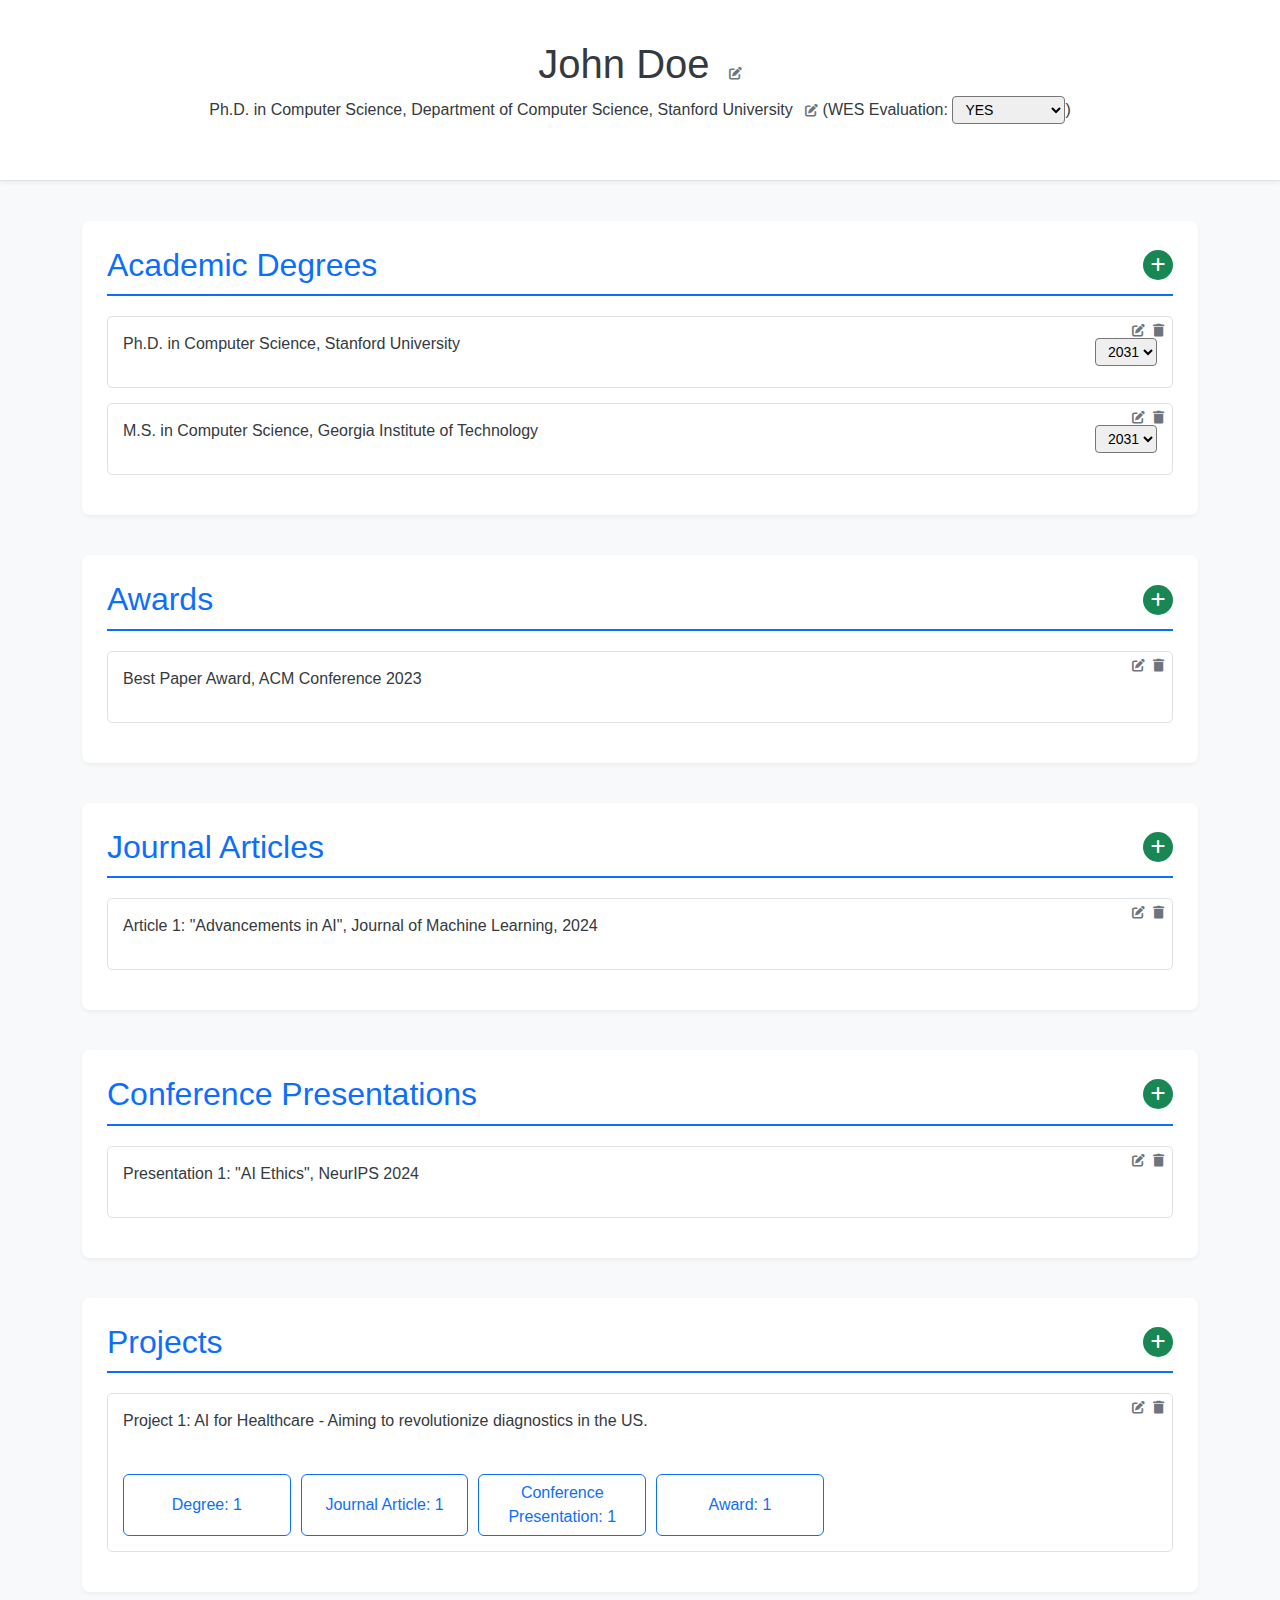
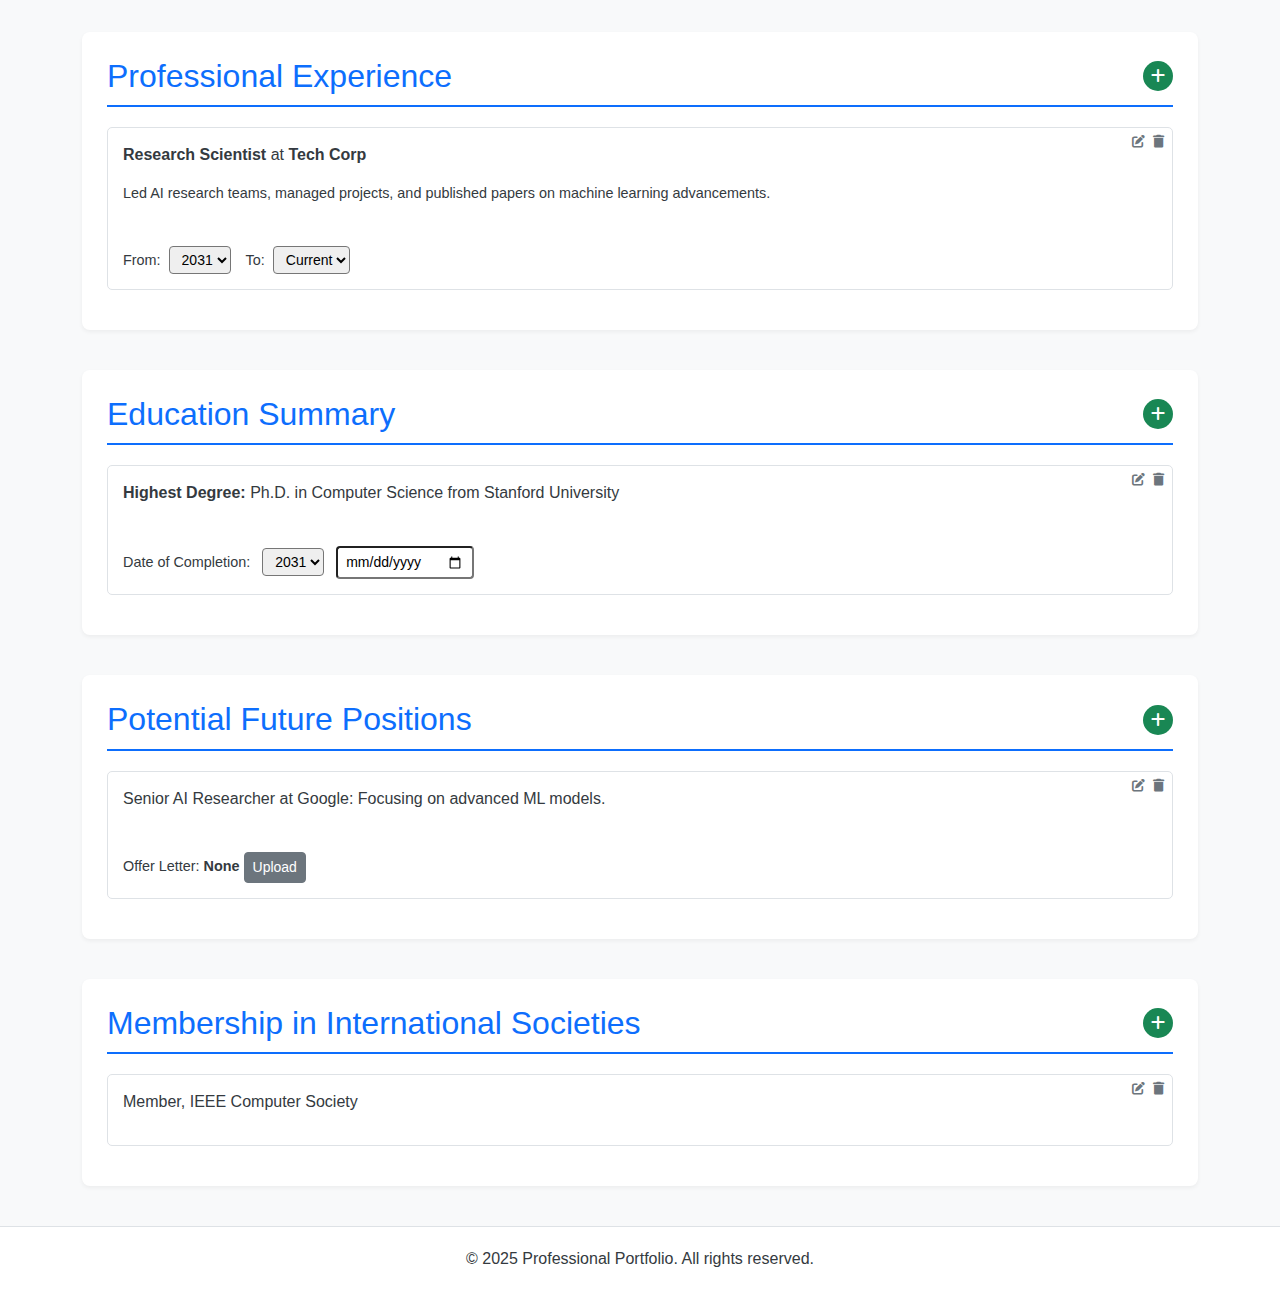
<file: index.html>
<!DOCTYPE html>
<html lang="en">
<head>
    <meta charset="UTF-8">
    <meta name="viewport" content="width=device-width, initial-scale=1.0">
    <title>Professional Portfolio</title>
    <link href="https://cdn.jsdelivr.net/npm/bootstrap@5.3.0/dist/css/bootstrap.min.css" rel="stylesheet">
    <link href="https://cdnjs.cloudflare.com/ajax/libs/font-awesome/6.4.0/css/all.min.css" rel="stylesheet">
    <style>
        body {
            font-family: 'Segoe UI', Tahoma, Geneva, Verdana, sans-serif;
            background-color: #f8f9fa; /* Light gray background */
            color: #343a40; /* Darker text for better contrast */
        }
        .header {
            background-color: #ffffff;
            color: #343a40;
            padding: 40px 20px;
            text-align: center;
            border-bottom: 1px solid #dee2e6;
            box-shadow: 0 2px 4px rgba(0,0,0,0.05);
        }
        .section {
            margin: 40px 0;
            padding: 25px;
            background: #ffffff;
            border-radius: 8px;
            box-shadow: 0 2px 4px rgba(0,0,0,0.05);
        }
        .section h2 {
            border-bottom: 2px solid #0d6efd; /* Professional blue */
            padding-bottom: 10px;
            margin-bottom: 20px;
            display: flex;
            justify-content: space-between;
            align-items: center;
            color: #0d6efd;
        }
        .edit-btn, .delete-btn {
            font-size: 0.8rem;
            cursor: pointer;
            margin-left: 8px;
            color: #6c757d; /* Subtle gray */
        }
        .edit-btn:hover {
            color: #0d6efd; /* Blue on hover */
        }
        .delete-btn:hover {
            color: #dc3545; /* Red on hover for delete */
        }
        .add-btn {
            background-color: #198754; /* Professional green */
            color: white;
            border: none;
            width: 30px;
            height: 30px;
            border-radius: 50%;
            cursor: pointer;
            display: flex;
            justify-content: center;
            align-items: center;
            font-size: 1rem;
            transition: background-color 0.2s;
        }
        .add-btn:hover {
            background-color: #157347; /* Darker green on hover */
        }
        .item {
            margin-bottom: 15px;
            padding: 15px;
            border: 1px solid #dee2e6;
            border-radius: 5px;
            position: relative;
            display: flex;
            align-items: center;
            gap: 15px;
        }
        .item-controls {
            position: absolute;
            top: 8px;
            right: 8px;
            display: flex;
        }
        .editable {
            outline: none;
            flex-grow: 1;
        }
        .editable:focus {
            border-bottom: 1px dashed #0d6efd;
        }
        .connections {
            margin-top: 10px;
            display: flex;
            flex-wrap: wrap;
            gap: 10px;
        }
        .connect-btn {
            flex: 1;
            min-width: 150px;
            border-color: #0d6efd;
            color: #0d6efd;
        }
        .connect-btn:hover {
            background-color: #0d6efd;
            color: white;
        }
        .offer-letter, .experience-dates, .education-date {
            margin-top: 10px;
            font-size: 0.9rem;
        }
        .experience-dates {
            display: flex;
            gap: 15px;
            align-items: center;
        }
        .file-name {
            font-weight: bold;
        }
        footer {
            text-align: center;
            padding: 20px;
            background: #ffffff;
            border-top: 1px solid #dee2e6;
            margin-top: 40px;
        }
    </style>
</head>
<body>
    <header class="header">
        <h1>
            <span id="name" class="editable" contenteditable="true">John Doe</span>
            <i class="fas fa-edit edit-btn" onclick="document.getElementById('name').focus();"></i>
        </h1>
        <p>
            <span id="degree" class="editable" contenteditable="true">Ph.D. in Computer Science, Department of Computer Science, Stanford University</span>
            <i class="fas fa-edit edit-btn" onclick="document.getElementById('degree').focus();"></i>
             (WES Evaluation: <select id="wes" class="form-select-sm">
                <option value="YES" selected>YES</option>
                <option value="NO">NO</option>
                <option value="NotRequired">Not Required</option>
            </select>)
        </p>
    </header>

    <div class="container">
        <section class="section" id="degrees-section">
            <h2>Academic Degrees <button class="add-btn" onclick="addDegree()"><i class="fas fa-plus"></i></button></h2>
            <div id="degrees-list">
                <div class="item">
                    <p class="editable" contenteditable="true">Ph.D. in Computer Science, Stanford University</p>
                    <select class="year-select form-select-sm"></select>
                    <div class="item-controls">
                        <i class="fas fa-edit edit-btn" title="Edit"></i>
                        <i class="fas fa-trash delete-btn" title="Delete"></i>
                    </div>
                </div>
                <div class="item">
                    <p class="editable" contenteditable="true">M.S. in Computer Science, Georgia Institute of Technology</p>
                    <select class="year-select form-select-sm"></select>
                    <div class="item-controls">
                        <i class="fas fa-edit edit-btn" title="Edit"></i>
                        <i class="fas fa-trash delete-btn" title="Delete"></i>
                    </div>
                </div>
            </div>
        </section>

        <section class="section" id="awards-section">
            <h2>Awards <button class="add-btn" onclick="addAward()"><i class="fas fa-plus"></i></button></h2>
            <div id="awards-list">
                <div class="item">
                    <p class="editable" contenteditable="true">Best Paper Award, ACM Conference 2023</p>
                    <div class="item-controls">
                        <i class="fas fa-edit edit-btn" title="Edit"></i>
                        <i class="fas fa-trash delete-btn" title="Delete"></i>
                    </div>
                </div>
            </div>
        </section>

        <section class="section" id="journals-section">
            <h2>Journal Articles <button class="add-btn" onclick="addJournal()"><i class="fas fa-plus"></i></button></h2>
            <div id="journals-list">
                <div class="item">
                    <p class="editable" contenteditable="true">Article 1: "Advancements in AI", Journal of Machine Learning, 2024</p>
                    <div class="item-controls">
                        <i class="fas fa-edit edit-btn" title="Edit"></i>
                        <i class="fas fa-trash delete-btn" title="Delete"></i>
                    </div>
                </div>
            </div>
        </section>

        <section class="section" id="conferences-section">
            <h2>Conference Presentations <button class="add-btn" onclick="addConference()"><i class="fas fa-plus"></i></button></h2>
            <div id="conferences-list">
                <div class="item">
                    <p class="editable" contenteditable="true">Presentation 1: "AI Ethics", NeurIPS 2024</p>
                    <div class="item-controls">
                        <i class="fas fa-edit edit-btn" title="Edit"></i>
                        <i class="fas fa-trash delete-btn" title="Delete"></i>
                    </div>
                </div>
            </div>
        </section>

        <section class="section" id="projects-section">
            <h2>Projects <button class="add-btn" onclick="addProject()"><i class="fas fa-plus"></i></button></h2>
            <div id="projects-list">
                <div class="item flex-column align-items-start" data-journals="1" data-conferences="1" data-awards="1" data-degrees="1">
                    <p class="editable" contenteditable="true">Project 1: AI for Healthcare - Aiming to revolutionize diagnostics in the US.</p>
                    <div class="connections">
                        <button class="btn btn-outline-primary connect-btn" data-type="degrees">Degrees (none)</button>
                        <button class="btn btn-outline-primary connect-btn" data-type="journals">Journal Articles (none)</button>
                        <button class="btn btn-outline-primary connect-btn" data-type="conferences">Conference Presentations (none)</button>
                        <button class="btn btn-outline-primary connect-btn" data-type="awards">Awards (none)</button>
                    </div>
                    <div class="item-controls">
                        <i class="fas fa-edit edit-btn" title="Edit"></i>
                        <i class="fas fa-trash delete-btn" title="Delete"></i>
                    </div>
                </div>
            </div>
        </section>
        
        <section class="section" id="experience-section">
            <h2>Professional Experience <button class="add-btn" onclick="addExperience()"><i class="fas fa-plus"></i></button></h2>
            <div id="experience-list">
                <div class="item flex-column align-items-start">
                    <div class="editable w-100">
                        <p contenteditable="true"><strong>Research Scientist</strong> at <strong>Tech Corp</strong></p>
                        <p contenteditable="true" style="font-size: 0.9rem;">Led AI research teams, managed projects, and published papers on machine learning advancements.</p>
                    </div>
                    <div class="experience-dates">
                        <div>
                            <label class="form-label-sm me-1">From:</label>
                            <select class="year-select form-select-sm"></select>
                        </div>
                        <div>
                            <label class="form-label-sm me-1">To:</label>
                            <select class="year-select-current form-select-sm"></select>
                        </div>
                    </div>
                    <div class="item-controls">
                        <i class="fas fa-edit edit-btn" title="Edit"></i>
                        <i class="fas fa-trash delete-btn" title="Delete"></i>
                    </div>
                </div>
            </div>
        </section>

        <section class="section" id="education-summary-section">
            <h2>Education Summary <button class="add-btn" onclick="addEducationSummary()"><i class="fas fa-plus"></i></button></h2>
            <div id="education-summary-list">
                <div class="item flex-column align-items-start">
                    <p class="editable" contenteditable="true"><strong>Highest Degree:</strong> Ph.D. in Computer Science from Stanford University</p>
                    <div class="education-date">
                        <label class="form-label-sm me-2">Date of Completion:</label>
                        <select class="year-select form-select-sm me-2"></select>
                        <input type="date" class="form-control-sm">
                    </div>
                    <div class="item-controls">
                        <i class="fas fa-edit edit-btn" title="Edit"></i>
                        <i class="fas fa-trash delete-btn" title="Delete"></i>
                    </div>
                </div>
            </div>
        </section>

        <section class="section" id="future-positions-section">
            <h2>Potential Future Positions <button class="add-btn" onclick="addFuturePosition()"><i class="fas fa-plus"></i></button></h2>
            <div id="future-positions-list">
                <div class="item flex-column align-items-start">
                    <p class="editable" contenteditable="true">Senior AI Researcher at Google: Focusing on advanced ML models.</p>
                    <div class="offer-letter">Offer Letter: <span class="file-name">None</span> <button class="btn btn-sm btn-secondary upload-btn">Upload</button> <input type="file" class="offer-file" style="display:none;"></div>
                    <div class="item-controls">
                        <i class="fas fa-edit edit-btn" title="Edit"></i>
                        <i class="fas fa-trash delete-btn" title="Delete"></i>
                    </div>
                </div>
            </div>
        </section>

        <section class="section" id="memberships-section">
            <h2>Membership in International Societies <button class="add-btn" onclick="addMembership()"><i class="fas fa-plus"></i></button></h2>
            <div id="memberships-list">
                <div class="item">
                    <p class="editable" contenteditable="true">Member, IEEE Computer Society</p>
                    <div class="item-controls">
                        <i class="fas fa-edit edit-btn" title="Edit"></i>
                        <i class="fas fa-trash delete-btn" title="Delete"></i>
                    </div>
                </div>
            </div>
        </section>
    </div>

    <div class="modal fade" id="connectModal" tabindex="-1" aria-labelledby="connectModalLabel" aria-hidden="true">
        <div class="modal-dialog">
            <div class="modal-content">
                <div class="modal-header">
                    <h5 class="modal-title" id="connectModalLabel">Select Items</h5>
                    <button type="button" class="btn-close" data-bs-dismiss="modal" aria-label="Close"></button>
                </div>
                <div class="modal-body" id="modal-body"></div>
                <div class="modal-footer">
                    <button type="button" class="btn btn-secondary" data-bs-dismiss="modal">Close</button>
                    <button type="button" class="btn btn-primary" onclick="saveSelections()">Save</button>
                </div>
            </div>
        </div>
    </div>

    <footer>
        <p>&copy; 2025 Professional Portfolio. All rights reserved.</p>
    </footer>

    <script src="https://cdn.jsdelivr.net/npm/bootstrap@5.3.0/dist/js/bootstrap.bundle.min.js"></script>
    <script>
        let currentType = '';
        let currentProject = null;
        const modalEl = document.getElementById('connectModal');
        const modal = new bootstrap.Modal(modalEl);
        const modalTitle = document.getElementById('connectModalLabel');
        const modalBody = document.getElementById('modal-body');

        // --- Helper Functions ---
        function generateYearOptions(startOffset = 5, endOffset = 70, includeCurrent = false) {
            let options = '';
            if (includeCurrent) {
                options += '<option value="Current">Current</option>';
            }
            const currentYear = new Date().getFullYear();
            for (let i = currentYear + startOffset; i >= currentYear - endOffset; i--) {
                options += `<option value="${i}">${i}</option>`;
            }
            return options;
        }

        function populateYearSelects() {
            const regularYearOptions = generateYearOptions();
            const currentYearOptions = generateYearOptions(5, 70, true);
            document.querySelectorAll('.year-select').forEach(sel => sel.innerHTML = regularYearOptions);
            document.querySelectorAll('.year-select-current').forEach(sel => sel.innerHTML = currentYearOptions);
        }

        // --- Connection Modal Logic ---
        function getItems(type) {
            const listId = type + '-list';
            const items = document.querySelectorAll(`#${listId} .item`);
            return Array.from(items).map((item, index) => ({
                id: index + 1,
                title: item.querySelector('p').innerText
            }));
        }

        function updateButton(btn, selected, type) {
            const typeLabels = {
                degrees: { singular: 'Degree', plural: 'Degrees' },
                journals: { singular: 'Journal Article', plural: 'Journal Articles' },
                conferences: { singular: 'Conference Presentation', plural: 'Conference Presentations' },
                awards: { singular: 'Award', plural: 'Awards' }
            };
            const labels = typeLabels[type];
            if (!selected || selected.length === 0 || selected.every(s => s === '')) {
                btn.innerText = `${labels.plural} (none)`;
            } else {
                const label = selected.length === 1 ? labels.singular : labels.plural;
                btn.innerText = `${label}: ${selected.join(', ')}`;
            }
        }
        
        function initializeButtons() {
            document.querySelectorAll('.connect-btn').forEach(btn => {
                const project = btn.closest('.item');
                const type = btn.dataset.type;
                const selected = project.dataset[type] ? project.dataset[type].split(',') : [];
                updateButton(btn, selected, type);
            });
        }
        
        function attachConnectListeners(element) {
            element.querySelectorAll('.connect-btn').forEach(btn => {
                btn.addEventListener('click', function() {
                    currentType = this.dataset.type;
                    currentProject = this.closest('.item');
                    modalTitle.innerText = 'Select ' + currentType.charAt(0).toUpperCase() + currentType.slice(1);
                    
                    const items = getItems(currentType);
                    let html = items.length > 0 ? '' : '<p>No items available to connect.</p>';
                    items.forEach(item => {
                        html += `
                            <div class="form-check">
                                <input class="form-check-input" type="checkbox" value="${item.id}" id="select-${currentType}-${item.id}">
                                <label class="form-check-label" for="select-${currentType}-${item.id}">${item.id}: ${item.title}</label>
                            </div>
                        `;
                    });
                    modalBody.innerHTML = html;

                    const currentSelected = currentProject.dataset[currentType] ? currentProject.dataset[currentType].split(',') : [];
                    currentSelected.forEach(id => {
                        const checkbox = document.getElementById(`select-${currentType}-${id}`);
                        if (checkbox) checkbox.checked = true;
                    });

                    modal.show();
                });
            });
        }
        
        function saveSelections() {
            const selected = Array.from(document.querySelectorAll('#modal-body .form-check-input:checked')).map(inp => inp.value);
            currentProject.dataset[currentType] = selected.join(',');
            const btn = currentProject.querySelector(`.connect-btn[data-type="${currentType}"]`);
            updateButton(btn, selected, currentType);
            modal.hide();
        }

        function attachUploadListeners(element) {
            element.querySelectorAll('.upload-btn').forEach(btn => {
                btn.onclick = () => btn.nextElementSibling.click();
            });
            element.querySelectorAll('.offer-file').forEach(inp => {
                inp.onchange = () => {
                    const fileNameSpan = inp.parentElement.querySelector('.file-name');
                    fileNameSpan.innerText = inp.files[0] ? inp.files[0].name : 'None';
                };
            });
        }
        
        // --- Generic Add Item Function ---
        function addItem(listId, content) {
            const list = document.getElementById(listId);
            const newItem = document.createElement('div');
            newItem.className = 'item';
            newItem.innerHTML = content;
            list.appendChild(newItem);
            return newItem;
        }

        // --- Section-specific Add Functions ---
        function addDegree() {
            const content = `
                <p class="editable" contenteditable="true">New Degree, University Name</p>
                <select class="year-select form-select-sm">${generateYearOptions()}</select>
                <div class="item-controls">
                    <i class="fas fa-edit edit-btn" title="Edit"></i>
                    <i class="fas fa-trash delete-btn" title="Delete"></i>
                </div>`;
            addItem('degrees-list', content);
        }
        
        function addAward() {
            const content = `
                <p class="editable" contenteditable="true">New Award</p>
                <div class="item-controls">
                    <i class="fas fa-edit edit-btn" title="Edit"></i>
                    <i class="fas fa-trash delete-btn" title="Delete"></i>
                </div>`;
            addItem('awards-list', content);
        }

        function addJournal() {
            const content = `
                <p class="editable" contenteditable="true">New Journal Article</p>
                <div class="item-controls">
                    <i class="fas fa-edit edit-btn" title="Edit"></i>
                    <i class="fas fa-trash delete-btn" title="Delete"></i>
                </div>`;
            addItem('journals-list', content);
        }

        function addConference() {
            const content = `
                <p class="editable" contenteditable="true">New Conference Presentation</p>
                <div class="item-controls">
                    <i class="fas fa-edit edit-btn" title="Edit"></i>
                    <i class="fas fa-trash delete-btn" title="Delete"></i>
                </div>`;
            addItem('conferences-list', content);
        }

        function addProject() {
            const content = `
                <p class="editable" contenteditable="true">New Project - Description here.</p>
                <div class="connections">
                    <button class="btn btn-outline-primary connect-btn" data-type="degrees">Degrees (none)</button>
                    <button class="btn btn-outline-primary connect-btn" data-type="journals">Journal Articles (none)</button>
                    <button class="btn btn-outline-primary connect-btn" data-type="conferences">Conference Presentations (none)</button>
                    <button class="btn btn-outline-primary connect-btn" data-type="awards">Awards (none)</button>
                </div>
                <div class="item-controls">
                    <i class="fas fa-edit edit-btn" title="Edit"></i>
                    <i class="fas fa-trash delete-btn" title="Delete"></i>
                </div>`;
            const newItem = addItem('projects-list', content);
            newItem.classList.add('flex-column', 'align-items-start');
            newItem.dataset.journals = '';
            newItem.dataset.conferences = '';
            newItem.dataset.awards = '';
            newItem.dataset.degrees = '';
            attachConnectListeners(newItem);
        }

        function addExperience() {
            const content = `
                <div class="editable w-100">
                    <p contenteditable="true"><strong>New Job Title</strong> at <strong>Company</strong></p>
                    <p contenteditable="true" style="font-size: 0.9rem;">Description of role.</p>
                </div>
                <div class="experience-dates">
                    <div>
                        <label class="form-label-sm me-1">From:</label>
                        <select class="year-select form-select-sm">${generateYearOptions()}</select>
                    </div>
                    <div>
                        <label class="form-label-sm me-1">To:</label>
                        <select class="year-select-current form-select-sm">${generateYearOptions(5, 70, true)}</select>
                    </div>
                </div>
                <div class="item-controls">
                    <i class="fas fa-edit edit-btn" title="Edit"></i>
                    <i class="fas fa-trash delete-btn" title="Delete"></i>
                </div>`;
            const newItem = addItem('experience-list', content);
            newItem.classList.add('flex-column', 'align-items-start');
        }

        function addEducationSummary() {
            const content = `
                <p class="editable" contenteditable="true"><strong>Highest Degree:</strong> Degree Name from University</p>
                <div class="education-date">
                    <label class="form-label-sm me-2">Date of Completion:</label>
                    <select class="year-select form-select-sm me-2">${generateYearOptions()}</select>
                    <input type="date" class="form-control-sm">
                </div>
                <div class="item-controls">
                    <i class="fas fa-edit edit-btn" title="Edit"></i>
                    <i class="fas fa-trash delete-btn" title="Delete"></i>
                </div>`;
            const newItem = addItem('education-summary-list', content);
            newItem.classList.add('flex-column', 'align-items-start');
        }

        function addFuturePosition() {
            const content = `
                <p class="editable" contenteditable="true">New Future Position</p>
                <div class="offer-letter">Offer Letter: <span class="file-name">None</span> <button class="btn btn-sm btn-secondary upload-btn">Upload</button> <input type="file" class="offer-file" style="display:none;"></div>
                <div class="item-controls">
                    <i class="fas fa-edit edit-btn" title="Edit"></i>
                    <i class="fas fa-trash delete-btn" title="Delete"></i>
                </div>`;
            const newItem = addItem('future-positions-list', content);
            newItem.classList.add('flex-column', 'align-items-start');
            attachUploadListeners(newItem);
        }

        function addMembership() {
            const content = `
                <p class="editable" contenteditable="true">New Membership</p>
                <div class="item-controls">
                    <i class="fas fa-edit edit-btn" title="Edit"></i>
                    <i class="fas fa-trash delete-btn" title="Delete"></i>
                </div>`;
            addItem('memberships-list', content);
        }
        
        // --- Global Event Listeners ---
        document.addEventListener('click', function(e) {
            // Handle Edit Clicks
            if (e.target.matches('.edit-btn')) {
                const editable = e.target.closest('.item')?.querySelector('.editable [contenteditable="true"]');
                if (editable) {
                    editable.focus();
                }
            }
            // Handle Delete Clicks
            if (e.target.matches('.delete-btn')) {
                const item = e.target.closest('.item');
                if (item && confirm('Are you sure you want to delete this item?')) {
                    item.remove();
                }
            }
        });

        // --- Initial Setup ---
        document.addEventListener('DOMContentLoaded', function() {
            populateYearSelects();
            initializeButtons();
            attachConnectListeners(document);
            attachUploadListeners(document);
        });
    </script>
</body>
</html>
</file>
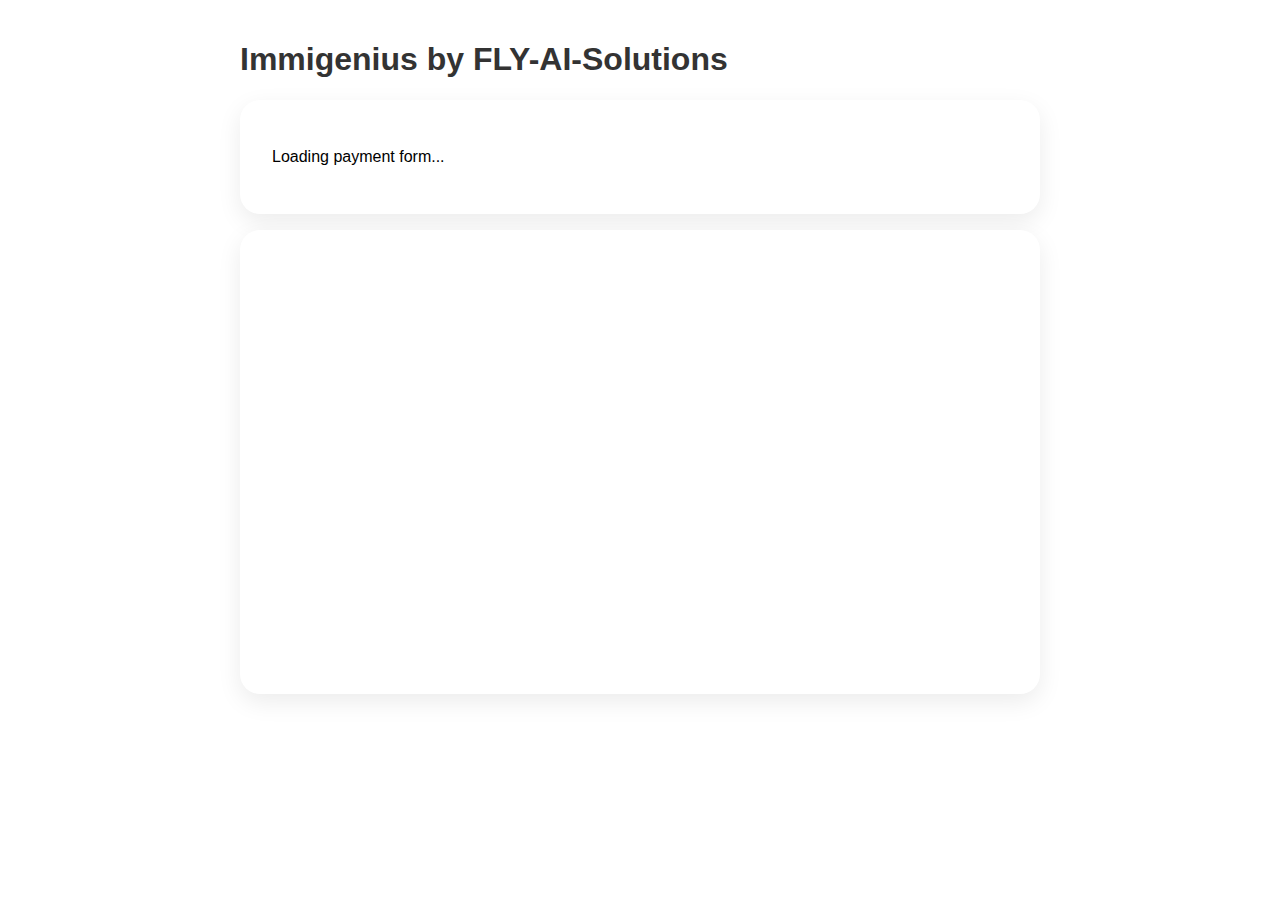
<file: checkout.html>
<!DOCTYPE html>
<html lang="en">
<head>
  <meta charset="UTF-8">
  <meta name="viewport" content="width=device-width, initial-scale=1.0">
  <meta name="description" content="Payment for NIW Eligibility Report - by ImmiGeniUS">
  <title>ImmiGeniUS I-140 Payment</title>
  <link rel="stylesheet" href="style.css">
  <script src="https://js.stripe.com/v3/" defer></script>
  <script src="checkout.js" defer></script>
</head>
<body>
  <header>
    <h1>Immigenius by FLY-AI-Solutions</h1>
  </header>
  <main>
    <section id="loading" aria-live="polite">
      <p>Loading payment form...</p>
    </section>
    <section id="checkout" aria-live="polite">
      <!-- Stripe embedded checkout form will be inserted here -->
    </section>
    <section id="error-message" class="hidden" aria-live="polite">
      <h2>Payment Error</h2>
      <p id="error-text">Unable to load payment form. Please try again or contact <a href="mailto:support@immigenius.us">faiyaz_abrar@icloud.com</a>.</p>
    </section>
  </main>
</body>
</html>
</file>
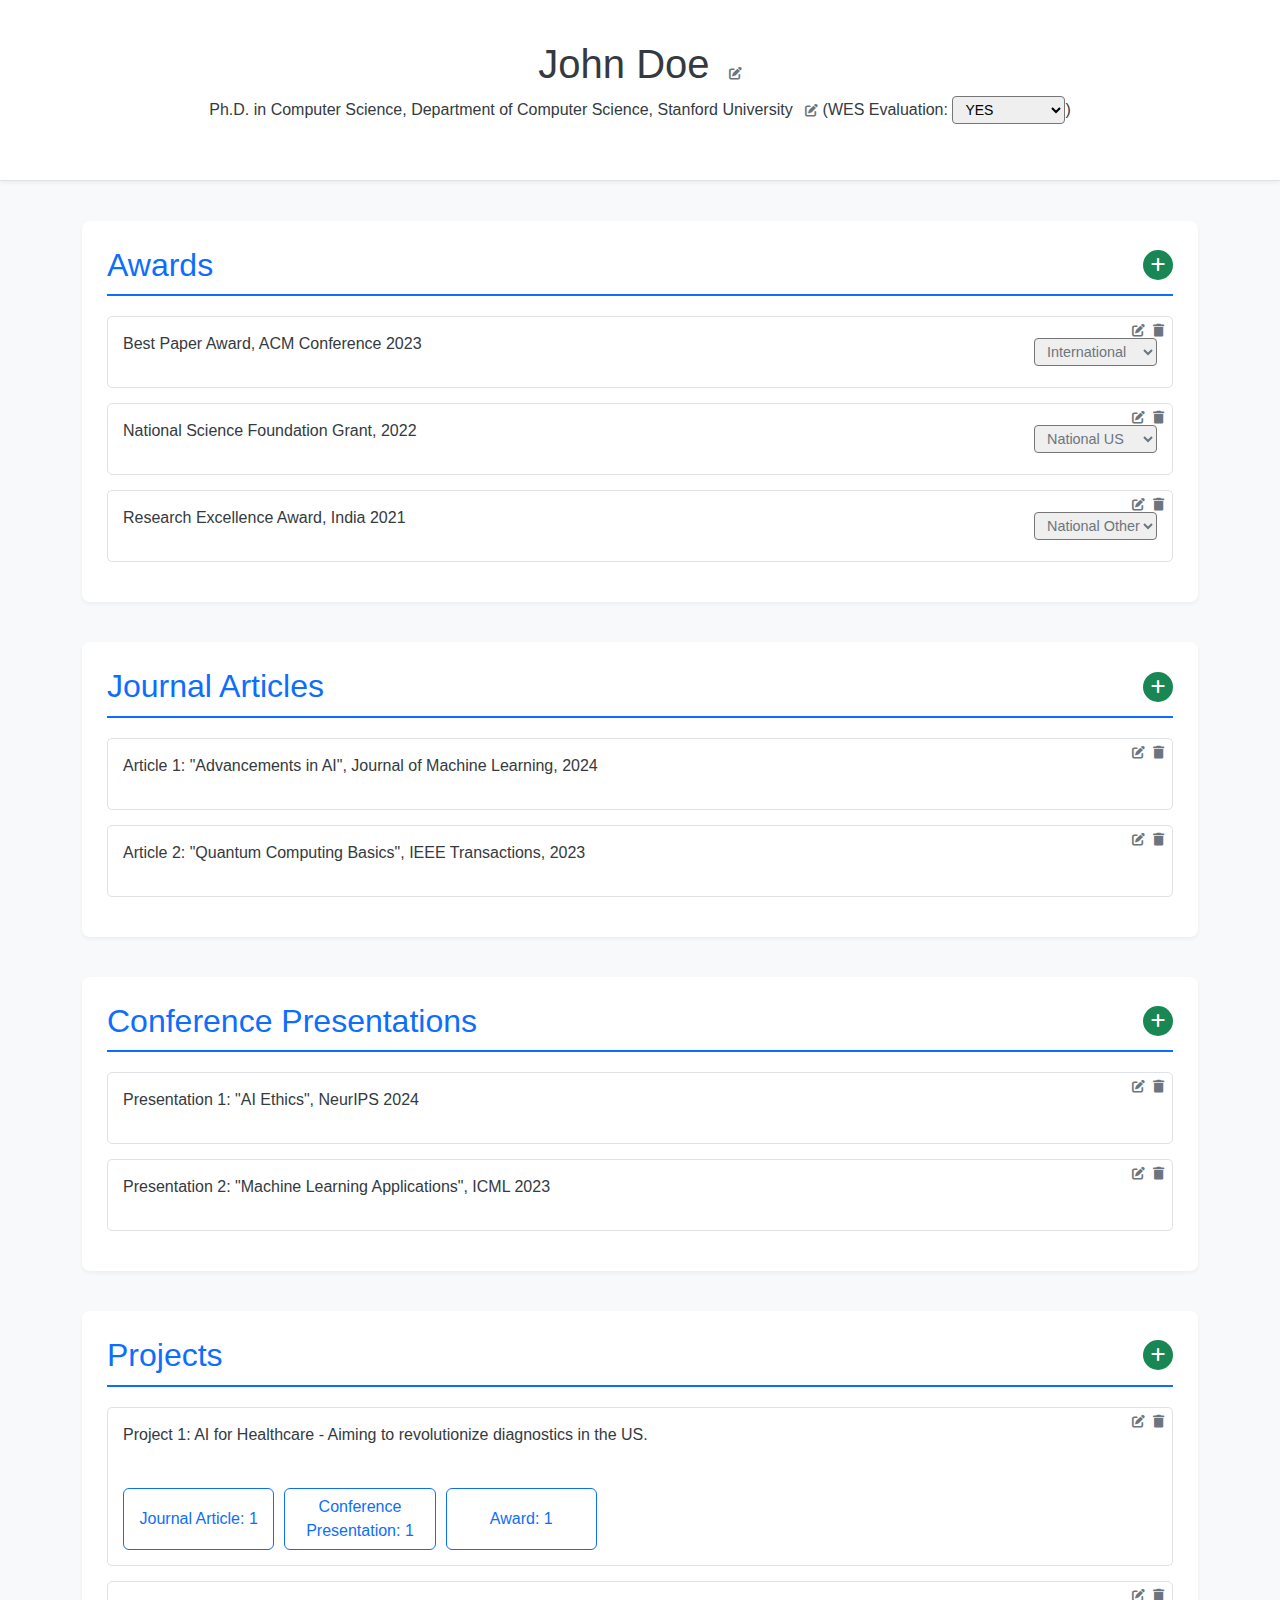
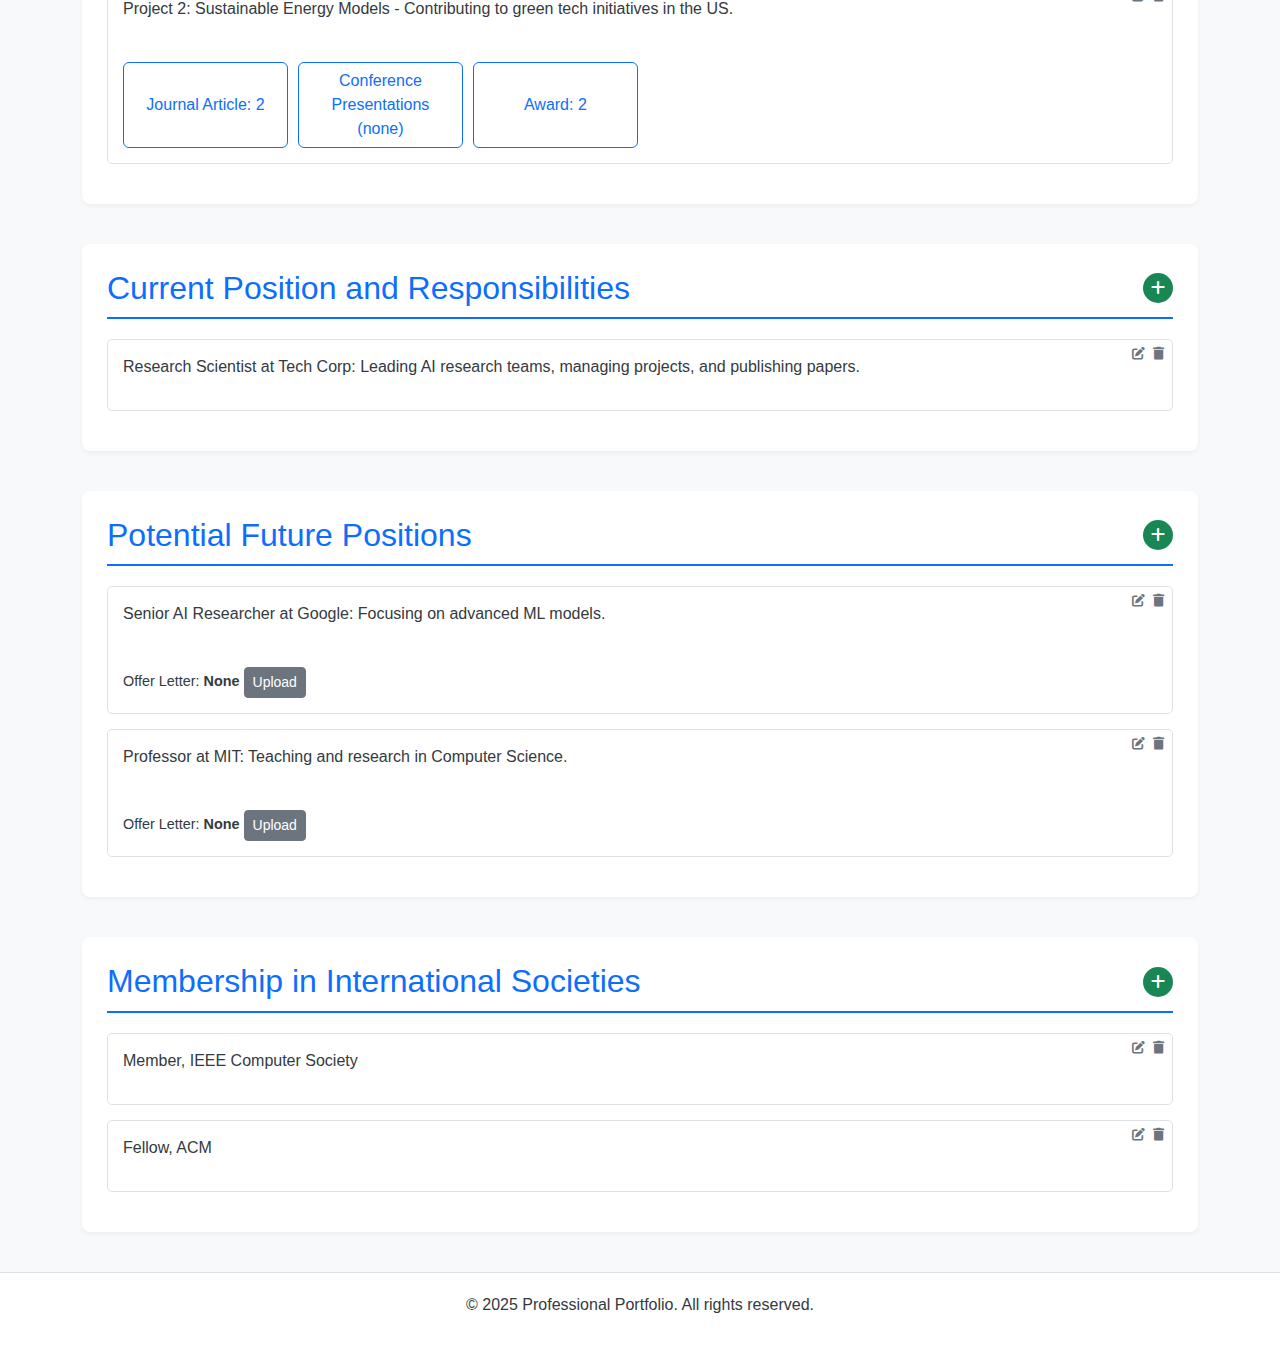
<file: index_old.html>
<!DOCTYPE html>
<html lang="en">
<head>
    <meta charset="UTF-8">
    <meta name="viewport" content="width=device-width, initial-scale=1.0">
    <title>Professional Portfolio</title>
    <link href="https://cdn.jsdelivr.net/npm/bootstrap@5.3.0/dist/css/bootstrap.min.css" rel="stylesheet">
    <link href="https://cdnjs.cloudflare.com/ajax/libs/font-awesome/6.4.0/css/all.min.css" rel="stylesheet">
    <style>
        body {
            font-family: 'Segoe UI', Tahoma, Geneva, Verdana, sans-serif;
            background-color: #f8f9fa; /* Light gray background */
            color: #343a40; /* Darker text for better contrast */
        }
        .header {
            background-color: #ffffff;
            color: #343a40;
            padding: 40px 20px;
            text-align: center;
            border-bottom: 1px solid #dee2e6;
            box-shadow: 0 2px 4px rgba(0,0,0,0.05);
        }
        .section {
            margin: 40px 0;
            padding: 25px;
            background: #ffffff;
            border-radius: 8px;
            box-shadow: 0 2px 4px rgba(0,0,0,0.05);
        }
        .section h2 {
            border-bottom: 2px solid #0d6efd; /* Professional blue */
            padding-bottom: 10px;
            margin-bottom: 20px;
            display: flex;
            justify-content: space-between;
            align-items: center;
            color: #0d6efd;
        }
        .edit-btn, .delete-btn {
            font-size: 0.8rem;
            cursor: pointer;
            margin-left: 8px;
            color: #6c757d; /* Subtle gray */
        }
        .edit-btn:hover {
            color: #0d6efd; /* Blue on hover */
        }
        .delete-btn:hover {
            color: #dc3545; /* Red on hover for delete */
        }
        .add-btn {
            background-color: #198754; /* Professional green */
            color: white;
            border: none;
            width: 30px;
            height: 30px;
            border-radius: 50%;
            cursor: pointer;
            display: flex;
            justify-content: center;
            align-items: center;
            font-size: 1rem;
            transition: background-color 0.2s;
        }
        .add-btn:hover {
            background-color: #157347; /* Darker green on hover */
        }
        .item {
            margin-bottom: 15px;
            padding: 15px;
            border: 1px solid #dee2e6;
            border-radius: 5px;
            position: relative;
            display: flex;
            align-items: center;
            gap: 15px;
        }
        .item-controls {
            position: absolute;
            top: 8px;
            right: 8px;
            display: flex;
        }
        .editable {
            outline: none;
            flex-grow: 1;
        }
        .editable:focus {
            border-bottom: 1px dashed #0d6efd;
        }
        .award-type-select {
            font-size: 0.9rem;
            color: #6c757d;
        }
        .connections {
            margin-top: 10px;
            display: flex;
            gap: 10px;
        }
        .connect-btn {
            flex: 1;
            border-color: #0d6efd;
            color: #0d6efd;
        }
        .connect-btn:hover {
            background-color: #0d6efd;
            color: white;
        }
        .offer-letter {
            margin-top: 10px;
            font-size: 0.9rem;
        }
        .file-name {
            font-weight: bold;
        }
        footer {
            text-align: center;
            padding: 20px;
            background: #ffffff;
            border-top: 1px solid #dee2e6;
            margin-top: 40px;
        }
    </style>
</head>
<body>
    <header class="header">
        <h1>
            <span id="name" class="editable" contenteditable="true">John Doe</span>
            <i class="fas fa-edit edit-btn" onclick="document.getElementById('name').focus();"></i>
        </h1>
        <p>
            <span id="degree" class="editable" contenteditable="true">Ph.D. in Computer Science, Department of Computer Science, Stanford University</span>
            <i class="fas fa-edit edit-btn" onclick="document.getElementById('degree').focus();"></i>
             (WES Evaluation: <select id="wes" class="form-select-sm">
                <option value="YES" selected>YES</option>
                <option value="NO">NO</option>
                <option value="NotRequired">Not Required</option>
            </select>)
        </p>
    </header>

    <div class="container">
        <section class="section" id="awards-section">
            <h2>Awards <button class="add-btn" onclick="addAward()"><i class="fas fa-plus"></i></button></h2>
            <div id="awards-list">
                <div class="item">
                    <p class="editable" contenteditable="true">Best Paper Award, ACM Conference 2023</p>
                    <select class="award-type-select form-select-sm">
                        <option value="International" selected>International</option>
                        <option value="National US">National US</option>
                        <option value="National Other">National Other</option>
                    </select>
                    <div class="item-controls">
                        <i class="fas fa-edit edit-btn" title="Edit"></i>
                        <i class="fas fa-trash delete-btn" title="Delete"></i>
                    </div>
                </div>
                <div class="item">
                    <p class="editable" contenteditable="true">National Science Foundation Grant, 2022</p>
                    <select class="award-type-select form-select-sm">
                        <option value="International">International</option>
                        <option value="National US" selected>National US</option>
                        <option value="National Other">National Other</option>
                    </select>
                    <div class="item-controls">
                        <i class="fas fa-edit edit-btn" title="Edit"></i>
                        <i class="fas fa-trash delete-btn" title="Delete"></i>
                    </div>
                </div>
                <div class="item">
                    <p class="editable" contenteditable="true">Research Excellence Award, India 2021</p>
                    <select class="award-type-select form-select-sm">
                        <option value="International">International</option>
                        <option value="National US">National US</option>
                        <option value="National Other" selected>National Other</option>
                    </select>
                    <div class="item-controls">
                        <i class="fas fa-edit edit-btn" title="Edit"></i>
                        <i class="fas fa-trash delete-btn" title="Delete"></i>
                    </div>
                </div>
            </div>
        </section>

        <section class="section" id="journals-section">
            <h2>Journal Articles <button class="add-btn" onclick="addJournal()"><i class="fas fa-plus"></i></button></h2>
            <div id="journals-list">
                <div class="item">
                    <p class="editable" contenteditable="true">Article 1: "Advancements in AI", Journal of Machine Learning, 2024</p>
                    <div class="item-controls">
                        <i class="fas fa-edit edit-btn" title="Edit"></i>
                        <i class="fas fa-trash delete-btn" title="Delete"></i>
                    </div>
                </div>
                <div class="item">
                    <p class="editable" contenteditable="true">Article 2: "Quantum Computing Basics", IEEE Transactions, 2023</p>
                    <div class="item-controls">
                        <i class="fas fa-edit edit-btn" title="Edit"></i>
                        <i class="fas fa-trash delete-btn" title="Delete"></i>
                    </div>
                </div>
            </div>
        </section>

        <section class="section" id="conferences-section">
            <h2>Conference Presentations <button class="add-btn" onclick="addConference()"><i class="fas fa-plus"></i></button></h2>
            <div id="conferences-list">
                <div class="item">
                    <p class="editable" contenteditable="true">Presentation 1: "AI Ethics", NeurIPS 2024</p>
                    <div class="item-controls">
                        <i class="fas fa-edit edit-btn" title="Edit"></i>
                        <i class="fas fa-trash delete-btn" title="Delete"></i>
                    </div>
                </div>
                <div class="item">
                    <p class="editable" contenteditable="true">Presentation 2: "Machine Learning Applications", ICML 2023</p>
                    <div class="item-controls">
                        <i class="fas fa-edit edit-btn" title="Edit"></i>
                        <i class="fas fa-trash delete-btn" title="Delete"></i>
                    </div>
                </div>
            </div>
        </section>

        <section class="section" id="projects-section">
            <h2>Projects <button class="add-btn" onclick="addProject()"><i class="fas fa-plus"></i></button></h2>
            <div id="projects-list">
                <div class="item flex-column align-items-start" data-journals="1" data-conferences="1" data-awards="1">
                    <p class="editable" contenteditable="true">Project 1: AI for Healthcare - Aiming to revolutionize diagnostics in the US.</p>
                    <div class="connections">
                        <button class="btn btn-outline-primary connect-btn" data-type="journals">Journal Articles (none)</button>
                        <button class="btn btn-outline-primary connect-btn" data-type="conferences">Conference Presentations (none)</button>
                        <button class="btn btn-outline-primary connect-btn" data-type="awards">Awards (none)</button>
                    </div>
                    <div class="item-controls">
                        <i class="fas fa-edit edit-btn" title="Edit"></i>
                        <i class="fas fa-trash delete-btn" title="Delete"></i>
                    </div>
                </div>
                <div class="item flex-column align-items-start" data-journals="2" data-conferences="" data-awards="2">
                    <p class="editable" contenteditable="true">Project 2: Sustainable Energy Models - Contributing to green tech initiatives in the US.</p>
                    <div class="connections">
                        <button class="btn btn-outline-primary connect-btn" data-type="journals">Journal Articles (none)</button>
                        <button class="btn btn-outline-primary connect-btn" data-type="conferences">Conference Presentations (none)</button>
                        <button class="btn btn-outline-primary connect-btn" data-type="awards">Awards (none)</button>
                    </div>
                    <div class="item-controls">
                        <i class="fas fa-edit edit-btn" title="Edit"></i>
                        <i class="fas fa-trash delete-btn" title="Delete"></i>
                    </div>
                </div>
            </div>
        </section>

        <section class="section" id="current-position-section">
            <h2>Current Position and Responsibilities <button class="add-btn" onclick="addCurrentPosition()"><i class="fas fa-plus"></i></button></h2>
            <div id="current-position-list">
                <div class="item">
                    <p class="editable" contenteditable="true">Research Scientist at Tech Corp: Leading AI research teams, managing projects, and publishing papers.</p>
                    <div class="item-controls">
                        <i class="fas fa-edit edit-btn" title="Edit"></i>
                        <i class="fas fa-trash delete-btn" title="Delete"></i>
                    </div>
                </div>
            </div>
        </section>

        <section class="section" id="future-positions-section">
            <h2>Potential Future Positions <button class="add-btn" onclick="addFuturePosition()"><i class="fas fa-plus"></i></button></h2>
            <div id="future-positions-list">
                <div class="item flex-column align-items-start">
                    <p class="editable" contenteditable="true">Senior AI Researcher at Google: Focusing on advanced ML models.</p>
                    <div class="offer-letter">Offer Letter: <span class="file-name">None</span> <button class="btn btn-sm btn-secondary upload-btn">Upload</button> <input type="file" class="offer-file" style="display:none;"></div>
                    <div class="item-controls">
                        <i class="fas fa-edit edit-btn" title="Edit"></i>
                        <i class="fas fa-trash delete-btn" title="Delete"></i>
                    </div>
                </div>
                <div class="item flex-column align-items-start">
                    <p class="editable" contenteditable="true">Professor at MIT: Teaching and research in Computer Science.</p>
                    <div class="offer-letter">Offer Letter: <span class="file-name">None</span> <button class="btn btn-sm btn-secondary upload-btn">Upload</button> <input type="file" class="offer-file" style="display:none;"></div>
                    <div class="item-controls">
                        <i class="fas fa-edit edit-btn" title="Edit"></i>
                        <i class="fas fa-trash delete-btn" title="Delete"></i>
                    </div>
                </div>
            </div>
        </section>

        <section class="section" id="memberships-section">
            <h2>Membership in International Societies <button class="add-btn" onclick="addMembership()"><i class="fas fa-plus"></i></button></h2>
            <div id="memberships-list">
                <div class="item">
                    <p class="editable" contenteditable="true">Member, IEEE Computer Society</p>
                    <div class="item-controls">
                        <i class="fas fa-edit edit-btn" title="Edit"></i>
                        <i class="fas fa-trash delete-btn" title="Delete"></i>
                    </div>
                </div>
                <div class="item">
                    <p class="editable" contenteditable="true">Fellow, ACM</p>
                    <div class="item-controls">
                        <i class="fas fa-edit edit-btn" title="Edit"></i>
                        <i class="fas fa-trash delete-btn" title="Delete"></i>
                    </div>
                </div>
            </div>
        </section>
    </div>

    <div class="modal fade" id="connectModal" tabindex="-1" aria-labelledby="connectModalLabel" aria-hidden="true">
        <div class="modal-dialog">
            <div class="modal-content">
                <div class="modal-header">
                    <h5 class="modal-title" id="connectModalLabel">Select Items</h5>
                    <button type="button" class="btn-close" data-bs-dismiss="modal" aria-label="Close"></button>
                </div>
                <div class="modal-body" id="modal-body">
                    </div>
                <div class="modal-footer">
                    <button type="button" class="btn btn-secondary" data-bs-dismiss="modal">Close</button>
                    <button type="button" class="btn btn-primary" onclick="saveSelections()">Save</button>
                </div>
            </div>
        </div>
    </div>

    <footer>
        <p>&copy; 2025 Professional Portfolio. All rights reserved.</p>
    </footer>

    <script src="https://cdn.jsdelivr.net/npm/bootstrap@5.3.0/dist/js/bootstrap.bundle.min.js"></script>
    <script>
        let currentType = '';
        let currentProject = null;
        const modalEl = document.getElementById('connectModal');
        const modal = new bootstrap.Modal(modalEl);
        const modalTitle = document.getElementById('connectModalLabel');
        const modalBody = document.getElementById('modal-body');

        function getItems(type) {
            const listId = type + '-list';
            const items = document.querySelectorAll(`#${listId} .item`);
            return Array.from(items).map((item, index) => ({
                id: index + 1,
                title: item.querySelector('p').innerText
            }));
        }

        function updateButton(btn, selected, type) {
            const typeLabels = {
                journals: { singular: 'Journal Article', plural: 'Journal Articles' },
                conferences: { singular: 'Conference Presentation', plural: 'Conference Presentations' },
                awards: { singular: 'Award', plural: 'Awards' }
            };
            const labels = typeLabels[type];
            if (selected.length === 0 || selected.every(s => s === '')) {
                btn.innerText = `${labels.plural} (none)`;
            } else {
                const label = selected.length === 1 ? labels.singular : labels.plural;
                btn.innerText = `${label}: ${selected.join(', ')}`;
            }
        }
        
        function initializeButtons() {
            document.querySelectorAll('.connect-btn').forEach(btn => {
                const project = btn.closest('.item');
                const type = btn.dataset.type;
                const selected = project.dataset[type] ? project.dataset[type].split(',') : [];
                updateButton(btn, selected, type);
            });
        }
        
        function attachConnectListeners(element) {
            element.querySelectorAll('.connect-btn').forEach(btn => {
                btn.addEventListener('click', function() {
                    currentType = this.dataset.type;
                    currentProject = this.closest('.item');
                    modalTitle.innerText = 'Select ' + currentType.charAt(0).toUpperCase() + currentType.slice(1);
                    
                    const items = getItems(currentType);
                    let html = items.length > 0 ? '' : '<p>No items available to connect.</p>';
                    items.forEach(item => {
                        html += `
                            <div class="form-check">
                                <input class="form-check-input" type="checkbox" value="${item.id}" id="select-${item.id}">
                                <label class="form-check-label" for="select-${item.id}">${item.id}: ${item.title}</label>
                            </div>
                        `;
                    });
                    modalBody.innerHTML = html;

                    const currentSelected = currentProject.dataset[currentType] ? currentProject.dataset[currentType].split(',') : [];
                    currentSelected.forEach(id => {
                        const checkbox = document.getElementById('select-' + id);
                        if (checkbox) checkbox.checked = true;
                    });

                    modal.show();
                });
            });
        }
        
        function saveSelections() {
            const selected = Array.from(document.querySelectorAll('#modal-body .form-check-input:checked')).map(inp => inp.value);
            currentProject.dataset[currentType] = selected.join(',');
            const btn = currentProject.querySelector(`.connect-btn[data-type="${currentType}"]`);
            updateButton(btn, selected, currentType);
            modal.hide();
        }

        function attachUploadListeners(element) {
            element.querySelectorAll('.upload-btn').forEach(btn => {
                btn.onclick = () => btn.nextElementSibling.click();
            });
            element.querySelectorAll('.offer-file').forEach(inp => {
                inp.onchange = () => {
                    const fileNameSpan = inp.parentElement.querySelector('.file-name');
                    fileNameSpan.innerText = inp.files[0] ? inp.files[0].name : 'None';
                };
            });
        }
        
        // --- Generic Add/Delete Functions ---
        function addItem(listId, content) {
            const list = document.getElementById(listId);
            const newItem = document.createElement('div');
            newItem.className = 'item';
            newItem.innerHTML = content;
            list.appendChild(newItem);
            return newItem;
        }

        function addAward() {
            const content = `
                <p class="editable" contenteditable="true">New Award</p>
                <select class="award-type-select form-select-sm">
                    <option value="International" selected>International</option>
                    <option value="National US">National US</option>
                    <option value="National Other">National Other</option>
                </select>
                <div class="item-controls">
                    <i class="fas fa-edit edit-btn" title="Edit"></i>
                    <i class="fas fa-trash delete-btn" title="Delete"></i>
                </div>
            `;
            addItem('awards-list', content);
        }

        function addJournal() {
            const content = `
                <p class="editable" contenteditable="true">New Journal Article</p>
                <div class="item-controls">
                    <i class="fas fa-edit edit-btn" title="Edit"></i>
                    <i class="fas fa-trash delete-btn" title="Delete"></i>
                </div>
            `;
            addItem('journals-list', content);
        }

        function addConference() {
            const content = `
                <p class="editable" contenteditable="true">New Conference Presentation</p>
                <div class="item-controls">
                    <i class="fas fa-edit edit-btn" title="Edit"></i>
                    <i class="fas fa-trash delete-btn" title="Delete"></i>
                </div>
            `;
            addItem('conferences-list', content);
        }

        function addProject() {
            const content = `
                <p class="editable" contenteditable="true">New Project - Description here.</p>
                <div class="connections">
                    <button class="btn btn-outline-primary connect-btn" data-type="journals">Journal Articles (none)</button>
                    <button class="btn btn-outline-primary connect-btn" data-type="conferences">Conference Presentations (none)</button>
                    <button class="btn btn-outline-primary connect-btn" data-type="awards">Awards (none)</button>
                </div>
                <div class="item-controls">
                    <i class="fas fa-edit edit-btn" title="Edit"></i>
                    <i class="fas fa-trash delete-btn" title="Delete"></i>
                </div>
            `;
            const newItem = addItem('projects-list', content);
            newItem.classList.add('flex-column', 'align-items-start');
            newItem.dataset.journals = '';
            newItem.dataset.conferences = '';
            newItem.dataset.awards = '';
            attachConnectListeners(newItem);
        }

        function addCurrentPosition() {
            const content = `
                <p class="editable" contenteditable="true">New Position: Description here.</p>
                <div class="item-controls">
                    <i class="fas fa-edit edit-btn" title="Edit"></i>
                    <i class="fas fa-trash delete-btn" title="Delete"></i>
                </div>
            `;
            addItem('current-position-list', content);
        }

        function addFuturePosition() {
            const content = `
                <p class="editable" contenteditable="true">New Future Position</p>
                <div class="offer-letter">Offer Letter: <span class="file-name">None</span> <button class="btn btn-sm btn-secondary upload-btn">Upload</button> <input type="file" class="offer-file" style="display:none;"></div>
                <div class="item-controls">
                    <i class="fas fa-edit edit-btn" title="Edit"></i>
                    <i class="fas fa-trash delete-btn" title="Delete"></i>
                </div>
            `;
            const newItem = addItem('future-positions-list', content);
            newItem.classList.add('flex-column', 'align-items-start');
            attachUploadListeners(newItem);
        }

        function addMembership() {
            const content = `
                <p class="editable" contenteditable="true">New Membership</p>
                <div class="item-controls">
                    <i class="fas fa-edit edit-btn" title="Edit"></i>
                    <i class="fas fa-trash delete-btn" title="Delete"></i>
                </div>
            `;
            addItem('memberships-list', content);
        }
        
        // --- Global Event Listeners ---
        document.addEventListener('click', function(e) {
            // Handle Edit Clicks
            if (e.target.matches('.edit-btn')) {
                const editable = e.target.closest('.item')?.querySelector('.editable');
                if (editable) {
                    editable.focus();
                }
            }

            // Handle Delete Clicks
            if (e.target.matches('.delete-btn')) {
                const item = e.target.closest('.item');
                if (item && confirm('Are you sure you want to delete this item?')) {
                    item.remove();
                }
            }
        });

        // --- Initial Setup ---
        document.addEventListener('DOMContentLoaded', function() {
            initializeButtons();
            attachConnectListeners(document);
            attachUploadListeners(document);
        });
    </script>
</body>
</html>
</file>
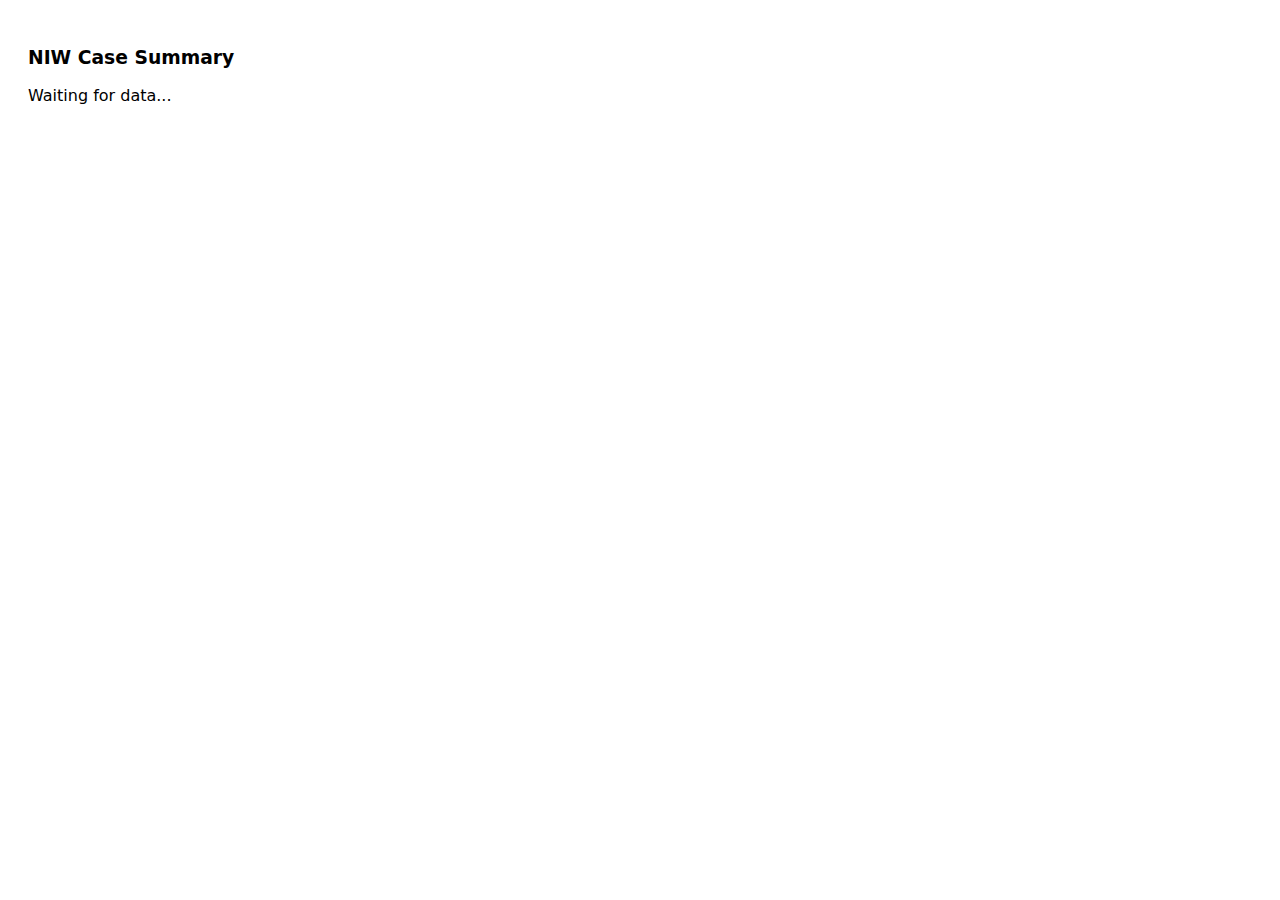
<file: niw_case_summary.html>
<!DOCTYPE html>
<html>
  <head>
    <meta charset="utf-8">
    <title>NIW Case Summary Widget</title>
    <style>
      body {
        font-family: system-ui, sans-serif;
        padding: 20px;
      }
      .pathway {
        margin: 8px 0;
        padding: 10px;
        border-left: 4px solid #007bff;
      }
    </style>
  </head>
  <body>
    <h3 id="title">NIW Case Summary</h3>
    <div id="summaryContent">Waiting for data...</div>

    <script>
      // Tell parent we’re ready
      window.parent.postMessage({ type: "widgetReady" }, "*");

      window.addEventListener("message", (event) => {
        if (event.data.type === "updateSummary") {
          const summary = event.data.data;
          document.getElementById("title").innerText = summary.title || "NIW Case Summary";

          let html = "";
          for (const p of summary.pathways || []) {
            html += `
              <div class="pathway" style="border-color:${p.badgeColor || '#007bff'}">
                <strong>${p.label}</strong> - <em>${p.status}</em><br>
                ${p.summary}
              </div>
            `;
          }
          document.getElementById("summaryContent").innerHTML = html;
        }
      });
    </script>
  </body>
</html>
</file>
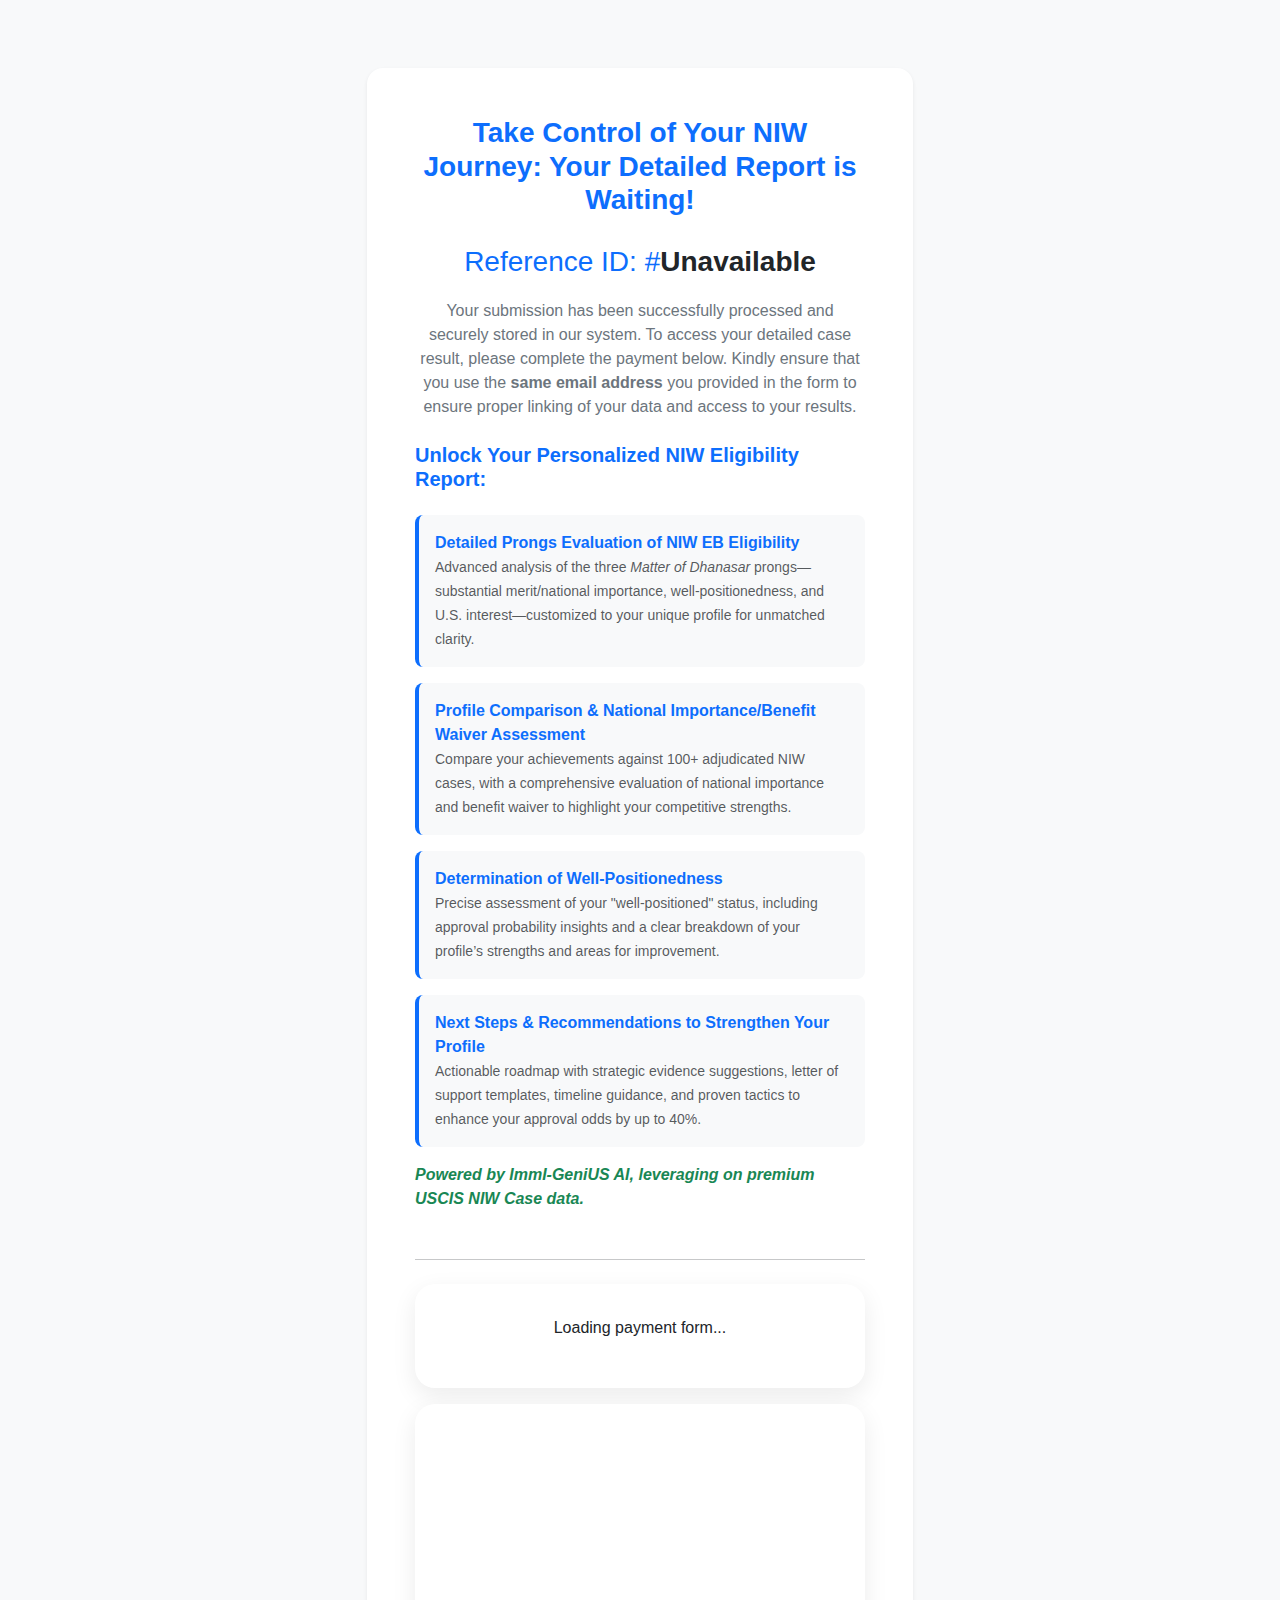
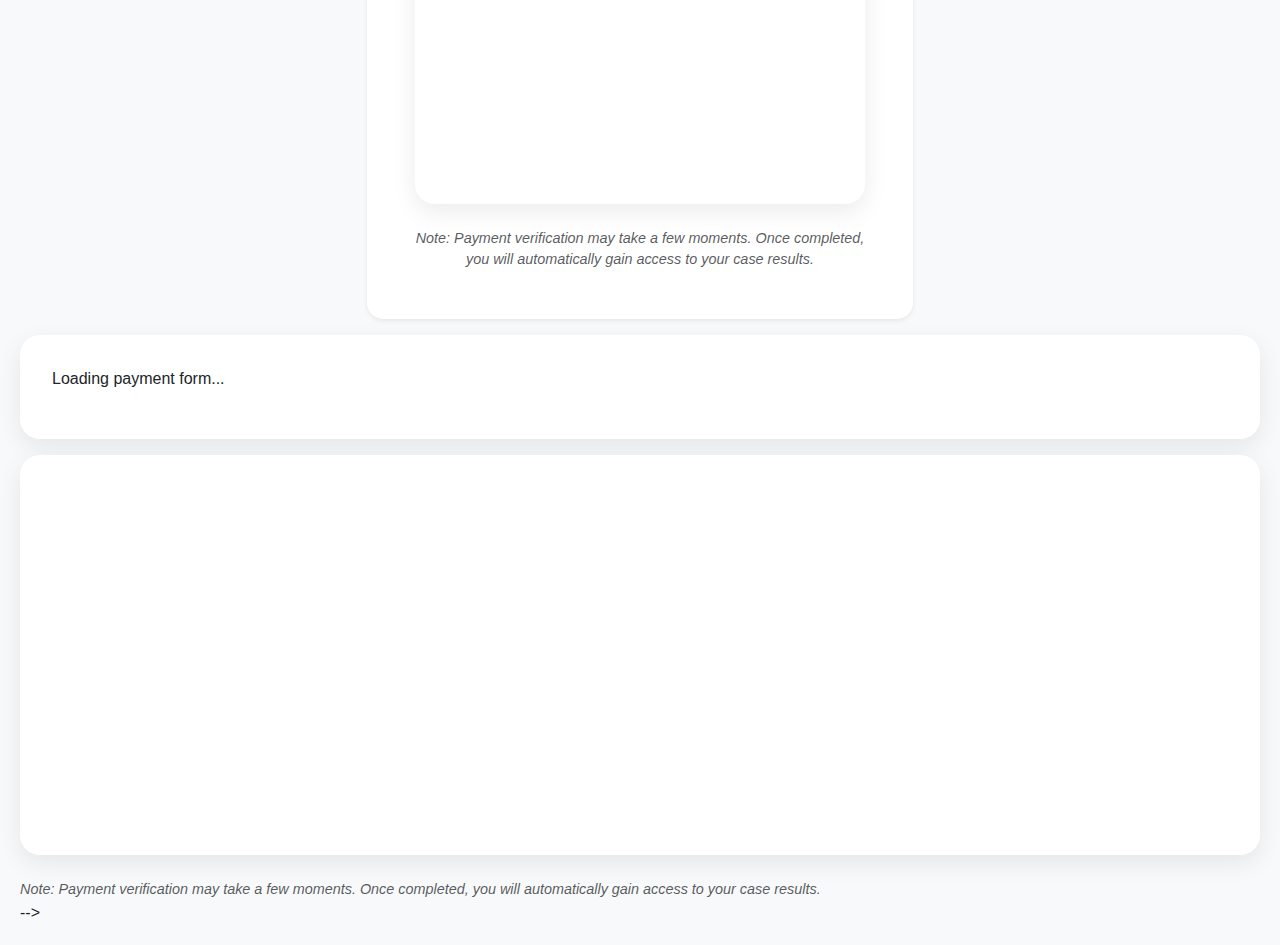
<file: payment.html>
<!DOCTYPE html>
<html lang="en">
  <head>
    <meta charset="UTF-8" />
    <meta name="viewport" content="width=device-width, initial-scale=1" />
    <title>Payment Page</title>
    <link
      href="https://cdn.jsdelivr.net/npm/bootstrap@5.3.3/dist/css/bootstrap.min.css"
      rel="stylesheet"
    />
    <link rel="stylesheet" href="style.css" />
    <script src="https://js.stripe.com/v3/" defer></script>
    <script src="checkout.js" defer></script>
  </head>

  <body class="bg-light">
    <div class="container mt-5">
      <div class="row justify-content-center">
        <div class="col-lg-6 col-md-8">
          <div class="card shadow-sm border-0 rounded-4">
            <div class="card-body text-center p-5">
              <h3 class="mb-4 text-primary fw-bold">
                Take Control of Your NIW Journey: Your Detailed Report is Waiting!
              </h3>
              <div class="text-center my-3 fs-3 text-primary">
                Reference ID: #<span
                  id="refId"
                  class="fw-bold text-dark"
                ></span>
              </div>
              <p class="text-secondary mb-4">
                Your submission has been successfully processed and securely
                stored in our system. To access your detailed case result,
                please complete the payment below. Kindly ensure that you use
                the <strong>same email address</strong> you provided in the form
                to ensure proper linking of your data and access to your
                results.
              </p>

              <!-- Report Contents -->
              <div class="text-start mb-5">
                <h5 class="mb-4 text-primary fw-bold">
                  Unlock Your Personalized NIW Eligibility Report:
                </h5>
                <ul class="list-unstyled">
                  <li class="mb-3 p-3 bg-light rounded-3 border-start border-primary border-4">
                    <strong class="text-primary">Detailed Prongs Evaluation of NIW EB Eligibility</strong><br>
                    <small class="text-muted">Advanced analysis of the three <em>Matter of Dhanasar</em> prongs—substantial merit/national importance, well-positionedness, and U.S. interest—customized to your unique profile for unmatched clarity.</small>
                  </li>
                  <li class="mb-3 p-3 bg-light rounded-3 border-start border-primary border-4">
                    <strong class="text-primary">Profile Comparison & National Importance/Benefit Waiver Assessment</strong><br>
                    <small class="text-muted">Compare your achievements against 100+ adjudicated NIW cases, with a comprehensive evaluation of national importance and benefit waiver to highlight your competitive strengths.</small>
                  </li>
                  <li class="mb-3 p-3 bg-light rounded-3 border-start border-primary border-4">
                    <strong class="text-primary">Determination of Well-Positionedness</strong><br>
                    <small class="text-muted">Precise assessment of your "well-positioned" status, including approval probability insights and a clear breakdown of your profile’s strengths and areas for improvement.</small>
                  </li>
                  <li class="mb-3 p-3 bg-light rounded-3 border-start border-primary border-4">
                    <strong class="text-primary">Next Steps & Recommendations to Strengthen Your Profile</strong><br>
                    <small class="text-muted">Actionable roadmap with strategic evidence suggestions, letter of support templates, timeline guidance, and proven tactics to enhance your approval odds by up to 40%.</small>
                  </li>
                </ul>
                <p class="text-success fw-bold mt-3">
                  <em>Powered by ImmI-GeniUS AI, leveraging on premium USCIS NIW Case data.</em>
                </p>
              </div>

              <hr class="my-4" />

              <!-- Stripe Buy Form -->
              <section id="loading" aria-live="polite">
                <p>Loading payment form...</p>
              </section>
              <section id="checkout" aria-live="polite">
                <!-- Stripe embedded checkout form will be inserted here -->
              </section>
              <section id="error-message" class="hidden" aria-live="polite">
                <h2>Payment Error</h2>
                <p id="error-text">
                  Unable to load payment form. Please try again or contact
                  <a href="mailto:support@immigenius.us"
                    >faiyaz_abrar@icloud.com</a
                  >.
                </p>
              </section>

              <div class="mt-4 text-muted" style="font-size: 0.9rem">
                <em
                  >Note: Payment verification may take a few moments. Once
                  completed, you will automatically gain access to your case
                  results.</em
                >
              </div>
            </div>
          </div>
        </div>
      </div>
    </div>

    <script>
      // Grab the data_id from URL query
      const urlParams = new URLSearchParams(window.location.search);
      const dataId = urlParams.get("rB");

      if (dataId) {
        document.getElementById("refId").textContent = dataId;
      } else {
        document.getElementById("refId").textContent = "Unavailable";
      }
    </script>
  </body>
</html>

<!-- <!DOCTYPE html>
<html lang="en">
  <head>
    <meta charset="UTF-8" />
    <meta name="viewport" content="width=device-width, initial-scale=1" />
    <title>Payment Page</title>
    <link
      href="https://cdn.jsdelivr.net/npm/bootstrap@5.3.3/dist/css/bootstrap.min.css"
      rel="stylesheet"
    />
    <link rel="stylesheet" href="style.css" />
    <script src="https://js.stripe.com/v3/" defer></script>
    <script src="checkout.js" defer></script>
  </head>

  <body class="bg-light">
    <div class="container mt-5">
      <div class="row justify-content-center">
        <div class="col-lg-6 col-md-8">
          <div class="card shadow-sm border-0 rounded-4">
            <div class="card-body text-center p-5">
              <h3 class="mb-4 text-primary fw-bold">
                Your NIW Employment Based Eligibility Report is Ready.
              </h3>
              <div class="text-center my-3 fs-3 text-primary">
                Reference ID: #<span
                  id="refId"
                  class="fw-bold text-dark"
                ></span>
              </div>
              <p class="text-secondary mb-4">
                Your submission has been successfully processed and securely
                stored in our system. To access your detailed case result,
                please complete the payment below. Kindly ensure that you use
                the <strong>same email address</strong> you provided in the form
                to ensure proper linking of your data and access to your
                results.
              </p>

              <hr class="my-4" />

              <!-- Stripe Buy Form -->
              <section id="loading" aria-live="polite">
                <p>Loading payment form...</p>
              </section>
              <section id="checkout" aria-live="polite">
                <!-- Stripe embedded checkout form will be inserted here -->
              </section>
              <section id="error-message" class="hidden" aria-live="polite">
                <h2>Payment Error</h2>
                <p id="error-text">
                  Unable to load payment form. Please try again or contact
                  <a href="mailto:support@immigenius.us"
                    >faiyaz_abrar@icloud.com</a
                  >.
                </p>
              </section>

              <div class="mt-4 text-muted" style="font-size: 0.9rem">
                <em
                  >Note: Payment verification may take a few moments. Once
                  completed, you will automatically gain access to your case
                  results.</em
                >
              </div>
            </div>
          </div>
        </div>
      </div>
    </div>

    <script>
      // Grab the data_id from URL query
      const urlParams = new URLSearchParams(window.location.search);
      const dataId = urlParams.get("rB");

      if (dataId) {
        document.getElementById("refId").textContent = dataId;
      } else {
        document.getElementById("refId").textContent = "Unavailable";
      }
    </script>
  </body>
</html> -->
</file>
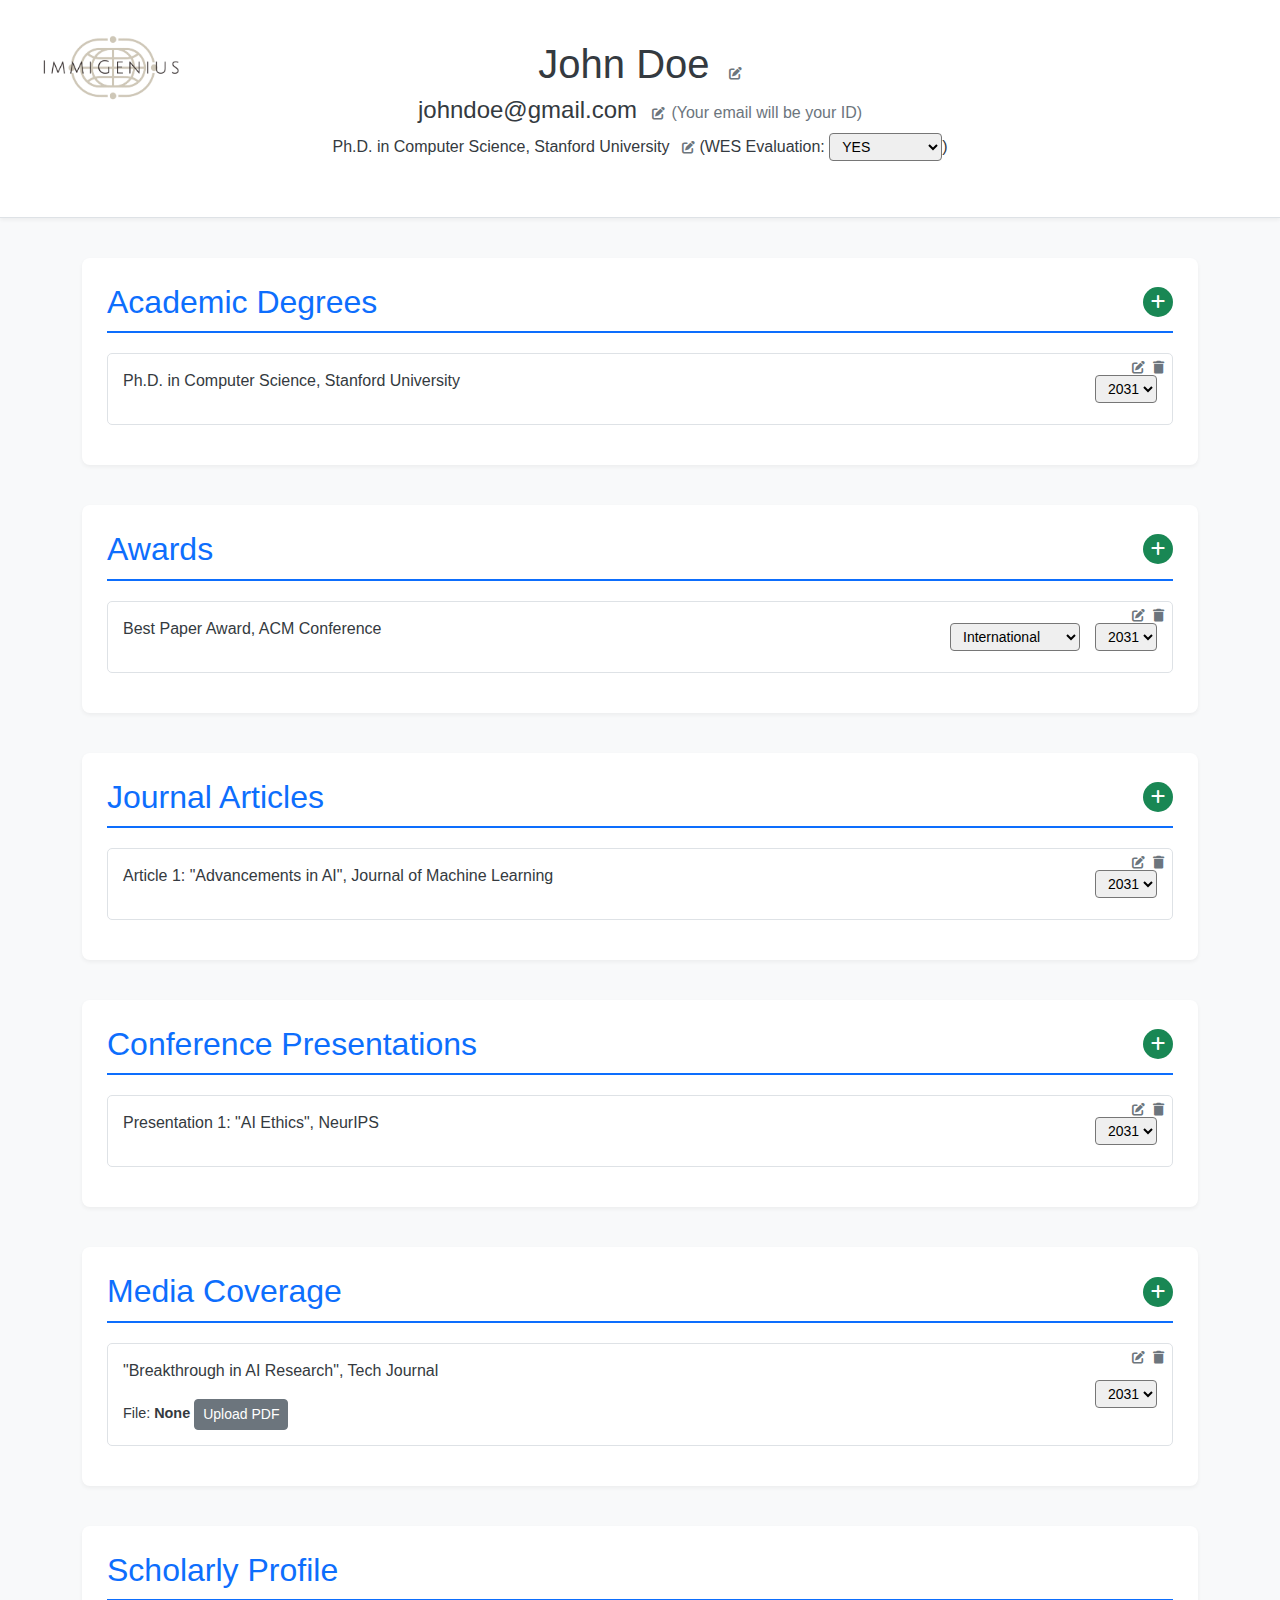
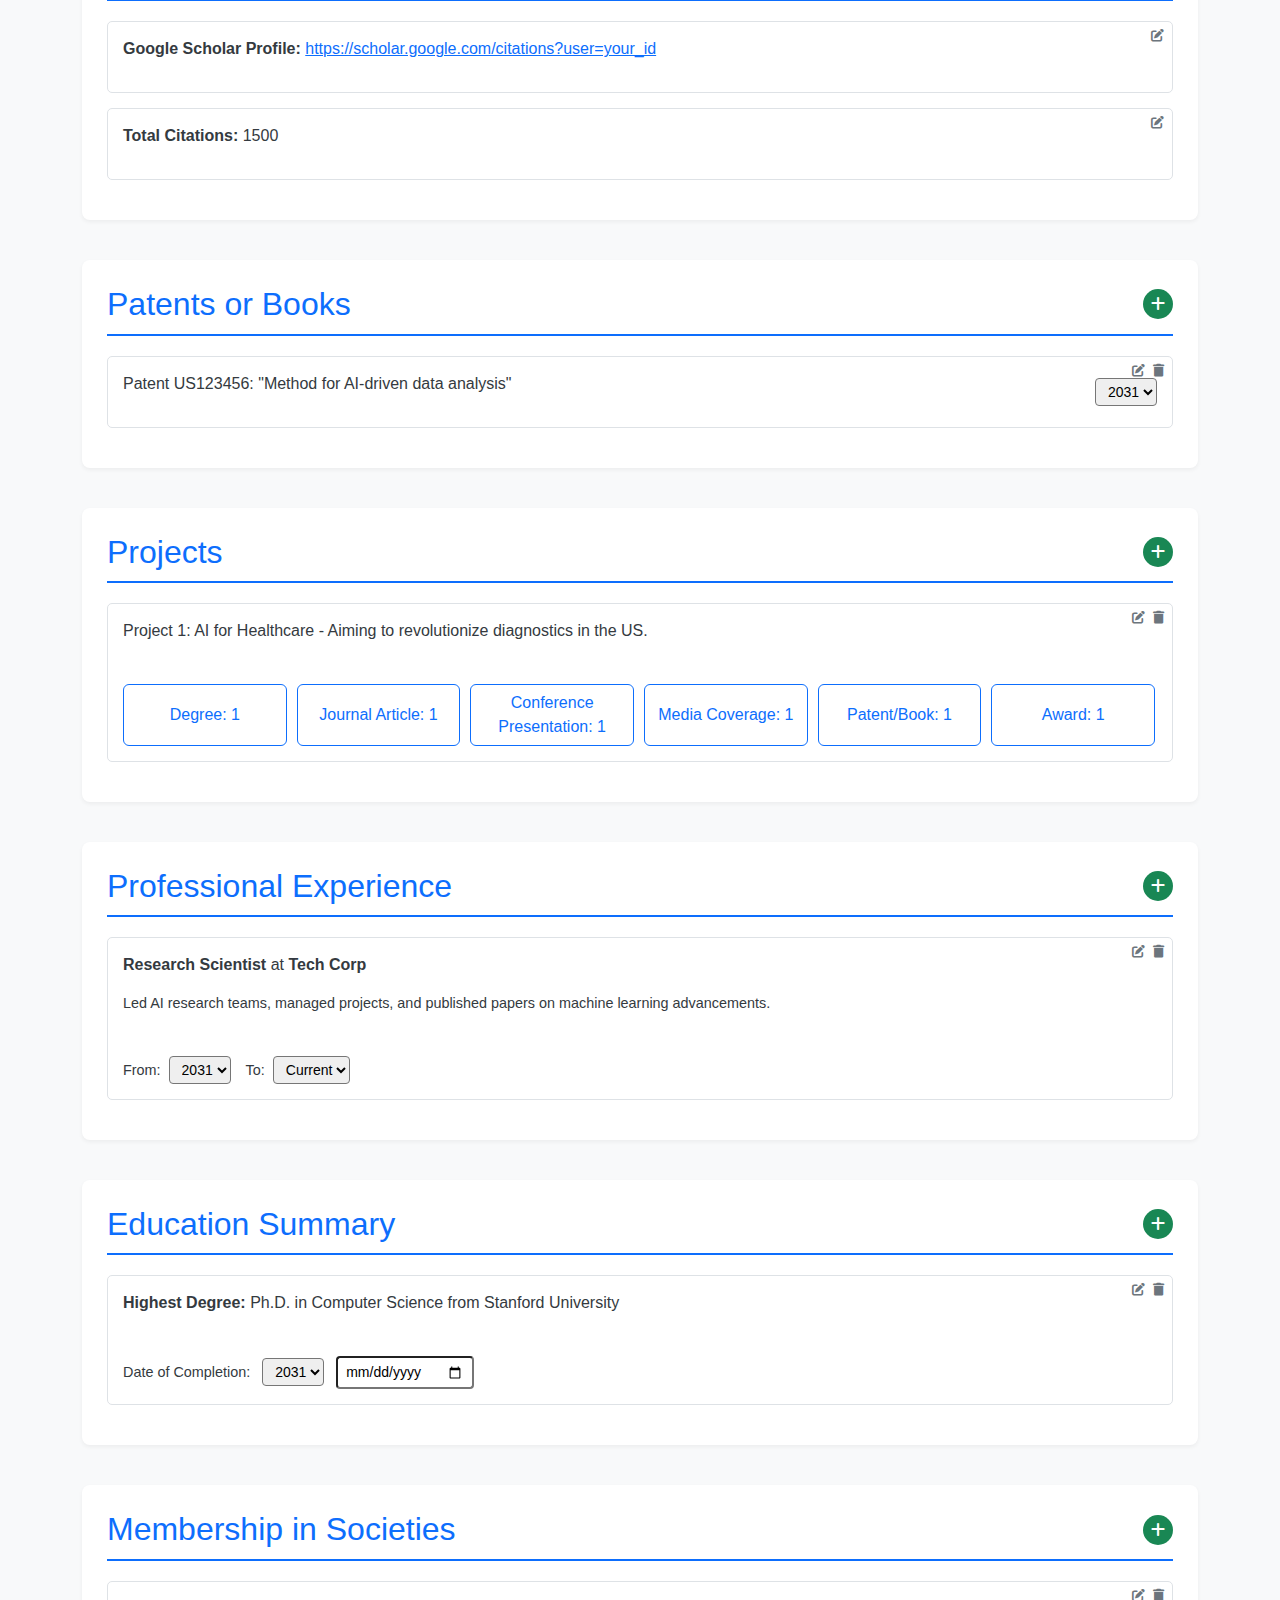
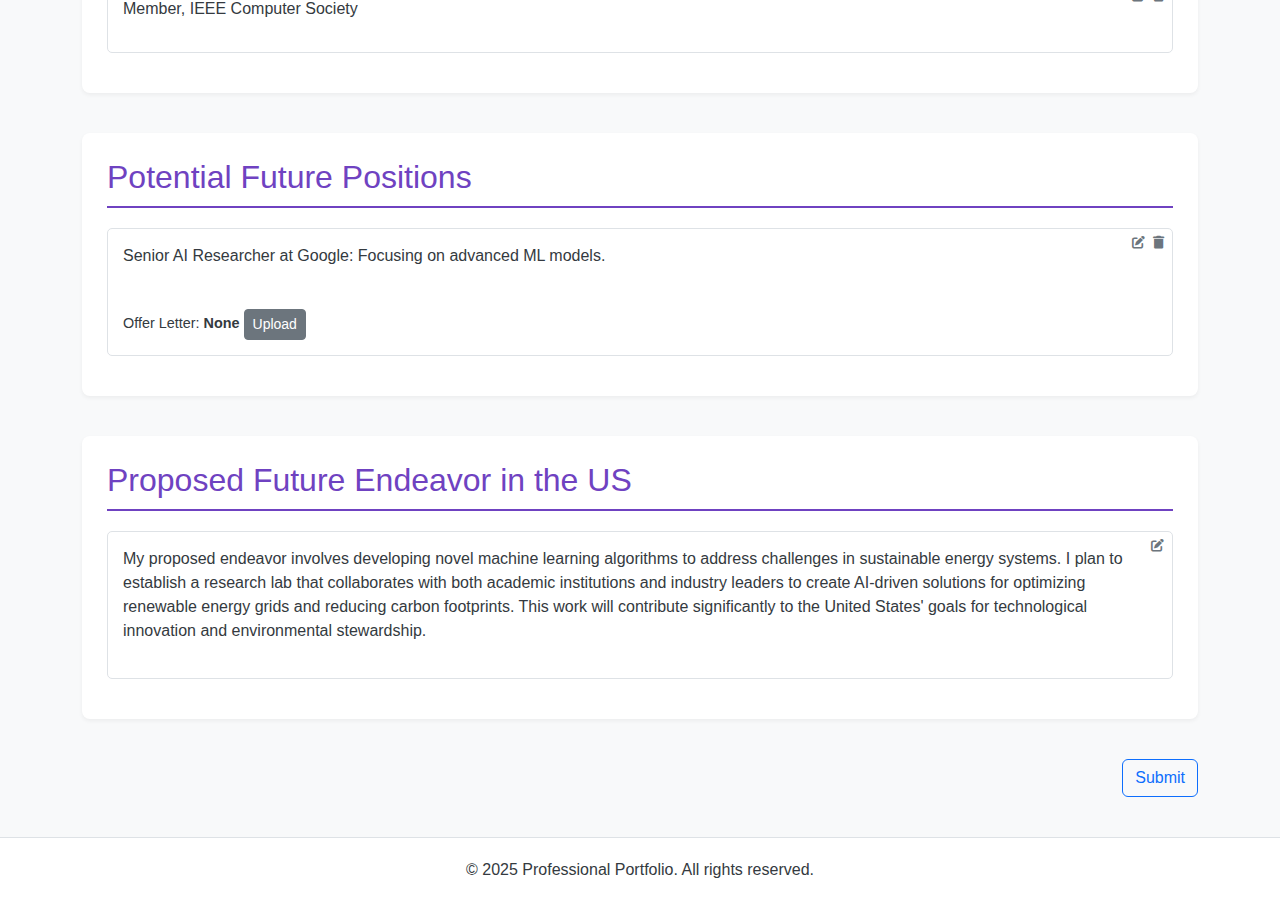
<file: portfolio-bak.html>
<!DOCTYPE html>
<html lang="en">
  <head>
    <meta charset="UTF-8" />
    <meta name="viewport" content="width=device-width, initial-scale=1.0" />
    <title>Professional Portfolio</title>
    <link
      href="https://cdn.jsdelivr.net/npm/bootstrap@5.3.0/dist/css/bootstrap.min.css"
      rel="stylesheet"
    />
    <link
      href="https://cdnjs.cloudflare.com/ajax/libs/font-awesome/6.4.0/css/all.min.css"
      rel="stylesheet"
    />
    <style>
      /* Spinner overlay */
      #spinnerOverlay {
        position: fixed;
        top: 0;
        left: 0;
        width: 100vw;
        height: 100vh;
        background-color: rgba(0, 0, 0, 0.6);
        display: flex;
        align-items: center;
        justify-content: center;
        z-index: 9999;
        display: none;
      }
      iframe {
        width: 100%;
        height: 150px;
        border: 1px solid #ccc;
        border-radius: 10px;
      }
      body {
        font-family: "Segoe UI", Tahoma, Geneva, Verdana, sans-serif;
        background-color: #f8f9fa; /* Light gray background */
        color: #343a40; /* Darker text for better contrast */
      }
      .header {
        background-color: #ffffff;
        color: #343a40;
        padding: 40px 20px;
        text-align: center;
        border-bottom: 1px solid #dee2e6;
        box-shadow: 0 2px 4px rgba(0, 0, 0, 0.05);
      }
      .section {
        margin: 40px 0;
        padding: 25px;
        background: #ffffff;
        border-radius: 8px;
        box-shadow: 0 2px 4px rgba(0, 0, 0, 0.05);
      }
      .section h2 {
        border-bottom: 2px solid #0d6efd; /* Professional blue */
        padding-bottom: 10px;
        margin-bottom: 20px;
        display: flex;
        justify-content: space-between;
        align-items: center;
        color: #0d6efd;
      }
      /* Style for the final two sections */
      .section-final h2 {
        border-bottom-color: #6f42c1; /* Professional purple */
        color: #6f42c1;
      }
      .edit-btn,
      .delete-btn {
        font-size: 0.8rem;
        cursor: pointer;
        margin-left: 8px;
        color: #6c757d; /* Subtle gray */
      }
      .edit-btn:hover {
        color: #0d6efd; /* Blue on hover */
      }
      .delete-btn:hover {
        color: #dc3545; /* Red on hover for delete */
      }
      .add-btn {
        background-color: #198754; /* Professional green */
        color: white;
        border: none;
        width: 30px;
        height: 30px;
        border-radius: 50%;
        cursor: pointer;
        display: flex;
        justify-content: center;
        align-items: center;
        font-size: 1rem;
        transition: background-color 0.2s;
      }
      .add-btn:hover {
        background-color: #157347; /* Darker green on hover */
      }
      .item {
        margin-bottom: 15px;
        padding: 15px;
        border: 1px solid #dee2e6;
        border-radius: 5px;
        position: relative;
        display: flex;
        align-items: center;
        gap: 15px;
        flex-wrap: wrap;
      }
      .item-controls {
        position: absolute;
        top: 8px;
        right: 8px;
        display: flex;
      }
      .editable {
        outline: none;
        flex-grow: 1;
      }
      .editable:focus {
        border-bottom: 1px dashed #0d6efd;
      }
      .connections {
        margin-top: 10px;
        display: flex;
        flex-wrap: wrap;
        gap: 10px;
      }
      .connect-btn {
        flex: 1;
        min-width: 150px;
        border-color: #0d6efd;
        color: #0d6efd;
      }
      .connect-btn:hover {
        background-color: #0d6efd;
        color: white;
      }
      .offer-letter,
      .experience-dates,
      .education-date {
        margin-top: 10px;
        font-size: 0.9rem;
      }
      .experience-dates {
        display: flex;
        gap: 15px;
        align-items: center;
      }
      .file-name {
        font-weight: bold;
      }
      footer {
        text-align: center;
        padding: 20px;
        background: #ffffff;
        border-top: 1px solid #dee2e6;
        margin-top: 40px;
      }
    </style>
  </head>
  <body>
    <img
      src="logo.png"
      alt="Logo"
      style="
        position: absolute;
        top: 2rem;
        left: 2rem;
        width: clamp(160px, 10vw, 120px);
        height: auto;
        max-width: 25vw;
        opacity: 0.95;
        object-fit: contain;
      "
    />
    <form>
      <header class="header">
        <h1>
          <span id="name" class="editable" contenteditable="true"
            >John Doe</span
          >
          <i
            class="fas fa-edit edit-btn"
            onclick="document.getElementById('name').focus();"
          ></i>
        </h1>
        <h4>
          <span id="email" class="editable" contenteditable="true"
            >johndoe@gmail.com</span
          >
          <i
            class="fas fa-edit edit-btn"
            onclick="document.getElementById('email').focus();"
          ></i>
          <span class="fs-6 text-secondary lead"
            >(Your email will be your ID)</span
          >
        </h4>
        <p>
          <span id="degree" class="editable" contenteditable="true"
            >Ph.D. in Computer Science, Stanford University</span
          >
          <i
            class="fas fa-edit edit-btn"
            onclick="document.getElementById('degree').focus();"
          ></i>
          (WES Evaluation:
          <select id="wes" class="form-select-sm">
            <option value="YES" selected>YES</option>
            <option value="NO">NO</option>
            <option value="NotRequired">Not Required</option></select
          >)
        </p>
      </header>

      <div class="container">
        <section class="section" id="degrees-section">
          <h2>
            Academic Degrees
            <button class="add-btn" type="button" onclick="addDegree()">
              <i class="fas fa-plus"></i>
            </button>
          </h2>
          <div id="degrees-list">
            <div class="item">
              <p class="editable" contenteditable="true">
                Ph.D. in Computer Science, Stanford University
              </p>
              <select class="year-select form-select-sm"></select>
              <div class="item-controls">
                <i class="fas fa-edit edit-btn" title="Edit"></i>
                <i class="fas fa-trash delete-btn" title="Delete"></i>
              </div>
            </div>
          </div>
        </section>

        <section class="section" id="awards-section">
          <h2>
            Awards
            <button class="add-btn" type="button" onclick="addAward()">
              <i class="fas fa-plus"></i>
            </button>
          </h2>
          <div id="awards-list">
            <div class="item">
              <p class="editable" contenteditable="true">
                Best Paper Award, ACM Conference
              </p>
              <select class="award-type-select form-select-sm">
                <option value="International" selected>International</option>
                <option value="National US">National (US)</option>
                <option value="National Other">National (Other)</option>
              </select>
              <select class="year-select form-select-sm"></select>
              <div class="item-controls">
                <i class="fas fa-edit edit-btn" title="Edit"></i>
                <i class="fas fa-trash delete-btn" title="Delete"></i>
              </div>
            </div>
          </div>
        </section>

        <section class="section" id="journals-section">
          <h2>
            Journal Articles
            <button class="add-btn" type="button" onclick="addJournal()">
              <i class="fas fa-plus"></i>
            </button>
          </h2>
          <div id="journals-list">
            <div class="item">
              <p class="editable" contenteditable="true">
                Article 1: "Advancements in AI", Journal of Machine Learning
              </p>
              <select class="year-select form-select-sm"></select>
              <div class="item-controls">
                <i class="fas fa-edit edit-btn" title="Edit"></i>
                <i class="fas fa-trash delete-btn" title="Delete"></i>
              </div>
            </div>
          </div>
        </section>

        <section class="section" id="conferences-section">
          <h2>
            Conference Presentations
            <button class="add-btn" type="button" onclick="addConference()">
              <i class="fas fa-plus"></i>
            </button>
          </h2>
          <div id="conferences-list">
            <div class="item">
              <p class="editable" contenteditable="true">
                Presentation 1: "AI Ethics", NeurIPS
              </p>
              <select class="year-select form-select-sm"></select>
              <div class="item-controls">
                <i class="fas fa-edit edit-btn" title="Edit"></i>
                <i class="fas fa-trash delete-btn" title="Delete"></i>
              </div>
            </div>
          </div>
        </section>

        <section class="section" id="media-coverage-section">
          <h2>
            Media Coverage
            <button class="add-btn" type="button" onclick="addMediaCoverage()">
              <i class="fas fa-plus"></i>
            </button>
          </h2>
          <div id="media_coverage-list">
            <div class="item">
              <div class="flex-grow-1">
                <p class="editable" contenteditable="true">
                  "Breakthrough in AI Research", Tech Journal
                </p>
                <div class="offer-letter">
                  File: <span class="file-name">None</span>
                  <button
                    type="button"
                    class="btn btn-sm btn-secondary upload-btn"
                  >
                    Upload PDF
                  </button>
                  <input
                    type="file"
                    class="offer-file"
                    style="display: none"
                    accept=".pdf"
                  />
                </div>
              </div>
              <select class="year-select form-select-sm"></select>
              <div class="item-controls">
                <i class="fas fa-edit edit-btn" title="Edit"></i>
                <i class="fas fa-trash delete-btn" title="Delete"></i>
              </div>
            </div>
          </div>
        </section>

        <section class="section" id="scholar-profile-section">
          <h2>Scholarly Profile</h2>
          <div id="scholar-profile-list">
            <div class="item">
              <p class="editable" contenteditable="true">
                <strong>Google Scholar Profile:</strong>
                <a href="#" contenteditable="false"
                  >https://scholar.google.com/citations?user=your_id</a
                >
              </p>
              <div class="item-controls">
                <i class="fas fa-edit edit-btn" title="Edit"></i>
              </div>
            </div>
            <div class="item">
              <p class="editable" contenteditable="true">
                <strong>Total Citations:</strong> 1500
              </p>
              <div class="item-controls">
                <i class="fas fa-edit edit-btn" title="Edit"></i>
              </div>
            </div>
          </div>
        </section>

        <section class="section" id="patents-books-section">
          <h2>
            Patents or Books
            <button class="add-btn" type="button" onclick="addPatentOrBook()">
              <i class="fas fa-plus"></i>
            </button>
          </h2>
          <div id="patents_books-list">
            <div class="item">
              <p class="editable" contenteditable="true">
                Patent US123456: "Method for AI-driven data analysis"
              </p>
              <select class="year-select form-select-sm"></select>
              <div class="item-controls">
                <i class="fas fa-edit edit-btn" title="Edit"></i>
                <i class="fas fa-trash delete-btn" title="Delete"></i>
              </div>
            </div>
          </div>
        </section>

        <section class="section" id="projects-section">
          <h2>
            Projects
            <button class="add-btn" type="button" onclick="addProject()">
              <i class="fas fa-plus"></i>
            </button>
          </h2>
          <div id="projects-list">
            <div
              class="item flex-column align-items-start"
              data-journals="1"
              data-conferences="1"
              data-awards="1"
              data-degrees="1"
              data-media_coverage="1"
              data-patents_books="1"
            >
              <p class="editable" contenteditable="true">
                Project 1: AI for Healthcare - Aiming to revolutionize
                diagnostics in the US.
              </p>
              <div class="connections">
                <button
                  type="button"
                  class="btn btn-outline-primary connect-btn"
                  data-type="degrees"
                >
                  Degrees (none)
                </button>
                <button
                  type="button"
                  class="btn btn-outline-primary connect-btn"
                  data-type="journals"
                >
                  Journal Articles (none)
                </button>
                <button
                  type="button"
                  class="btn btn-outline-primary connect-btn"
                  data-type="conferences"
                >
                  Conference Presentations (none)
                </button>
                <button
                  type="button"
                  class="btn btn-outline-primary connect-btn"
                  data-type="media_coverage"
                >
                  Media Coverage (none)
                </button>
                <button
                  type="button"
                  class="btn btn-outline-primary connect-btn"
                  data-type="patents_books"
                >
                  Patents/Books (none)
                </button>
                <button
                  type="button"
                  class="btn btn-outline-primary connect-btn"
                  data-type="awards"
                >
                  Awards (none)
                </button>
              </div>
              <div class="item-controls">
                <i class="fas fa-edit edit-btn" title="Edit"></i>
                <i class="fas fa-trash delete-btn" title="Delete"></i>
              </div>
            </div>
          </div>
        </section>

        <section class="section" id="experience-section">
          <h2>
            Professional Experience
            <button class="add-btn" type="button" onclick="addExperience()">
              <i class="fas fa-plus"></i>
            </button>
          </h2>
          <div id="experience-list">
            <div class="item flex-column align-items-start">
              <div class="editable w-100">
                <p contenteditable="true">
                  <strong>Research Scientist</strong> at
                  <strong>Tech Corp</strong>
                </p>
                <p contenteditable="true" style="font-size: 0.9rem">
                  Led AI research teams, managed projects, and published papers
                  on machine learning advancements.
                </p>
              </div>
              <div class="experience-dates">
                <div>
                  <label class="form-label-sm me-1">From:</label>
                  <select class="year-select form-select-sm"></select>
                </div>
                <div>
                  <label class="form-label-sm me-1">To:</label>
                  <select class="year-select-current form-select-sm"></select>
                </div>
              </div>
              <div class="item-controls">
                <i class="fas fa-edit edit-btn" title="Edit"></i>
                <i class="fas fa-trash delete-btn" title="Delete"></i>
              </div>
            </div>
          </div>
        </section>

        <section class="section" id="education-summary-section">
          <h2>
            Education Summary
            <button
              class="add-btn"
              type="button"
              onclick="addEducationSummary()"
            >
              <i class="fas fa-plus"></i>
            </button>
          </h2>
          <div id="education-summary-list">
            <div class="item flex-column align-items-start">
              <p class="editable" contenteditable="true">
                <strong>Highest Degree:</strong> Ph.D. in Computer Science from
                Stanford University
              </p>
              <div class="education-date">
                <label class="form-label-sm me-2">Date of Completion:</label>
                <select class="year-select form-select-sm me-2"></select>
                <input type="date" class="form-control-sm" />
              </div>
              <div class="item-controls">
                <i class="fas fa-edit edit-btn" title="Edit"></i>
                <i class="fas fa-trash delete-btn" title="Delete"></i>
              </div>
            </div>
          </div>
        </section>

        <section class="section" id="memberships-section">
          <h2>
            Membership in Societies
            <button class="add-btn" type="button" onclick="addMembership()">
              <i class="fas fa-plus"></i>
            </button>
          </h2>
          <div id="memberships-list">
            <div class="item">
              <p class="editable" contenteditable="true">
                Member, IEEE Computer Society
              </p>
              <div class="item-controls">
                <i class="fas fa-edit edit-btn" title="Edit"></i>
                <i class="fas fa-trash delete-btn" title="Delete"></i>
              </div>
            </div>
          </div>
        </section>

        <section class="section section-final" id="future-positions-section">
          <h2>Potential Future Positions</h2>
          <div id="future-positions-list">
            <div class="item flex-column align-items-start">
              <p class="editable" contenteditable="true">
                Senior AI Researcher at Google: Focusing on advanced ML models.
              </p>
              <div class="offer-letter">
                Offer Letter: <span class="file-name">None</span>
                <button
                  type="button"
                  class="btn btn-sm btn-secondary upload-btn"
                >
                  Upload
                </button>
                <input type="file" class="offer-file" style="display: none" />
              </div>
              <div class="item-controls">
                <i class="fas fa-edit edit-btn" title="Edit"></i>
                <i class="fas fa-trash delete-btn" title="Delete"></i>
              </div>
            </div>
          </div>
        </section>

        <section class="section section-final" id="future-endeavor-section">
          <h2>Proposed Future Endeavor in the US</h2>
          <div id="future-endeavor-list">
            <div class="item">
              <p
                class="editable"
                contenteditable="true"
                style="min-height: 100px"
              >
                My proposed endeavor involves developing novel machine learning
                algorithms to address challenges in sustainable energy systems.
                I plan to establish a research lab that collaborates with both
                academic institutions and industry leaders to create AI-driven
                solutions for optimizing renewable energy grids and reducing
                carbon footprints. This work will contribute significantly to
                the United States' goals for technological innovation and
                environmental stewardship.
              </p>
              <div class="item-controls">
                <i class="fas fa-edit edit-btn" title="Edit"></i>
              </div>
            </div>
          </div>
        </section>

        <div class="d-flex justify-content-end">
          <button type="submit" class="btn btn-outline-primary">Submit</button>
        </div>
      </div>
    </form>

    <div
      class="modal fade"
      id="connectModal"
      tabindex="-1"
      aria-labelledby="connectModalLabel"
      aria-hidden="true"
    >
      <div class="modal-dialog">
        <div class="modal-content">
          <div class="modal-header">
            <h5 class="modal-title" id="connectModalLabel">Select Items</h5>
            <button
              type="button"
              class="btn-close"
              data-bs-dismiss="modal"
              aria-label="Close"
            ></button>
          </div>
          <div class="modal-body" id="modal-body"></div>
          <div class="modal-footer">
            <button
              type="button"
              class="btn btn-secondary"
              data-bs-dismiss="modal"
            >
              Close
            </button>
            <button
              type="button"
              class="btn btn-primary"
              onclick="saveSelections()"
            >
              Save
            </button>
          </div>
        </div>
      </div>
    </div>

    <!-- Spinner -->
    <div
      id="spinnerOverlay"
      style="
        display: none;
        position: fixed;
        inset: 0;
        background-color: rgba(0, 0, 0, 0.7);
        justify-content: center;
        align-items: center;
        flex-direction: column;
        z-index: 9999;
        color: white;
        font-family: monospace;
      "
    >
      <div
        class="spinner-border text-light mb-3"
        role="status"
        style="width: 4rem; height: 4rem"
      >
        <span class="visually-hidden">Loading...</span>
      </div>
      <div id="agentMessages" style="text-align: center; font-size: 1rem"></div>
    </div>

    <footer>
      <p>&copy; 2025 Professional Portfolio. All rights reserved.</p>
    </footer>

    <script src="https://cdn.jsdelivr.net/npm/bootstrap@5.3.0/dist/js/bootstrap.bundle.min.js"></script>
    <script>
      let currentType = "";
      let currentProject = null;
      const modalEl = document.getElementById("connectModal");
      const modal = new bootstrap.Modal(modalEl);
      const modalTitle = document.getElementById("connectModalLabel");
      const modalBody = document.getElementById("modal-body");

      // --- Helper Functions ---
      function generateYearOptions(
        startOffset = 5,
        endOffset = 70,
        includeCurrent = false
      ) {
        let options = "";
        if (includeCurrent) {
          options += '<option value="Current">Current</option>';
        }
        const currentYear = new Date().getFullYear();
        for (
          let i = currentYear + startOffset;
          i >= currentYear - endOffset;
          i--
        ) {
          options += `<option value="${i}">${i}</option>`;
        }
        return options;
      }

      function populateYearSelects() {
        const regularYearOptions = generateYearOptions();
        const currentYearOptions = generateYearOptions(5, 70, true);
        document.querySelectorAll(".year-select").forEach((sel) => {
          if (sel.innerHTML === "") sel.innerHTML = regularYearOptions;
        });
        document.querySelectorAll(".year-select-current").forEach((sel) => {
          if (sel.innerHTML === "") sel.innerHTML = currentYearOptions;
        });
      }

      // --- Connection Modal Logic ---
      function getItems(type) {
        const listId = type + "-list";
        const items = document.querySelectorAll(`#${listId} .item`);
        return Array.from(items).map((item, index) => ({
          id: index + 1,
          title: item.querySelector("p").innerText,
        }));
      }

      function updateButton(btn, selected, type) {
        const typeLabels = {
          degrees: { singular: "Degree", plural: "Degrees" },
          journals: { singular: "Journal Article", plural: "Journal Articles" },
          conferences: {
            singular: "Conference Presentation",
            plural: "Conference Presentations",
          },
          awards: { singular: "Award", plural: "Awards" },
          media_coverage: {
            singular: "Media Coverage",
            plural: "Media Coverage",
          },
          patents_books: { singular: "Patent/Book", plural: "Patents/Books" },
        };
        const labels = typeLabels[type];
        if (
          !selected ||
          selected.length === 0 ||
          selected.every((s) => s === "")
        ) {
          btn.innerText = `${labels.plural} (none)`;
        } else {
          const label = selected.length === 1 ? labels.singular : labels.plural;
          btn.innerText = `${label}: ${selected.join(", ")}`;
        }
      }

      function initializeButtons() {
        document.querySelectorAll(".connect-btn").forEach((btn) => {
          const project = btn.closest(".item");
          const type = btn.dataset.type;
          const selected = project.dataset[type]
            ? project.dataset[type].split(",")
            : [];
          updateButton(btn, selected, type);
        });
      }

      function attachConnectListeners(element) {
        element.querySelectorAll(".connect-btn").forEach((btn) => {
          btn.addEventListener("click", function () {
            currentType = this.dataset.type;
            currentProject = this.closest(".item");
            modalTitle.innerText =
              "Select " +
              currentType
                .replace("_", " ")
                .replace(/\b\w/g, (l) => l.toUpperCase());

            const items = getItems(currentType);
            let html =
              items.length > 0 ? "" : "<p>No items available to connect.</p>";
            items.forEach((item) => {
              html += `
                            <div class="form-check">
                                <input class="form-check-input" type="checkbox" value="${item.id}" id="select-${currentType}-${item.id}">
                                <label class="form-check-label" for="select-${currentType}-${item.id}">${item.id}: ${item.title}</label>
                            </div>
                        `;
            });
            modalBody.innerHTML = html;

            const currentSelected = currentProject.dataset[currentType]
              ? currentProject.dataset[currentType].split(",")
              : [];
            currentSelected.forEach((id) => {
              const checkbox = document.getElementById(
                `select-${currentType}-${id}`
              );
              if (checkbox) checkbox.checked = true;
            });

            modal.show();
          });
        });
      }

      function saveSelections() {
        const selected = Array.from(
          document.querySelectorAll("#modal-body .form-check-input:checked")
        ).map((inp) => inp.value);
        currentProject.dataset[currentType] = selected.join(",");
        const btn = currentProject.querySelector(
          `.connect-btn[data-type="${currentType}"]`
        );
        updateButton(btn, selected, currentType);
        modal.hide();
      }

      function attachUploadListeners(element) {
        element.querySelectorAll(".upload-btn").forEach((btn) => {
          btn.onclick = () => btn.nextElementSibling.click();
        });
        element.querySelectorAll(".offer-file").forEach((inp) => {
          inp.onchange = () => {
            const fileNameSpan = inp.parentElement.querySelector(".file-name");
            fileNameSpan.innerText = inp.files[0] ? inp.files[0].name : "None";
          };
        });
      }

      // --- Generic Add Item Function ---
      function addItem(listId, content) {
        const list = document.getElementById(listId);
        const newItem = document.createElement("div");
        newItem.className = "item";
        newItem.innerHTML = content;
        list.appendChild(newItem);
        return newItem;
      }

      // --- Section-specific Add Functions ---
      function addDegree() {
        const content = `
                <p class="editable" contenteditable="true">New Degree, University Name</p>
                <select class="year-select form-select-sm">${generateYearOptions()}</select>
                <div class="item-controls">
                    <i class="fas fa-edit edit-btn" title="Edit"></i>
                    <i class="fas fa-trash delete-btn" title="Delete"></i>
                </div>`;
        addItem("degrees-list", content);
      }

      function addAward() {
        const content = `
                <p class="editable" contenteditable="true">New Award</p>
                <select class="award-type-select form-select-sm">
                    <option value="International" selected>International</option>
                    <option value="National US">National (US)</option>
                    <option value="National Other">National (Other)</option>
                </select>
                <select class="year-select form-select-sm">${generateYearOptions()}</select>
                <div class="item-controls">
                    <i class="fas fa-edit edit-btn" title="Edit"></i>
                    <i class="fas fa-trash delete-btn" title="Delete"></i>
                </div>`;
        addItem("awards-list", content);
      }

      function addJournal() {
        const content = `
                <p class="editable" contenteditable="true">New Journal Article</p>
                <select class="year-select form-select-sm">${generateYearOptions()}</select>
                <div class="item-controls">
                    <i class="fas fa-edit edit-btn" title="Edit"></i>
                    <i class="fas fa-trash delete-btn" title="Delete"></i>
                </div>`;
        addItem("journals-list", content);
      }

      function addConference() {
        const content = `
                <p class="editable" contenteditable="true">New Conference Presentation</p>
                <select class="year-select form-select-sm">${generateYearOptions()}</select>
                <div class="item-controls">
                    <i class="fas fa-edit edit-btn" title="Edit"></i>
                    <i class="fas fa-trash delete-btn" title="Delete"></i>
                </div>`;
        addItem("conferences-list", content);
      }

      function addMediaCoverage() {
        const content = `
                <div class="flex-grow-1">
                    <p class="editable" contenteditable="true">New Media Coverage, Outlet Name</p>
                    <div class="offer-letter">File: <span class="file-name">None</span> <button type="button" class="btn btn-sm btn-secondary upload-btn">Upload PDF</button> <input type="file" class="offer-file" style="display:none;" accept=".pdf"></div>
                </div>
                <select class="year-select form-select-sm">${generateYearOptions()}</select>
                <div class="item-controls">
                    <i class="fas fa-edit edit-btn" title="Edit"></i>
                    <i class="fas fa-trash delete-btn" title="Delete"></i>
                </div>`;
        const newItem = addItem("media_coverage-list", content);
        attachUploadListeners(newItem);
      }

      function addPatentOrBook() {
        const content = `
                <p class="editable" contenteditable="true">New Patent or Book Title</p>
                <select class="year-select form-select-sm">${generateYearOptions()}</select>
                <div class="item-controls">
                    <i class="fas fa-edit edit-btn" title="Edit"></i>
                    <i class="fas fa-trash delete-btn" title="Delete"></i>
                </div>`;
        addItem("patents_books-list", content);
      }

      function addProject() {
        const content = `
                <p class="editable" contenteditable="true">New Project - Description here.</p>
                <div class="connections">
                    <button type="button" class="btn btn-outline-primary connect-btn" data-type="degrees">Degrees (none)</button>
                    <button type="button" class="btn btn-outline-primary connect-btn" data-type="journals">Journal Articles (none)</button>
                    <button type="button" class="btn btn-outline-primary connect-btn" data-type="conferences">Conference Presentations (none)</button>
                    <button type="button" class="btn btn-outline-primary connect-btn" data-type="media_coverage">Media Coverage (none)</button>
                    <button type="button" class="btn btn-outline-primary connect-btn" data-type="patents_books">Patents/Books (none)</button>
                    <button type="button" class="btn btn-outline-primary connect-btn" data-type="awards">Awards (none)</button>
                </div>
                <div class="item-controls">
                    <i class="fas fa-edit edit-btn" title="Edit"></i>
                    <i class="fas fa-trash delete-btn" title="Delete"></i>
                </div>`;
        const newItem = addItem("projects-list", content);
        newItem.classList.add("flex-column", "align-items-start");
        newItem.dataset.journals = "";
        newItem.dataset.conferences = "";
        newItem.dataset.awards = "";
        newItem.dataset.degrees = "";
        newItem.dataset.media_coverage = "";
        newItem.dataset.patents_books = "";
        attachConnectListeners(newItem);
      }

      function addExperience() {
        const content = `
                <div class="editable w-100">
                    <p contenteditable="true"><strong>New Job Title</strong> at <strong>Company</strong></p>
                    <p contenteditable="true" style="font-size: 0.9rem;">Description of role.</p>
                </div>
                <div class="experience-dates">
                    <div>
                        <label class="form-label-sm me-1">From:</label>
                        <select class="year-select form-select-sm">${generateYearOptions()}</select>
                    </div>
                    <div>
                        <label class="form-label-sm me-1">To:</label>
                        <select class="year-select-current form-select-sm">${generateYearOptions(
                          5,
                          70,
                          true
                        )}</select>
                    </div>
                </div>
                <div class="item-controls">
                    <i class="fas fa-edit edit-btn" title="Edit"></i>
                    <i class="fas fa-trash delete-btn" title="Delete"></i>
                </div>`;
        const newItem = addItem("experience-list", content);
        newItem.classList.add("flex-column", "align-items-start");
      }

      function addEducationSummary() {
        const content = `
                <p class="editable" contenteditable="true"><strong>Highest Degree:</strong> Degree Name from University</p>
                <div class="education-date">
                    <label class="form-label-sm me-2">Date of Completion:</label>
                    <select class="year-select form-select-sm me-2">${generateYearOptions()}</select>
                    <input type="date" class="form-control-sm">
                </div>
                <div class="item-controls">
                    <i class="fas fa-edit edit-btn" title="Edit"></i>
                    <i class="fas fa-trash delete-btn" title="Delete"></i>
                </div>`;
        const newItem = addItem("education-summary-list", content);
        newItem.classList.add("flex-column", "align-items-start");
      }

      function addMembership() {
        const content = `
                <p class="editable" contenteditable="true">New Membership</p>
                <div class="item-controls">
                    <i class="fas fa-edit edit-btn" title="Edit"></i>
                    <i class="fas fa-trash delete-btn" title="Delete"></i>
                </div>`;
        addItem("memberships-list", content);
      }

      // --- Global Event Listeners ---
      document.addEventListener("click", function (e) {
        // Handle Edit Clicks
        if (e.target.matches(".edit-btn")) {
          const item = e.target.closest(".item");
          if (item) {
            // Preferentially find an editable element within a wrapper if it exists
            let editable = item.querySelector(
              '.editable[contenteditable="true"], .editable > [contenteditable="true"]'
            );
            if (!editable) {
              // Fallback to the first contenteditable element in the item
              editable = item.querySelector('[contenteditable="true"]');
            }
            if (editable) editable.focus();
          }
        }
        // Handle Delete Clicks
        if (e.target.matches(".delete-btn")) {
          const item = e.target.closest(".item");
          if (item && confirm("Are you sure you want to delete this item?")) {
            item.remove();
          }
        }
      });

      // --- Initial Setup ---
      document.addEventListener("DOMContentLoaded", function () {
        populateYearSelects();
        initializeButtons();
        attachConnectListeners(document);
        attachUploadListeners(document);
      });

      //   Form Submission
      document
        .querySelector("form")
        .addEventListener("submit", async function (e) {
          e.preventDefault();

          // --- Helper to get innerText safely ---
          const getText = (selector, parent = document) => {
            const el = parent.querySelector(selector);
            return el ? el.innerText.trim() : "";
          };

          // --- Helper to get select value safely ---
          const getSelectValue = (selector, parent = document) => {
            const el = parent.querySelector(selector);
            return el ? el.value : "";
          };

          const applicant_profile = {
            name: document.getElementById("name")?.innerText.trim() || "",
            email:
              document.getElementById("email")?.innerText.trim() ||
              document.getElementById("email")?.value.trim() ||
              "",
            wes_evaluation_status: document.getElementById("wes")?.value || "",
            highest_degree_statement:
              document
                .querySelector("#education-summary-list .item p")
                ?.innerText.trim() || "",
          };
          // --- Education ---
          const education = Array.from(
            document.querySelectorAll("#degrees-list .item")
          ).map((item) => {
            const degreeText = getText("p", item);
            const parts = degreeText.split(",");
            const degree = parts[0]?.trim() || "";
            const institution = parts[1]?.trim() || "";
            return {
              degree,
              institution,
              completion_year: getSelectValue(".year-select", item),
            };
          });

          // --- Scholarly impact ---
          const scholarly_impact = {
            google_scholar_profile:
              document.querySelector("#scholar-profile-list a")?.href || "",
            total_citations:
              parseInt(
                getText("#scholar-profile-list .item:nth-child(2) p").replace(
                  /\D/g,
                  ""
                )
              ) || 0,
          };

          // --- Publications and patents ---
          const publications_and_patents = [];

          document.querySelectorAll("#journals-list .item").forEach((item) => {
            publications_and_patents.push({
              type: "Journal Article",
              title: getText("p", item),
              year: getSelectValue(".year-select", item),
            });
          });

          document
            .querySelectorAll("#conferences-list .item")
            .forEach((item) => {
              publications_and_patents.push({
                type: "Conference Presentation",
                title: getText("p", item),
                year: getSelectValue(".year-select", item),
              });
            });

          document
            .querySelectorAll("#patents_books-list .item")
            .forEach((item) => {
              publications_and_patents.push({
                type: "Patent",
                title: getText("p", item),
                year: getSelectValue(".year-select", item),
              });
            });

          // --- Awards and honors ---
          const awards_and_honors = Array.from(
            document.querySelectorAll("#awards-list .item")
          ).map((item) => ({
            name: getText("p", item),
            category: getSelectValue(".award-type-select", item),
            year: getSelectValue(".year-select", item),
          }));

          // --- Professional experience ---
          const professional_experience = Array.from(
            document.querySelectorAll("#experience-list .item")
          ).map((item) => {
            const roleOrg = getText("p:nth-child(1)", item);
            const desc = getText("p:nth-child(2)", item);
            const roleMatch = roleOrg.match(/<strong>(.*?)<\/strong>/);
            const orgMatch = roleOrg.match(/at\s+<strong>(.*?)<\/strong>/);
            const role = roleMatch ? roleMatch[1] : roleOrg;
            const org = orgMatch ? orgMatch[1] : "";
            return {
              role,
              organization: org,
              start_year: getSelectValue(".year-select", item),
              end_year: getSelectValue(".year-select-current", item),
              description: desc,
            };
          });

          // --- Memberships ---
          const memberships_in_distinguished_associations = Array.from(
            document.querySelectorAll("#memberships-list .item")
          ).map((item) => {
            const text = getText("p", item);
            const [level, organization] = text.includes(",")
              ? text.split(",").map((t) => t.trim())
              : ["Member", text];
            return { organization, level };
          });

          // --- Media coverage ---
          const media_coverage = Array.from(
            document.querySelectorAll("#media_coverage-list .item")
          ).map((item) => {
            const text = getText("p", item);
            const [titlePart, outletPart] = text
              .split(",")
              .map((t) => t.trim());
            const fileName = item.querySelector(".file-name")?.innerText.trim();
            return {
              title: titlePart,
              outlet: outletPart,
              year: getSelectValue(".year-select", item),
              has_document_proof: fileName && fileName !== "None",
            };
          });

          // --- Build First JSON ---
          const INPUT_JSON_1 = {
            applicant_profile,
            education,
            scholarly_impact,
            publications_and_patents,
            awards_and_honors,
            professional_experience,
            memberships_in_distinguished_associations,
            media_coverage,
          };

          // --- Second JSON: Future endeavor etc. ---
          const proposed_endeavor_statement = getText(
            "#future-endeavor-list .item p"
          );

          const highest_degree_text = getText(
            "#education-summary-list .item p"
          );
          const highest_degree =
            highest_degree_text.split(":")[1]?.split("from")[0]?.trim() || "";

          // Estimate experience years
          const years_of_experience =
            new Date().getFullYear() -
            (parseInt(professional_experience[0]?.start_year) ||
              new Date().getFullYear());

          const applicant_credentials_summary = {
            highest_degree,
            years_of_experience,
          };

          // Projects and connections
          const past_projects_demonstrating_capability = Array.from(
            document.querySelectorAll("#projects-list .item")
          ).map((item) => {
            const desc = getText("p", item);
            const getConnected = (type) => {
              const ids = item.dataset[type]
                ? item.dataset[type].split(",").map((i) => i.trim())
                : [];
              return ids.map((id) => {
                const list = document.querySelector(`#${type}-list`);
                const p = list?.querySelector(`.item:nth-child(${id}) p`);
                return p ? p.innerText.trim() : "";
              });
            };
            return {
              project_description: desc,
              connected_achievements: {
                degrees: getConnected("degrees"),
                publications: getConnected("journals"),
                presentations: getConnected("conferences"),
                awards: getConnected("awards"),
                patents_or_books: getConnected("patents_books"),
                media_coverage: getConnected("media_coverage"),
              },
            };
          });

          // Future prospects
          const future_prospects_in_us = Array.from(
            document.querySelectorAll("#future-positions-list .item")
          ).map((item) => {
            const text = getText("p", item);
            const [posPart, rest] = text.split(" at ");
            const position = posPart.replace("Senior", "Senior").trim();
            const [organization, desc] = rest
              ? rest.split(":").map((s) => s.trim())
              : ["", ""];
            const has_offer_letter =
              item.querySelector(".file-name")?.innerText.trim() !== "None";
            return {
              position,
              organization,
              description: desc,
              has_offer_letter,
            };
          });

          const INPUT_JSON_2 = {
            proposed_endeavor_statement,
            applicant_credentials_summary,
            past_projects_demonstrating_capability,
            future_prospects_in_us,
          };
          const merge_json =
            JSON.stringify(INPUT_JSON_1, null, 2) +
            JSON.stringify(INPUT_JSON_2, null, 2);
          // console.log(merge_json);

          // Fetch function
          const messageBox = document.getElementById("agentMessages");
          const showMessages = async () => {
            const messages = [
              "immi-agent-1 reading user profile...",
              "immi-agent-2 checking user’s field and US national waiver opportunities...",
              "immi-agent-3 reasoning for Dhanasar 3 prongs...",
              "immi-corpus-collaboration determining eligibility for USCIS prongs and weakness...",
            ];

            for (let i = 0; i < messages.length; i++) {
              messageBox.textContent = messages[i];
              if (i < messages.length - 1) {
                await new Promise((res) => setTimeout(res, 3000)); // 3 sec each
              } else {
                // last message stays till spinner hides
                break;
              }
            }
          };
          const spinner = document.getElementById("spinnerOverlay");
          try {
            spinner.style.display = "flex";
            showMessages();

            const response = await fetch(
              "https://api-i140.flyai.online/api-i140/run-agent",
              {
                method: "POST",
                headers: { "Content-Type": "application/json" },
                body: JSON.stringify({ input_as_text: merge_json }),
              }
            );

            const result = await response.json();
            const summary = result.data?.summarize_and_display?.output_parsed;

            if (!summary) {
              alert("No summary data returned!");
              spinner.style.display = "none";
              return;
            }

            spinner.style.display = "none";
            // console.log("Summary:", summary);

            const email = INPUT_JSON_1.applicant_profile.email;
            // console.log(email);

            // Call your save-user-data API with summary + email
            try {
              const saveResponse = await fetch(
                "https://api-i140.flyai.online/api-i140/save-user-data",
                {
                  method: "POST",
                  headers: { "Content-Type": "application/json" },
                  body: JSON.stringify({
                    email: email,
                    json_data: summary,
                  }),
                }
              );

              const saveResult = await saveResponse.json();
              // console.log("Save-user-data response:", saveResult);

              if (saveResult.status !== "success") {
                console.warn(
                  "Save-user-data API returned an error:",
                  saveResult.message
                );
                alert("Warning: Data saved partially or failed!");
              } else {
                const dataId = saveResult.data_id;
                window.location.href = `payment.html?rB=${encodeURIComponent(
                  dataId
                )}`;
              }
            } catch (saveErr) {
              console.error("Error saving user data:", saveErr);
              alert("Failed to save user data to server!");
            }
          } catch (error) {
            spinner.style.display = "none";
            console.error("Error:", error);
            alert("Something went wrong while fetching!");
          }
        });
    </script>
  </body>
</html>
</file>
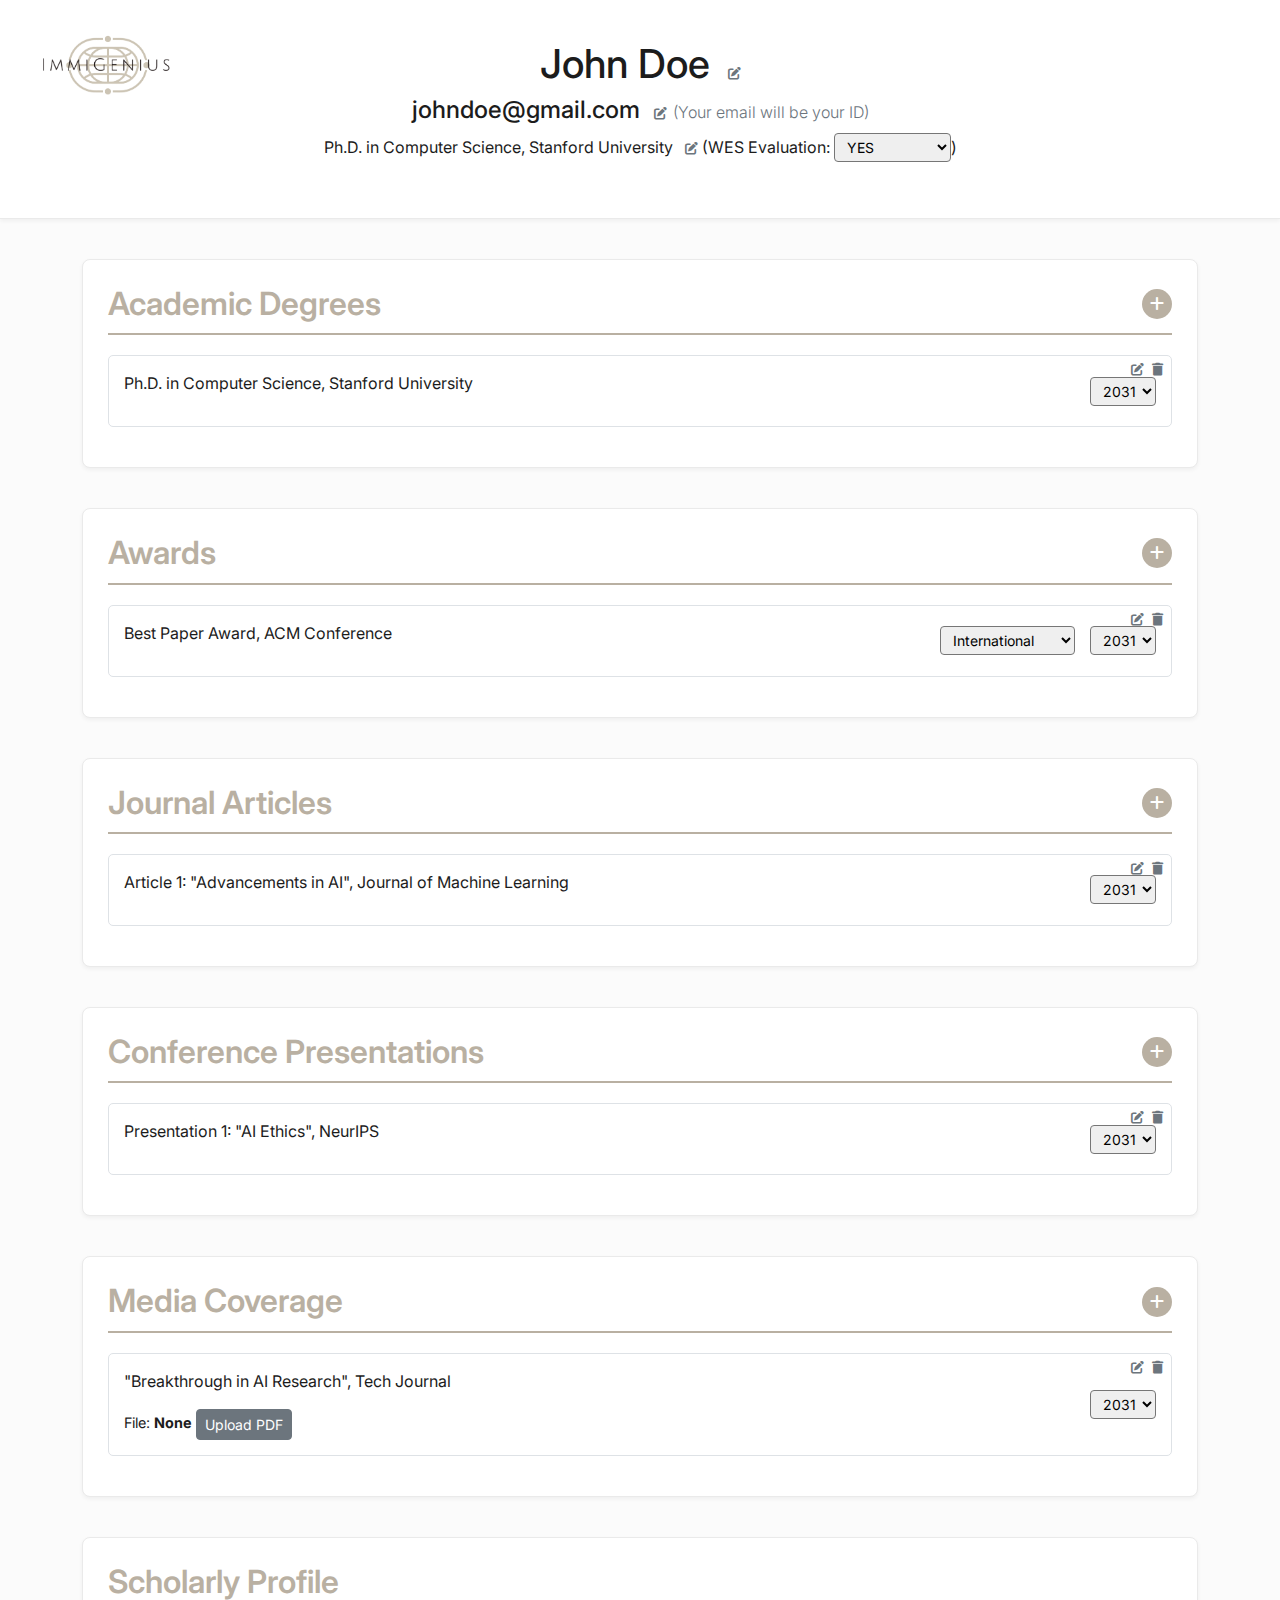
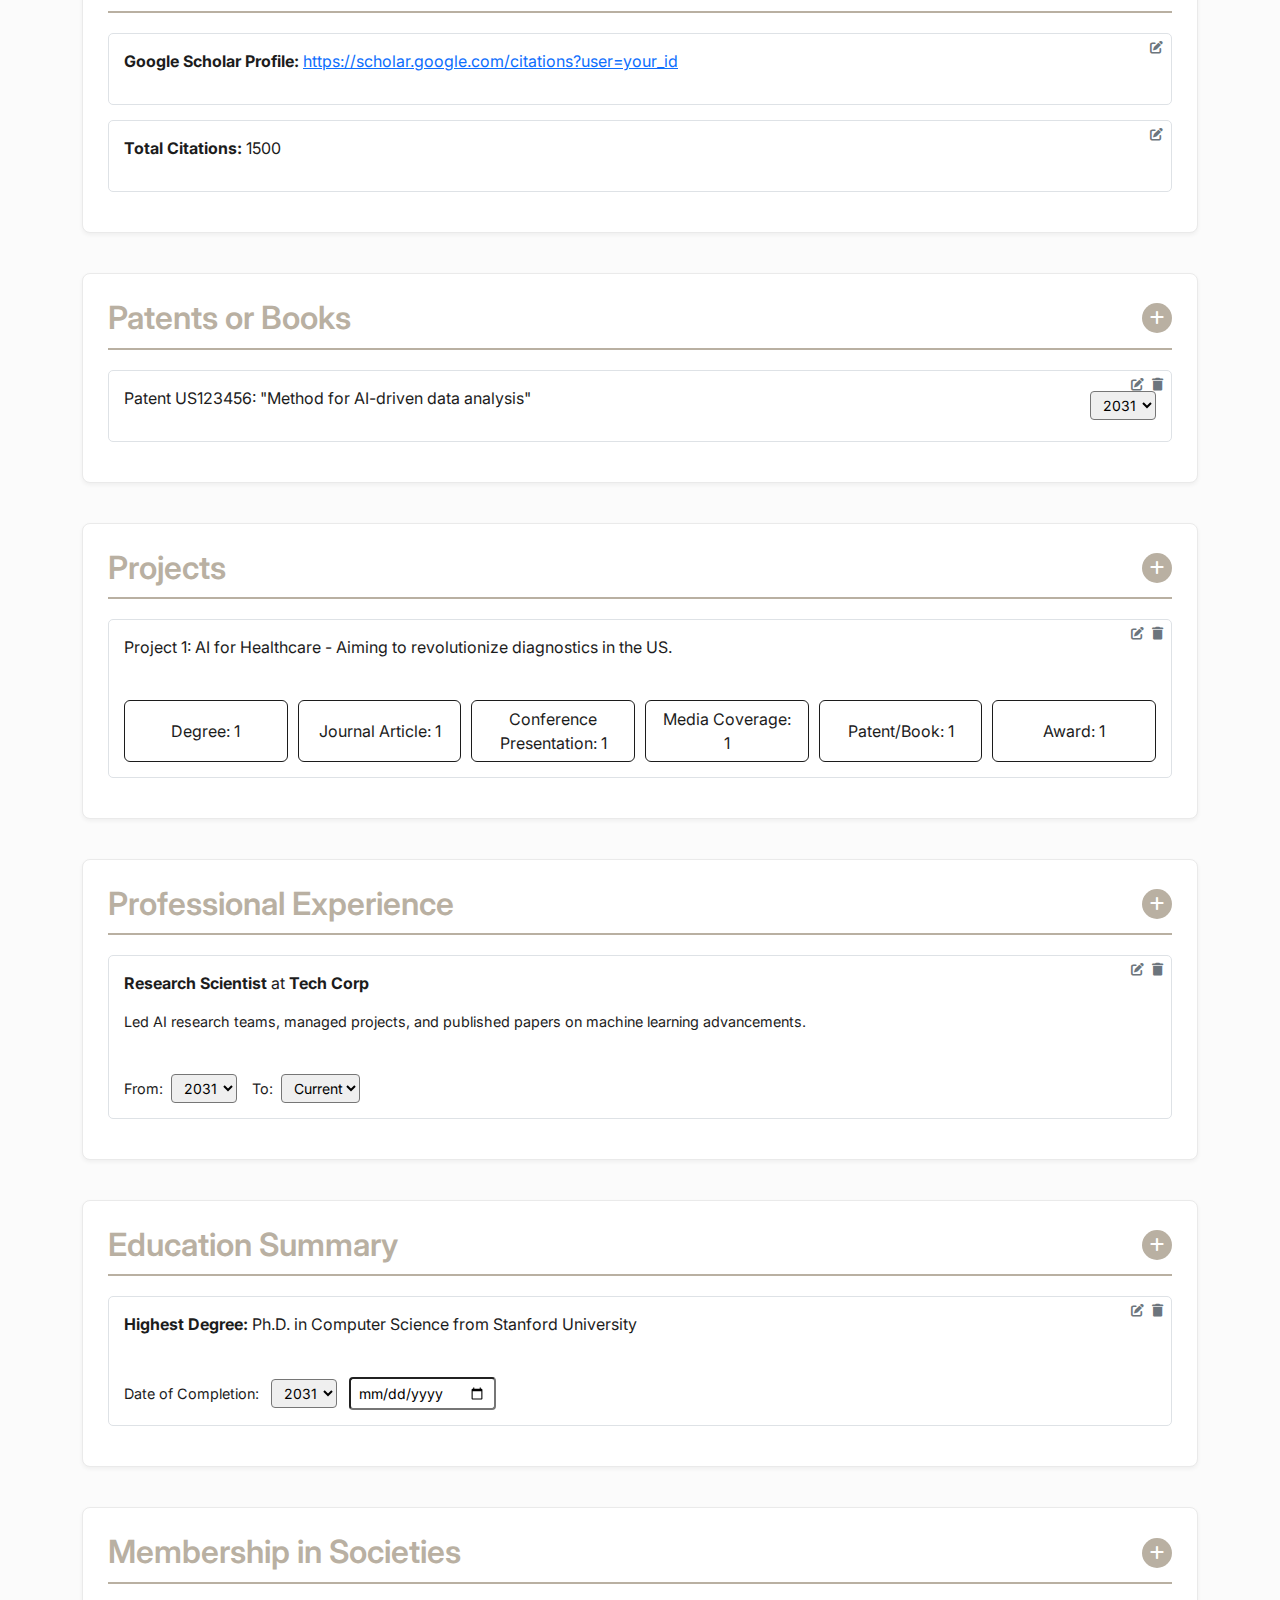
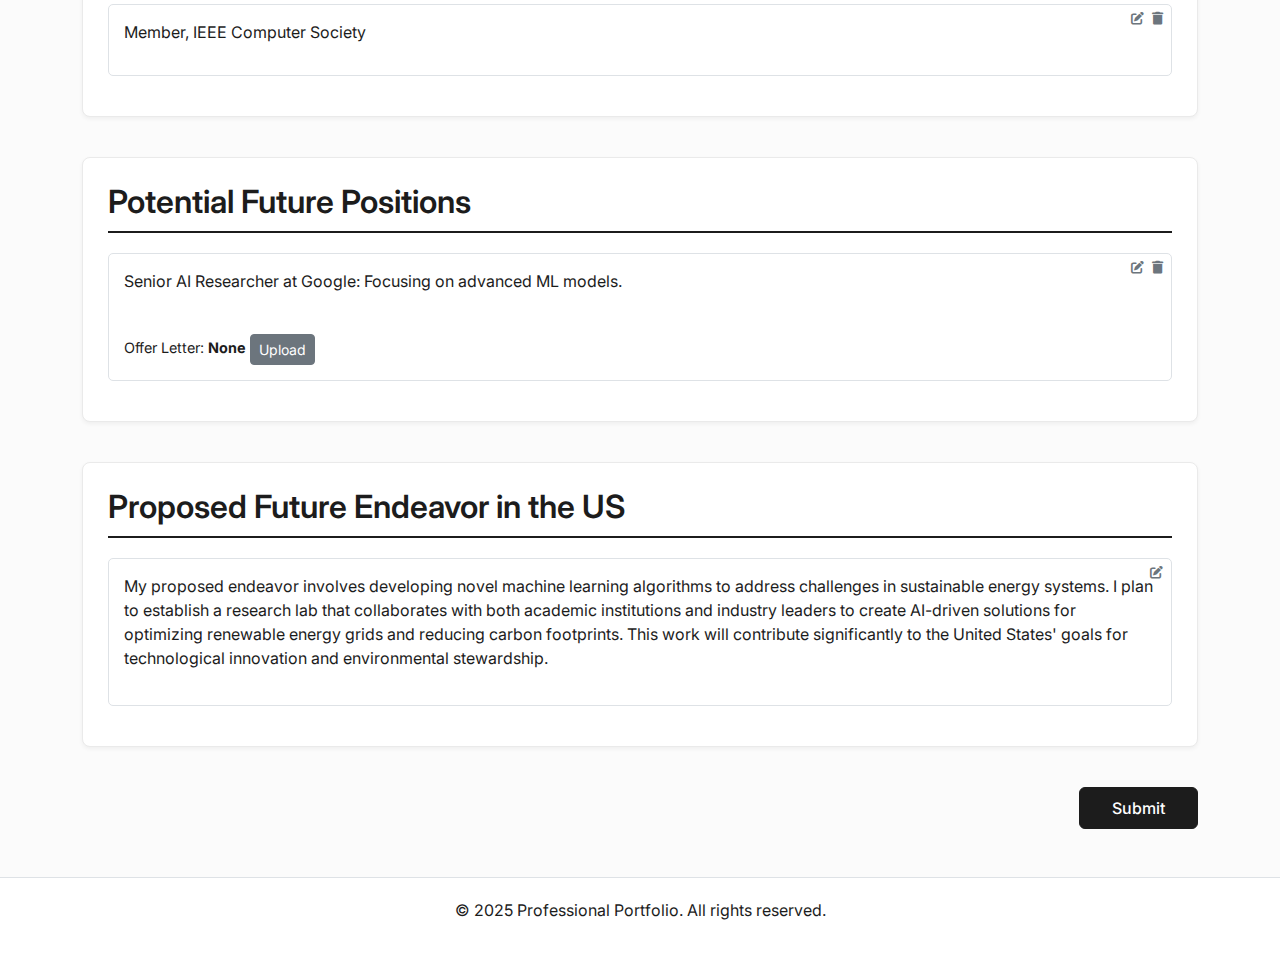
<file: portfolio.html>
<!DOCTYPE html>
<html lang="en">
  <head>
    <meta charset="UTF-8" />
    <meta name="viewport" content="width=device-width, initial-scale=1.0" />
    <title>Professional Portfolio</title>
    <link
      href="https://cdn.jsdelivr.net/npm/bootstrap@5.3.0/dist/css/bootstrap.min.css"
      rel="stylesheet"
    />
    <link
      href="https://cdnjs.cloudflare.com/ajax/libs/font-awesome/6.4.0/css/all.min.css"
      rel="stylesheet"
    />
    <link rel="preconnect" href="https://fonts.googleapis.com" />
    <link rel="preconnect" href="https://fonts.gstatic.com" crossorigin />
    <link
      href="https://fonts.googleapis.com/css2?family=Inter:wght@400;500;600;700&display=swap"
      rel="stylesheet"
    />

    <style>
      /* CHANGED: Define new color variables for easy management */
      :root {
        --primary-taupe: #b9b0a2;
        --dark-charcoal: #1c1c1c;
        --text-secondary: #525252;
        --background-light: #fbfbfb;
        --border-color: #eaeaea;
      }

      #spinnerOverlay {
        position: fixed;
        top: 0;
        left: 0;
        width: 100vw;
        height: 100vh;
        background-color: rgba(0, 0, 0, 0.6);
        display: flex;
        align-items: center;
        justify-content: center;
        z-index: 9999;
        display: none;
      }
      iframe {
        width: 100%;
        height: 150px;
        border: 1px solid #ccc;
        border-radius: 10px;
      }
      body {
        /* CHANGED: Updated font, background, and text color */
        font-family: "Inter", sans-serif;
        background-color: var(--background-light);
        color: var(--dark-charcoal);
      }
      .header {
        background-color: #ffffff;
        color: var(--dark-charcoal);
        padding: 40px 20px;
        text-align: center;
        border-bottom: 1px solid var(--border-color);
        box-shadow: 0 2px 4px rgba(0, 0, 0, 0.05);
      }
      .section {
        margin: 40px 0;
        padding: 25px;
        background: #ffffff;
        border-radius: 8px;
        box-shadow: 0 2px 4px rgba(0, 0, 0, 0.05);
        border: 1px solid var(--border-color);
      }
      .section h2 {
        /* CHANGED: New color for section titles */
        border-bottom: 2px solid var(--primary-taupe);
        padding-bottom: 10px;
        margin-bottom: 20px;
        display: flex;
        justify-content: space-between;
        align-items: center;
        color: var(--primary-taupe);
        font-weight: 600;
      }
      .section-final h2 {
        /* CHANGED: Contrasting color for final two sections */
        border-bottom-color: var(--dark-charcoal);
        color: var(--dark-charcoal);
      }
      .edit-btn,
      .delete-btn {
        font-size: 0.8rem;
        cursor: pointer;
        margin-left: 8px;
        color: #6c757d;
      }
      .edit-btn:hover {
        /* CHANGED: Hover color */
        color: var(--dark-charcoal);
      }
      .delete-btn:hover {
        color: #dc3545;
      }
      .add-btn {
        /* CHANGED: New color for the add button */
        background-color: var(--primary-taupe);
        color: white;
        border: none;
        width: 30px;
        height: 30px;
        border-radius: 50%;
        cursor: pointer;
        display: flex;
        justify-content: center;
        align-items: center;
        font-size: 1rem;
        transition: background-color 0.2s;
      }
      .add-btn:hover {
        /* CHANGED: Darker hover state */
        background-color: #a39a8e;
      }
      .item {
        margin-bottom: 15px;
        padding: 15px;
        border: 1px solid #dee2e6;
        border-radius: 5px;
        position: relative;
        display: flex;
        align-items: center;
        gap: 15px;
        flex-wrap: wrap;
      }
      .item-controls {
        position: absolute;
        top: 8px;
        right: 8px;
        display: flex;
      }
      .editable {
        outline: none;
        flex-grow: 1;
      }
      .editable:focus {
        /* CHANGED: Focus color */
        border-bottom: 1px dashed var(--primary-taupe);
      }
      .connections {
        margin-top: 10px;
        display: flex;
        flex-wrap: wrap;
        gap: 10px;
      }
      .connect-btn {
        flex: 1;
        min-width: 150px;
        /* CHANGED: Button theme */
        border-color: var(--dark-charcoal);
        color: var(--dark-charcoal);
      }
      .connect-btn:hover {
        /* CHANGED: Button hover theme */
        background-color: var(--dark-charcoal);
        color: white;
      }
      /* ADDED: Style for main submit button */
      .btn-submit {
        background-color: var(--dark-charcoal);
        color: white;
        border: 1px solid var(--dark-charcoal);
        padding: 0.5rem 2rem;
        font-weight: 500;
        transition: background-color 0.2s ease;
      }
      .btn-submit:hover {
        background-color: #333;
        color: white;
      }
      .offer-letter,
      .experience-dates,
      .education-date {
        margin-top: 10px;
        font-size: 0.9rem;
      }
      .experience-dates {
        display: flex;
        gap: 15px;
        align-items: center;
      }
      .file-name {
        font-weight: bold;
      }
      footer {
        text-align: center;
        padding: 20px;
        background: #ffffff;
        border-top: 1px solid #dee2e6;
        margin-top: 40px;
      }
      @media (max-width: 1024px) {
        img[alt="Logo"] {
          display: none !important;
        }
      }
    </style>
  </head>
  <!-- Google tag (gtag.js) -->
  <script
    async
    src="https://www.googletagmanager.com/gtag/js?id=G-R65K06V97N"
  ></script>
  <script>
    window.dataLayer = window.dataLayer || [];
    function gtag() {
      dataLayer.push(arguments);
    }
    gtag("js", new Date());

    gtag("config", "G-R65K06V97N");
  </script>
  <body>
    <img
      src="immigenius-logo.png"
      alt="Logo"
      style="
        position: absolute;
        top: 2rem;
        left: 2rem;
        width: 150px;
        height: auto;
      "
    />
    <form>
      <header class="header">
        <h1>
          <span id="name" class="editable" contenteditable="true"
            >John Doe</span
          >
          <i
            class="fas fa-edit edit-btn"
            onclick="document.getElementById('name').focus();"
          ></i>
        </h1>
        <h4>
          <span id="email" class="editable" contenteditable="true"
            >johndoe@gmail.com</span
          >
          <i
            class="fas fa-edit edit-btn"
            onclick="document.getElementById('email').focus();"
          ></i>
          <span class="fs-6 text-secondary lead"
            >(Your email will be your ID)</span
          >
        </h4>
        <p>
          <span id="degree" class="editable" contenteditable="true"
            >Ph.D. in Computer Science, Stanford University</span
          >
          <i
            class="fas fa-edit edit-btn"
            onclick="document.getElementById('degree').focus();"
          ></i>
          (WES Evaluation:
          <select id="wes" class="form-select-sm">
            <option value="YES" selected>YES</option>
            <option value="NO">NO</option>
            <option value="NotRequired">Not Required</option></select
          >)
        </p>
      </header>

      <div class="container">
        <section class="section" id="degrees-section">
          <h2>
            Academic Degrees
            <button class="add-btn" type="button" onclick="addDegree()">
              <i class="fas fa-plus"></i>
            </button>
          </h2>
          <div id="degrees-list">
            <div class="item">
              <p class="editable" contenteditable="true">
                Ph.D. in Computer Science, Stanford University
              </p>
              <select class="year-select form-select-sm"></select>
              <div class="item-controls">
                <i class="fas fa-edit edit-btn" title="Edit"></i>
                <i class="fas fa-trash delete-btn" title="Delete"></i>
              </div>
            </div>
          </div>
        </section>

        <section class="section" id="awards-section">
          <h2>
            Awards
            <button class="add-btn" type="button" onclick="addAward()">
              <i class="fas fa-plus"></i>
            </button>
          </h2>
          <div id="awards-list">
            <div class="item">
              <p class="editable" contenteditable="true">
                Best Paper Award, ACM Conference
              </p>
              <select class="award-type-select form-select-sm">
                <option value="International" selected>International</option>
                <option value="National US">National (US)</option>
                <option value="National Other">National (Other)</option>
              </select>
              <select class="year-select form-select-sm"></select>
              <div class="item-controls">
                <i class="fas fa-edit edit-btn" title="Edit"></i>
                <i class="fas fa-trash delete-btn" title="Delete"></i>
              </div>
            </div>
          </div>
        </section>

        <section class="section" id="journals-section">
          <h2>
            Journal Articles
            <button class="add-btn" type="button" onclick="addJournal()">
              <i class="fas fa-plus"></i>
            </button>
          </h2>
          <div id="journals-list">
            <div class="item">
              <p class="editable" contenteditable="true">
                Article 1: "Advancements in AI", Journal of Machine Learning
              </p>
              <select class="year-select form-select-sm"></select>
              <div class="item-controls">
                <i class="fas fa-edit edit-btn" title="Edit"></i>
                <i class="fas fa-trash delete-btn" title="Delete"></i>
              </div>
            </div>
          </div>
        </section>

        <section class="section" id="conferences-section">
          <h2>
            Conference Presentations
            <button class="add-btn" type="button" onclick="addConference()">
              <i class="fas fa-plus"></i>
            </button>
          </h2>
          <div id="conferences-list">
            <div class="item">
              <p class="editable" contenteditable="true">
                Presentation 1: "AI Ethics", NeurIPS
              </p>
              <select class="year-select form-select-sm"></select>
              <div class="item-controls">
                <i class="fas fa-edit edit-btn" title="Edit"></i>
                <i class="fas fa-trash delete-btn" title="Delete"></i>
              </div>
            </div>
          </div>
        </section>

        <section class="section" id="media-coverage-section">
          <h2>
            Media Coverage
            <button class="add-btn" type="button" onclick="addMediaCoverage()">
              <i class="fas fa-plus"></i>
            </button>
          </h2>
          <div id="media_coverage-list">
            <div class="item">
              <div class="flex-grow-1">
                <p class="editable" contenteditable="true">
                  "Breakthrough in AI Research", Tech Journal
                </p>
                <div class="offer-letter">
                  File: <span class="file-name">None</span>
                  <button
                    type="button"
                    class="btn btn-sm btn-secondary upload-btn"
                  >
                    Upload PDF
                  </button>
                  <input
                    type="file"
                    class="offer-file"
                    style="display: none"
                    accept=".pdf"
                  />
                </div>
              </div>
              <select class="year-select form-select-sm"></select>
              <div class="item-controls">
                <i class="fas fa-edit edit-btn" title="Edit"></i>
                <i class="fas fa-trash delete-btn" title="Delete"></i>
              </div>
            </div>
          </div>
        </section>

        <section class="section" id="scholar-profile-section">
          <h2>Scholarly Profile</h2>
          <div id="scholar-profile-list">
            <div class="item">
              <p class="editable" contenteditable="true">
                <strong>Google Scholar Profile:</strong>
                <a href="#" contenteditable="false"
                  >https://scholar.google.com/citations?user=your_id</a
                >
              </p>
              <div class="item-controls">
                <i class="fas fa-edit edit-btn" title="Edit"></i>
              </div>
            </div>
            <div class="item">
              <p class="editable" contenteditable="true">
                <strong>Total Citations:</strong> 1500
              </p>
              <div class="item-controls">
                <i class="fas fa-edit edit-btn" title="Edit"></i>
              </div>
            </div>
          </div>
        </section>

        <section class="section" id="patents-books-section">
          <h2>
            Patents or Books
            <button class="add-btn" type="button" onclick="addPatentOrBook()">
              <i class="fas fa-plus"></i>
            </button>
          </h2>
          <div id="patents_books-list">
            <div class="item">
              <p class="editable" contenteditable="true">
                Patent US123456: "Method for AI-driven data analysis"
              </p>
              <select class="year-select form-select-sm"></select>
              <div class="item-controls">
                <i class="fas fa-edit edit-btn" title="Edit"></i>
                <i class="fas fa-trash delete-btn" title="Delete"></i>
              </div>
            </div>
          </div>
        </section>

        <section class="section" id="projects-section">
          <h2>
            Projects
            <button class="add-btn" type="button" onclick="addProject()">
              <i class="fas fa-plus"></i>
            </button>
          </h2>
          <div id="projects-list">
            <div
              class="item flex-column align-items-start"
              data-journals="1"
              data-conferences="1"
              data-awards="1"
              data-degrees="1"
              data-media_coverage="1"
              data-patents_books="1"
            >
              <p class="editable" contenteditable="true">
                Project 1: AI for Healthcare - Aiming to revolutionize
                diagnostics in the US.
              </p>
              <div class="connections">
                <button
                  type="button"
                  class="btn btn-outline-dark connect-btn"
                  data-type="degrees"
                >
                  Degrees (none)
                </button>
                <button
                  type="button"
                  class="btn btn-outline-dark connect-btn"
                  data-type="journals"
                >
                  Journal Articles (none)
                </button>
                <button
                  type="button"
                  class="btn btn-outline-dark connect-btn"
                  data-type="conferences"
                >
                  Conference Presentations (none)
                </button>
                <button
                  type="button"
                  class="btn btn-outline-dark connect-btn"
                  data-type="media_coverage"
                >
                  Media Coverage (none)
                </button>
                <button
                  type="button"
                  class="btn btn-outline-dark connect-btn"
                  data-type="patents_books"
                >
                  Patents/Books (none)
                </button>
                <button
                  type="button"
                  class="btn btn-outline-dark connect-btn"
                  data-type="awards"
                >
                  Awards (none)
                </button>
              </div>
              <div class="item-controls">
                <i class="fas fa-edit edit-btn" title="Edit"></i>
                <i class="fas fa-trash delete-btn" title="Delete"></i>
              </div>
            </div>
          </div>
        </section>

        <section class="section" id="experience-section">
          <h2>
            Professional Experience
            <button class="add-btn" type="button" onclick="addExperience()">
              <i class="fas fa-plus"></i>
            </button>
          </h2>
          <div id="experience-list">
            <div class="item flex-column align-items-start">
              <div class="editable w-100">
                <p contenteditable="true">
                  <strong>Research Scientist</strong> at
                  <strong>Tech Corp</strong>
                </p>
                <p contenteditable="true" style="font-size: 0.9rem">
                  Led AI research teams, managed projects, and published papers
                  on machine learning advancements.
                </p>
              </div>
              <div class="experience-dates">
                <div>
                  <label class="form-label-sm me-1">From:</label>
                  <select class="year-select form-select-sm"></select>
                </div>
                <div>
                  <label class="form-label-sm me-1">To:</label>
                  <select class="year-select-current form-select-sm"></select>
                </div>
              </div>
              <div class="item-controls">
                <i class="fas fa-edit edit-btn" title="Edit"></i>
                <i class="fas fa-trash delete-btn" title="Delete"></i>
              </div>
            </div>
          </div>
        </section>

        <section class="section" id="education-summary-section">
          <h2>
            Education Summary
            <button
              class="add-btn"
              type="button"
              onclick="addEducationSummary()"
            >
              <i class="fas fa-plus"></i>
            </button>
          </h2>
          <div id="education-summary-list">
            <div class="item flex-column align-items-start">
              <p class="editable" contenteditable="true">
                <strong>Highest Degree:</strong> Ph.D. in Computer Science from
                Stanford University
              </p>
              <div class="education-date">
                <label class="form-label-sm me-2">Date of Completion:</label>
                <select class="year-select form-select-sm me-2"></select>
                <input type="date" class="form-control-sm" />
              </div>
              <div class="item-controls">
                <i class="fas fa-edit edit-btn" title="Edit"></i>
                <i class="fas fa-trash delete-btn" title="Delete"></i>
              </div>
            </div>
          </div>
        </section>

        <section class="section" id="memberships-section">
          <h2>
            Membership in Societies
            <button class="add-btn" type="button" onclick="addMembership()">
              <i class="fas fa-plus"></i>
            </button>
          </h2>
          <div id="memberships-list">
            <div class="item">
              <p class="editable" contenteditable="true">
                Member, IEEE Computer Society
              </p>
              <div class="item-controls">
                <i class="fas fa-edit edit-btn" title="Edit"></i>
                <i class="fas fa-trash delete-btn" title="Delete"></i>
              </div>
            </div>
          </div>
        </section>

        <section class="section section-final" id="future-positions-section">
          <h2>Potential Future Positions</h2>
          <div id="future-positions-list">
            <div class="item flex-column align-items-start">
              <p class="editable" contenteditable="true">
                Senior AI Researcher at Google: Focusing on advanced ML models.
              </p>
              <div class="offer-letter">
                Offer Letter: <span class="file-name">None</span>
                <button
                  type="button"
                  class="btn btn-sm btn-secondary upload-btn"
                >
                  Upload
                </button>
                <input type="file" class="offer-file" style="display: none" />
              </div>
              <div class="item-controls">
                <i class="fas fa-edit edit-btn" title="Edit"></i>
                <i class="fas fa-trash delete-btn" title="Delete"></i>
              </div>
            </div>
          </div>
        </section>

        <section class="section section-final" id="future-endeavor-section">
          <h2>Proposed Future Endeavor in the US</h2>
          <div id="future-endeavor-list">
            <div class="item">
              <p
                class="editable"
                contenteditable="true"
                style="min-height: 100px"
              >
                My proposed endeavor involves developing novel machine learning
                algorithms to address challenges in sustainable energy systems.
                I plan to establish a research lab that collaborates with both
                academic institutions and industry leaders to create AI-driven
                solutions for optimizing renewable energy grids and reducing
                carbon footprints. This work will contribute significantly to
                the United States' goals for technological innovation and
                environmental stewardship.
              </p>
              <div class="item-controls">
                <i class="fas fa-edit edit-btn" title="Edit"></i>
              </div>
            </div>
          </div>
        </section>

        <div class="d-flex justify-content-end mb-5">
          <button type="submit" class="btn btn-submit">Submit</button>
        </div>
      </div>
    </form>

    <div
      class="modal fade"
      id="connectModal"
      tabindex="-1"
      aria-labelledby="connectModalLabel"
      aria-hidden="true"
    >
      <div class="modal-dialog">
        <div class="modal-content">
          <div class="modal-header">
            <h5 class="modal-title" id="connectModalLabel">Select Items</h5>
            <button
              type="button"
              class="btn-close"
              data-bs-dismiss="modal"
              aria-label="Close"
            ></button>
          </div>
          <div class="modal-body" id="modal-body"></div>
          <div class="modal-footer">
            <button
              type="button"
              class="btn btn-secondary"
              data-bs-dismiss="modal"
            >
              Close
            </button>
            <button
              type="button"
              class="btn btn-primary"
              onclick="saveSelections()"
            >
              Save
            </button>
          </div>
        </div>
      </div>
    </div>
    <div
      id="spinnerOverlay"
      style="
        display: none;
        position: fixed;
        inset: 0;
        background-color: rgba(0, 0, 0, 0.7);
        justify-content: center;
        align-items: center;
        flex-direction: column;
        z-index: 9999;
        color: white;
        font-family: monospace;
      "
    >
      <div
        class="spinner-border text-light mb-3"
        role="status"
        style="width: 4rem; height: 4rem"
      >
        <span class="visually-hidden">Loading...</span>
      </div>
      <div id="agentMessages" style="text-align: center; font-size: 1rem"></div>
    </div>

    <footer>
      <p>&copy; 2025 Professional Portfolio. All rights reserved.</p>
    </footer>

    <script src="https://cdn.jsdelivr.net/npm/bootstrap@5.3.0/dist/js/bootstrap.bundle.min.js"></script>
    <script>
      let currentType = "";
      let currentProject = null;
      const modalEl = document.getElementById("connectModal");
      const modal = new bootstrap.Modal(modalEl);
      const modalTitle = document.getElementById("connectModalLabel");
      const modalBody = document.getElementById("modal-body");

      // --- Helper Functions ---
      function generateYearOptions(
        startOffset = 5,
        endOffset = 70,
        includeCurrent = false
      ) {
        let options = "";
        if (includeCurrent) {
          options += '<option value="Current">Current</option>';
        }
        const currentYear = new Date().getFullYear();
        for (
          let i = currentYear + startOffset;
          i >= currentYear - endOffset;
          i--
        ) {
          options += `<option value="${i}">${i}</option>`;
        }
        return options;
      }

      function populateYearSelects() {
        const regularYearOptions = generateYearOptions();
        const currentYearOptions = generateYearOptions(5, 70, true);
        document.querySelectorAll(".year-select").forEach((sel) => {
          if (sel.innerHTML === "") sel.innerHTML = regularYearOptions;
        });
        document.querySelectorAll(".year-select-current").forEach((sel) => {
          if (sel.innerHTML === "") sel.innerHTML = currentYearOptions;
        });
      }

      // --- Connection Modal Logic ---
      function getItems(type) {
        const listId = type + "-list";
        const items = document.querySelectorAll(`#${listId} .item`);
        return Array.from(items).map((item, index) => ({
          id: index + 1,
          title: item.querySelector("p").innerText,
        }));
      }

      function updateButton(btn, selected, type) {
        const typeLabels = {
          degrees: {
            singular: "Degree",
            plural: "Degrees",
          },
          journals: {
            singular: "Journal Article",
            plural: "Journal Articles",
          },
          conferences: {
            singular: "Conference Presentation",
            plural: "Conference Presentations",
          },
          awards: {
            singular: "Award",
            plural: "Awards",
          },
          media_coverage: {
            singular: "Media Coverage",
            plural: "Media Coverage",
          },
          patents_books: {
            singular: "Patent/Book",
            plural: "Patents/Books",
          },
        };
        const labels = typeLabels[type];
        if (
          !selected ||
          selected.length === 0 ||
          selected.every((s) => s === "")
        ) {
          btn.innerText = `${labels.plural} (none)`;
        } else {
          const label = selected.length === 1 ? labels.singular : labels.plural;
          btn.innerText = `${label}: ${selected.join(", ")}`;
        }
      }

      function initializeButtons() {
        document.querySelectorAll(".connect-btn").forEach((btn) => {
          const project = btn.closest(".item");
          const type = btn.dataset.type;
          const selected = project.dataset[type]
            ? project.dataset[type].split(",")
            : [];
          updateButton(btn, selected, type);
        });
      }

      function attachConnectListeners(element) {
        element.querySelectorAll(".connect-btn").forEach((btn) => {
          btn.addEventListener("click", function () {
            currentType = this.dataset.type;
            currentProject = this.closest(".item");
            modalTitle.innerText =
              "Select " +
              currentType
                .replace("_", " ")
                .replace(/\b\w/g, (l) => l.toUpperCase());

            const items = getItems(currentType);
            let html =
              items.length > 0 ? "" : "<p>No items available to connect.</p>";
            items.forEach((item) => {
              html += `
                                <div class="form-check">
                                    <input class="form-check-input" type="checkbox" value="${item.id}" id="select-${currentType}-${item.id}">
                                    <label class="form-check-label" for="select-${currentType}-${item.id}">${item.id}: ${item.title}</label>
                                </div>
                            `;
            });
            modalBody.innerHTML = html;

            const currentSelected = currentProject.dataset[currentType]
              ? currentProject.dataset[currentType].split(",")
              : [];
            currentSelected.forEach((id) => {
              const checkbox = document.getElementById(
                `select-${currentType}-${id}`
              );
              if (checkbox) checkbox.checked = true;
            });

            modal.show();
          });
        });
      }

      function saveSelections() {
        const selected = Array.from(
          document.querySelectorAll("#modal-body .form-check-input:checked")
        ).map((inp) => inp.value);
        currentProject.dataset[currentType] = selected.join(",");
        const btn = currentProject.querySelector(
          `.connect-btn[data-type="${currentType}"]`
        );
        updateButton(btn, selected, currentType);
        modal.hide();
      }

      function attachUploadListeners(element) {
        element.querySelectorAll(".upload-btn").forEach((btn) => {
          btn.onclick = () => btn.nextElementSibling.click();
        });
        element.querySelectorAll(".offer-file").forEach((inp) => {
          inp.onchange = () => {
            const fileNameSpan = inp.parentElement.querySelector(".file-name");
            fileNameSpan.innerText = inp.files[0] ? inp.files[0].name : "None";
          };
        });
      }

      // --- Generic Add Item Function ---
      function addItem(listId, content) {
        const list = document.getElementById(listId);
        const newItem = document.createElement("div");
        newItem.className = "item";
        newItem.innerHTML = content;
        list.appendChild(newItem);
        return newItem;
      }

      // --- Section-specific Add Functions ---
      function addDegree() {
        const content = `
                <p class="editable" contenteditable="true">New Degree, University Name</p>
                <select class="year-select form-select-sm">${generateYearOptions()}</select>
                <div class="item-controls">
                    <i class="fas fa-edit edit-btn" title="Edit"></i>
                    <i class="fas fa-trash delete-btn" title="Delete"></i>
                </div>`;
        addItem("degrees-list", content);
      }

      function addAward() {
        const content = `
                <p class="editable" contenteditable="true">New Award</p>
                <select class="award-type-select form-select-sm">
                    <option value="International" selected>International</option>
                    <option value="National US">National (US)</option>
                    <option value="National Other">National (Other)</option>
                </select>
                <select class="year-select form-select-sm">${generateYearOptions()}</select>
                <div class="item-controls">
                    <i class="fas fa-edit edit-btn" title="Edit"></i>
                    <i class="fas fa-trash delete-btn" title="Delete"></i>
                </div>`;
        addItem("awards-list", content);
      }

      function addJournal() {
        const content = `
                <p class="editable" contenteditable="true">New Journal Article</p>
                <select class="year-select form-select-sm">${generateYearOptions()}</select>
                <div class="item-controls">
                    <i class="fas fa-edit edit-btn" title="Edit"></i>
                    <i class="fas fa-trash delete-btn" title="Delete"></i>
                </div>`;
        addItem("journals-list", content);
      }

      function addConference() {
        const content = `
                <p class="editable" contenteditable="true">New Conference Presentation</p>
                <select class="year-select form-select-sm">${generateYearOptions()}</select>
                <div class="item-controls">
                    <i class="fas fa-edit edit-btn" title="Edit"></i>
                    <i class="fas fa-trash delete-btn" title="Delete"></i>
                </div>`;
        addItem("conferences-list", content);
      }

      function addMediaCoverage() {
        const content = `
                <div class="flex-grow-1">
                    <p class="editable" contenteditable="true">New Media Coverage, Outlet Name</p>
                    <div class="offer-letter">File: <span class="file-name">None</span> <button type="button" class="btn btn-sm btn-secondary upload-btn">Upload PDF</button> <input type="file" class="offer-file" style="display:none;" accept=".pdf"></div>
                </div>
                <select class="year-select form-select-sm">${generateYearOptions()}</select>
                <div class="item-controls">
                    <i class="fas fa-edit edit-btn" title="Edit"></i>
                    <i class="fas fa-trash delete-btn" title="Delete"></i>
                </div>`;
        const newItem = addItem("media_coverage-list", content);
        attachUploadListeners(newItem);
      }

      function addPatentOrBook() {
        const content = `
                <p class="editable" contenteditable="true">New Patent or Book Title</p>
                <select class="year-select form-select-sm">${generateYearOptions()}</select>
                <div class="item-controls">
                    <i class="fas fa-edit edit-btn" title="Edit"></i>
                    <i class="fas fa-trash delete-btn" title="Delete"></i>
                </div>`;
        addItem("patents_books-list", content);
      }

      function addProject() {
        const content = `
                <p class="editable" contenteditable="true">New Project - Description here.</p>
                <div class="connections">
                    <button type="button" class="btn btn-outline-dark connect-btn" data-type="degrees">Degrees (none)</button>
                    <button type="button" class="btn btn-outline-dark connect-btn" data-type="journals">Journal Articles (none)</button>
                    <button type="button" class="btn btn-outline-dark connect-btn" data-type="conferences">Conference Presentations (none)</button>
                    <button type="button" class="btn btn-outline-dark connect-btn" data-type="media_coverage">Media Coverage (none)</button>
                    <button type="button" class="btn btn-outline-dark connect-btn" data-type="patents_books">Patents/Books (none)</button>
                    <button type="button" class="btn btn-outline-dark connect-btn" data-type="awards">Awards (none)</button>
                </div>
                <div class="item-controls">
                    <i class="fas fa-edit edit-btn" title="Edit"></i>
                    <i class="fas fa-trash delete-btn" title="Delete"></i>
                </div>`;
        const newItem = addItem("projects-list", content);
        newItem.classList.add("flex-column", "align-items-start");
        newItem.dataset.journals = "";
        newItem.dataset.conferences = "";
        newItem.dataset.awards = "";
        newItem.dataset.degrees = "";
        newItem.dataset.media_coverage = "";
        newItem.dataset.patents_books = "";
        attachConnectListeners(newItem);
      }

      function addExperience() {
        const content = `
                <div class="editable w-100">
                    <p contenteditable="true"><strong>New Job Title</strong> at <strong>Company</strong></p>
                    <p contenteditable="true" style="font-size: 0.9rem;">Description of role.</p>
                </div>
                <div class="experience-dates">
                    <div>
                        <label class="form-label-sm me-1">From:</label>
                        <select class="year-select form-select-sm">${generateYearOptions()}</select>
                    </div>
                    <div>
                        <label class="form-label-sm me-1">To:</label>
                        <select class="year-select-current form-select-sm">${generateYearOptions(
                          5,
                          70,
                          true
                        )}</select>
                    </div>
                </div>
                <div class="item-controls">
                    <i class="fas fa-edit edit-btn" title="Edit"></i>
                    <i class="fas fa-trash delete-btn" title="Delete"></i>
                </div>`;
        const newItem = addItem("experience-list", content);
        newItem.classList.add("flex-column", "align-items-start");
      }

      function addEducationSummary() {
        const content = `
                <p class="editable" contenteditable="true"><strong>Highest Degree:</strong> Degree Name from University</p>
                <div class="education-date">
                    <label class="form-label-sm me-2">Date of Completion:</label>
                    <select class="year-select form-select-sm me-2">${generateYearOptions()}</select>
                    <input type="date" class="form-control-sm">
                </div>
                <div class="item-controls">
                    <i class="fas fa-edit edit-btn" title="Edit"></i>
                    <i class="fas fa-trash delete-btn" title="Delete"></i>
                </div>`;
        const newItem = addItem("education-summary-list", content);
        newItem.classList.add("flex-column", "align-items-start");
      }

      function addMembership() {
        const content = `
                <p class="editable" contenteditable="true">New Membership</p>
                <div class="item-controls">
                    <i class="fas fa-edit edit-btn" title="Edit"></i>
                    <i class="fas fa-trash delete-btn" title="Delete"></i>
                </div>`;
        addItem("memberships-list", content);
      }

      // --- Global Event Listeners ---
      document.addEventListener("click", function (e) {
        // Handle Edit Clicks
        if (e.target.matches(".edit-btn")) {
          const item = e.target.closest(".item");
          if (item) {
            // Preferentially find an editable element within a wrapper if it exists
            let editable = item.querySelector(
              '.editable[contenteditable="true"], .editable > [contenteditable="true"]'
            );
            if (!editable) {
              // Fallback to the first contenteditable element in the item
              editable = item.querySelector('[contenteditable="true"]');
            }
            if (editable) editable.focus();
          }
        }
        // Handle Delete Clicks
        if (e.target.matches(".delete-btn")) {
          const item = e.target.closest(".item");
          if (item && confirm("Are you sure you want to delete this item?")) {
            item.remove();
          }
        }
      });

      // --- Initial Setup ---
      document.addEventListener("DOMContentLoaded", function () {
        populateYearSelects();
        initializeButtons();
        attachConnectListeners(document);
        attachUploadListeners(document);
      });

      //  Form Submission
      document
        .querySelector("form")
        .addEventListener("submit", async function (e) {
          e.preventDefault();

          // --- Helper to get innerText safely ---
          const getText = (selector, parent = document) => {
            const el = parent.querySelector(selector);
            return el ? el.innerText.trim() : "";
          };

          // --- Helper to get select value safely ---
          const getSelectValue = (selector, parent = document) => {
            const el = parent.querySelector(selector);
            return el ? el.value : "";
          };

          const applicant_profile = {
            name: document.getElementById("name")?.innerText.trim() || "",
            email:
              document.getElementById("email")?.innerText.trim() ||
              document.getElementById("email")?.value.trim() ||
              "",
            wes_evaluation_status: document.getElementById("wes")?.value || "",
            highest_degree_statement:
              document
                .querySelector("#education-summary-list .item p")
                ?.innerText.trim() || "",
          };
          // --- Education ---
          const education = Array.from(
            document.querySelectorAll("#degrees-list .item")
          ).map((item) => {
            const degreeText = getText("p", item);
            const parts = degreeText.split(",");
            const degree = parts[0]?.trim() || "";
            const institution = parts[1]?.trim() || "";
            return {
              degree,
              institution,
              completion_year: getSelectValue(".year-select", item),
            };
          });

          // --- Scholarly impact ---
          const scholarly_impact = {
            google_scholar_profile:
              document.querySelector("#scholar-profile-list a")?.href || "",
            total_citations:
              parseInt(
                getText("#scholar-profile-list .item:nth-child(2) p").replace(
                  /\D/g,
                  ""
                )
              ) || 0,
          };

          // --- Publications and patents ---
          const publications_and_patents = [];

          document.querySelectorAll("#journals-list .item").forEach((item) => {
            publications_and_patents.push({
              type: "Journal Article",
              title: getText("p", item),
              year: getSelectValue(".year-select", item),
            });
          });

          document
            .querySelectorAll("#conferences-list .item")
            .forEach((item) => {
              publications_and_patents.push({
                type: "Conference Presentation",
                title: getText("p", item),
                year: getSelectValue(".year-select", item),
              });
            });

          document
            .querySelectorAll("#patents_books-list .item")
            .forEach((item) => {
              publications_and_patents.push({
                type: "Patent",
                title: getText("p", item),
                year: getSelectValue(".year-select", item),
              });
            });

          // --- Awards and honors ---
          const awards_and_honors = Array.from(
            document.querySelectorAll("#awards-list .item")
          ).map((item) => ({
            name: getText("p", item),
            category: getSelectValue(".award-type-select", item),
            year: getSelectValue(".year-select", item),
          }));

          // --- Professional experience ---
          const professional_experience = Array.from(
            document.querySelectorAll("#experience-list .item")
          ).map((item) => {
            const roleOrg = getText("p:nth-child(1)", item);
            const desc = getText("p:nth-child(2)", item);
            const roleMatch = roleOrg.match(/<strong>(.*?)<\/strong>/);
            const orgMatch = roleOrg.match(/at\s+<strong>(.*?)<\/strong>/);
            const role = roleMatch ? roleMatch[1] : roleOrg;
            const org = orgMatch ? orgMatch[1] : "";
            return {
              role,
              organization: org,
              start_year: getSelectValue(".year-select", item),
              end_year: getSelectValue(".year-select-current", item),
              description: desc,
            };
          });

          // --- Memberships ---
          const memberships_in_distinguished_associations = Array.from(
            document.querySelectorAll("#memberships-list .item")
          ).map((item) => {
            const text = getText("p", item);
            const [level, organization] = text.includes(",")
              ? text.split(",").map((t) => t.trim())
              : ["Member", text];
            return {
              organization,
              level,
            };
          });

          // --- Media coverage ---
          const media_coverage = Array.from(
            document.querySelectorAll("#media_coverage-list .item")
          ).map((item) => {
            const text = getText("p", item);
            const [titlePart, outletPart] = text
              .split(",")
              .map((t) => t.trim());
            const fileName = item.querySelector(".file-name")?.innerText.trim();
            return {
              title: titlePart,
              outlet: outletPart,
              year: getSelectValue(".year-select", item),
              has_document_proof: fileName && fileName !== "None",
            };
          });

          // --- Build First JSON ---
          const INPUT_JSON_1 = {
            applicant_profile,
            education,
            scholarly_impact,
            publications_and_patents,
            awards_and_honors,
            professional_experience,
            memberships_in_distinguished_associations,
            media_coverage,
          };

          // --- Second JSON: Future endeavor etc. ---
          const proposed_endeavor_statement = getText(
            "#future-endeavor-list .item p"
          );

          const highest_degree_text = getText(
            "#education-summary-list .item p"
          );
          const highest_degree =
            highest_degree_text.split(":")[1]?.split("from")[0]?.trim() || "";

          // Estimate experience years
          const years_of_experience =
            new Date().getFullYear() -
            (parseInt(professional_experience[0]?.start_year) ||
              new Date().getFullYear());

          const applicant_credentials_summary = {
            highest_degree,
            years_of_experience,
          };

          // Projects and connections
          const past_projects_demonstrating_capability = Array.from(
            document.querySelectorAll("#projects-list .item")
          ).map((item) => {
            const desc = getText("p", item);
            const getConnected = (type) => {
              const ids = item.dataset[type]
                ? item.dataset[type].split(",").map((i) => i.trim())
                : [];
              return ids.map((id) => {
                const list = document.querySelector(`#${type}-list`);
                const p = list?.querySelector(`.item:nth-child(${id}) p`);
                return p ? p.innerText.trim() : "";
              });
            };
            return {
              project_description: desc,
              connected_achievements: {
                degrees: getConnected("degrees"),
                publications: getConnected("journals"),
                presentations: getConnected("conferences"),
                awards: getConnected("awards"),
                patents_or_books: getConnected("patents_books"),
                media_coverage: getConnected("media_coverage"),
              },
            };
          });

          // Future prospects
          const future_prospects_in_us = Array.from(
            document.querySelectorAll("#future-positions-list .item")
          ).map((item) => {
            const text = getText("p", item);
            const [posPart, rest] = text.split(" at ");
            const position = posPart.replace("Senior", "Senior").trim();
            const [organization, desc] = rest
              ? rest.split(":").map((s) => s.trim())
              : ["", ""];
            const has_offer_letter =
              item.querySelector(".file-name")?.innerText.trim() !== "None";
            return {
              position,
              organization,
              description: desc,
              has_offer_letter,
            };
          });

          const INPUT_JSON_2 = {
            proposed_endeavor_statement,
            applicant_credentials_summary,
            past_projects_demonstrating_capability,
            future_prospects_in_us,
          };
          const merge_json =
            JSON.stringify(INPUT_JSON_1, null, 2) +
            JSON.stringify(INPUT_JSON_2, null, 2);

          // Fetch function
          const messageBox = document.getElementById("agentMessages");
          const showMessages = async () => {
            const messages = [
              "immi-agent-1 reading user profile...",
              "immi-agent-2 checking user’s field and US national waiver opportunities...",
              "immi-agent-3 reasoning for Dhanasar 3 prongs...",
              "immi-corpus-collaboration determining eligibility for USCIS prongs and weakness...",
            ];

            for (let i = 0; i < messages.length; i++) {
              messageBox.textContent = messages[i];
              if (i < messages.length - 1) {
                await new Promise((res) => setTimeout(res, 3000)); // 3 sec each
              } else {
                // last message stays till spinner hides
                break;
              }
            }
          };

          const pollForResult = (taskId, timeout = 180000, interval = 5000) => {
            const startTime = Date.now();
            return new Promise((resolve, reject) => {
              const checkStatus = async () => {
                if (Date.now() - startTime > timeout) {
                  return reject(
                    new Error("Polling timed out after 3 minutes.")
                  );
                }

                try {
                  const pollResponse = await fetch(
                    `https://api-i140.flyai.online/api-i140/results/${taskId}`
                  );
                  if (!pollResponse.ok) {
                    return reject(
                      new Error(
                        `Polling failed with status: ${pollResponse.status}`
                      )
                    );
                  }
                  const pollResult = await pollResponse.json();

                  if (pollResult.status === "completed") {
                    return resolve(pollResult.result);
                  } else if (pollResult.status === "failed") {
                    return reject(
                      new Error(
                        `The task failed on the server: ${pollResult.result}`
                      )
                    );
                  } else {
                    setTimeout(checkStatus, interval);
                  }
                } catch (error) {
                  return reject(error);
                }
              };
              checkStatus();
            });
          };

          const spinner = document.getElementById("spinnerOverlay");
          try {
            spinner.style.display = "flex";
            showMessages();

            const initialResponse = await fetch(
              "https://api-i140.flyai.online/api-i140/run-agent",
              {
                method: "POST",
                headers: {
                  "Content-Type": "application/json",
                },
                body: JSON.stringify({
                  input_as_text: merge_json,
                }),
              }
            );

            if (!initialResponse.ok) {
              throw new Error(
                `Initial request failed with status: ${initialResponse.status}`
              );
            }

            const initialResult = await initialResponse.json();
            const taskId = initialResult.task_id;

            if (!taskId) {
              throw new Error("Server did not return a valid task ID.");
            }

            const finalResult = await pollForResult(taskId);

            // ===================================================================
            // ## FIX APPLIED HERE ##
            // Changed `finalResult.data` to just `finalResult` because the 'data'
            // wrapper no longer exists in the new asynchronous response structure.
            // ===================================================================
            const summary = finalResult?.summarize_and_display?.output_parsed;

            if (!summary) {
              alert("No summary data returned from the completed task!");
              spinner.style.display = "none";
              return;
            }

            spinner.style.display = "none";
            const email = INPUT_JSON_1.applicant_profile.email;
            // console.log(email);

            try {
              const saveResponse = await fetch(
                "https://api-i140.flyai.online/api-i140/save-user-data",
                {
                  method: "POST",
                  headers: {
                    "Content-Type": "application/json",
                  },
                  body: JSON.stringify({
                    email: email,
                    json_data: summary,
                  }),
                }
              );

              const saveResult = await saveResponse.json();

              if (saveResult.status !== "success") {
                console.warn(
                  "Save-user-data API returned an error:",
                  saveResult.message
                );
                alert("Warning: Data saved partially or failed!");
              } else {
                const dataId = saveResult.data_id;
                window.location.href = `payment.html?rB=${encodeURIComponent(
                  dataId
                )}`;
              }
            } catch (saveErr) {
              console.error("Error saving user data:", saveErr);
              alert("Failed to save user data to server!");
            }
          } catch (error) {
            spinner.style.display = "none";
            console.error("Error:", error);
            alert(`An error occurred: ${error.message}`);
          }
        });
    </script>
  </body>
</html>
</file>
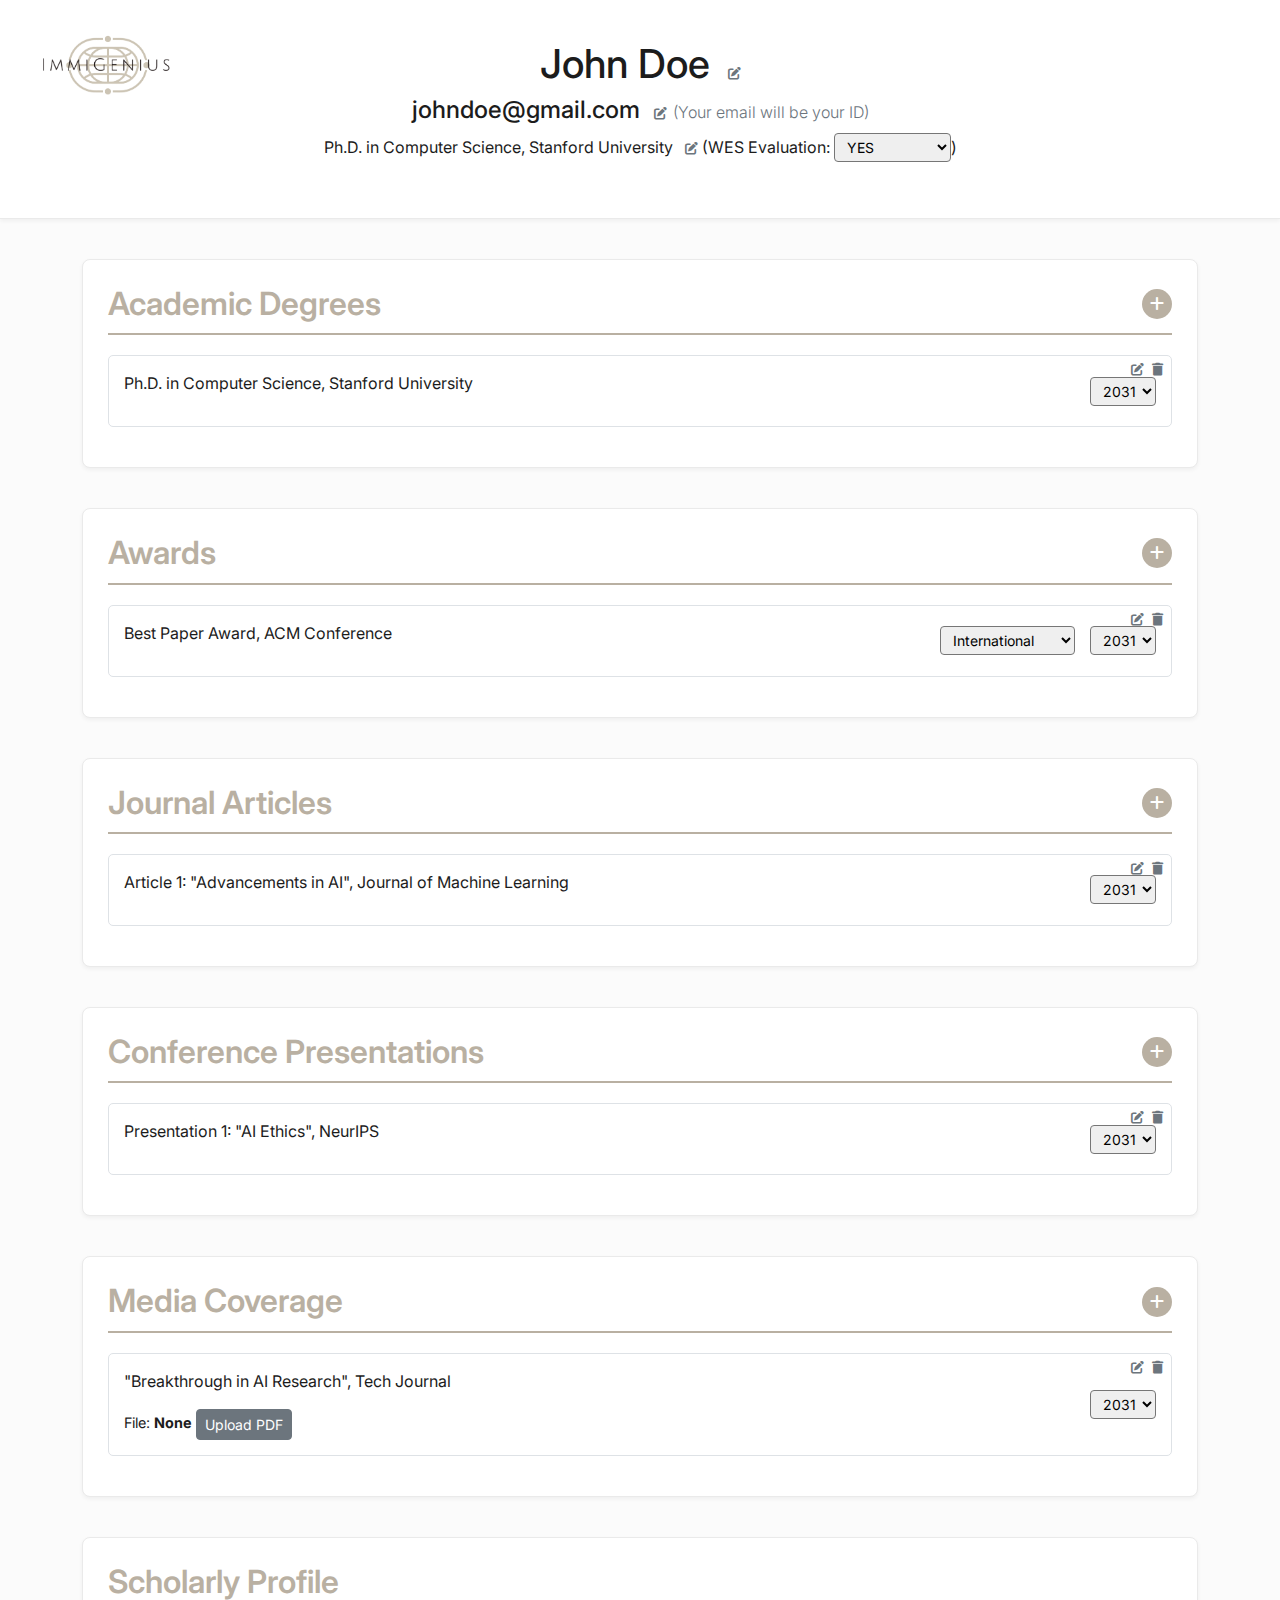
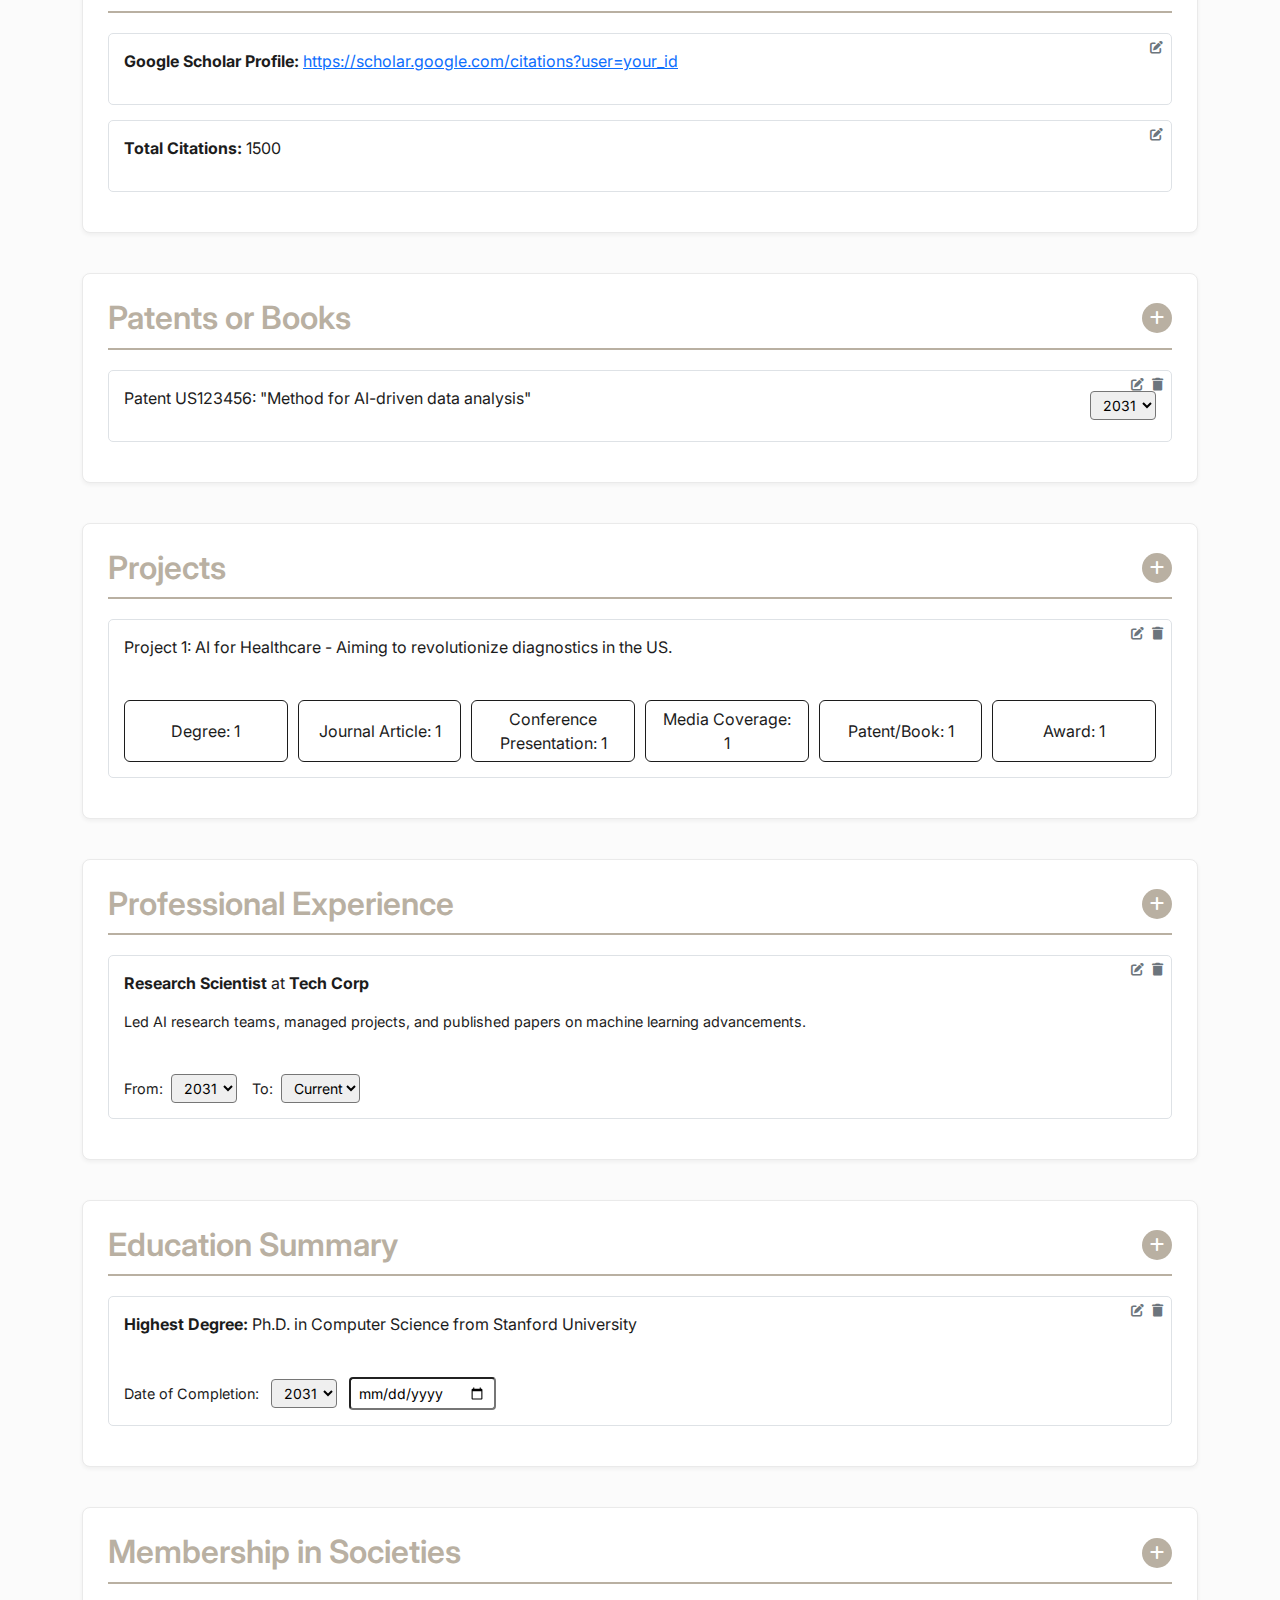
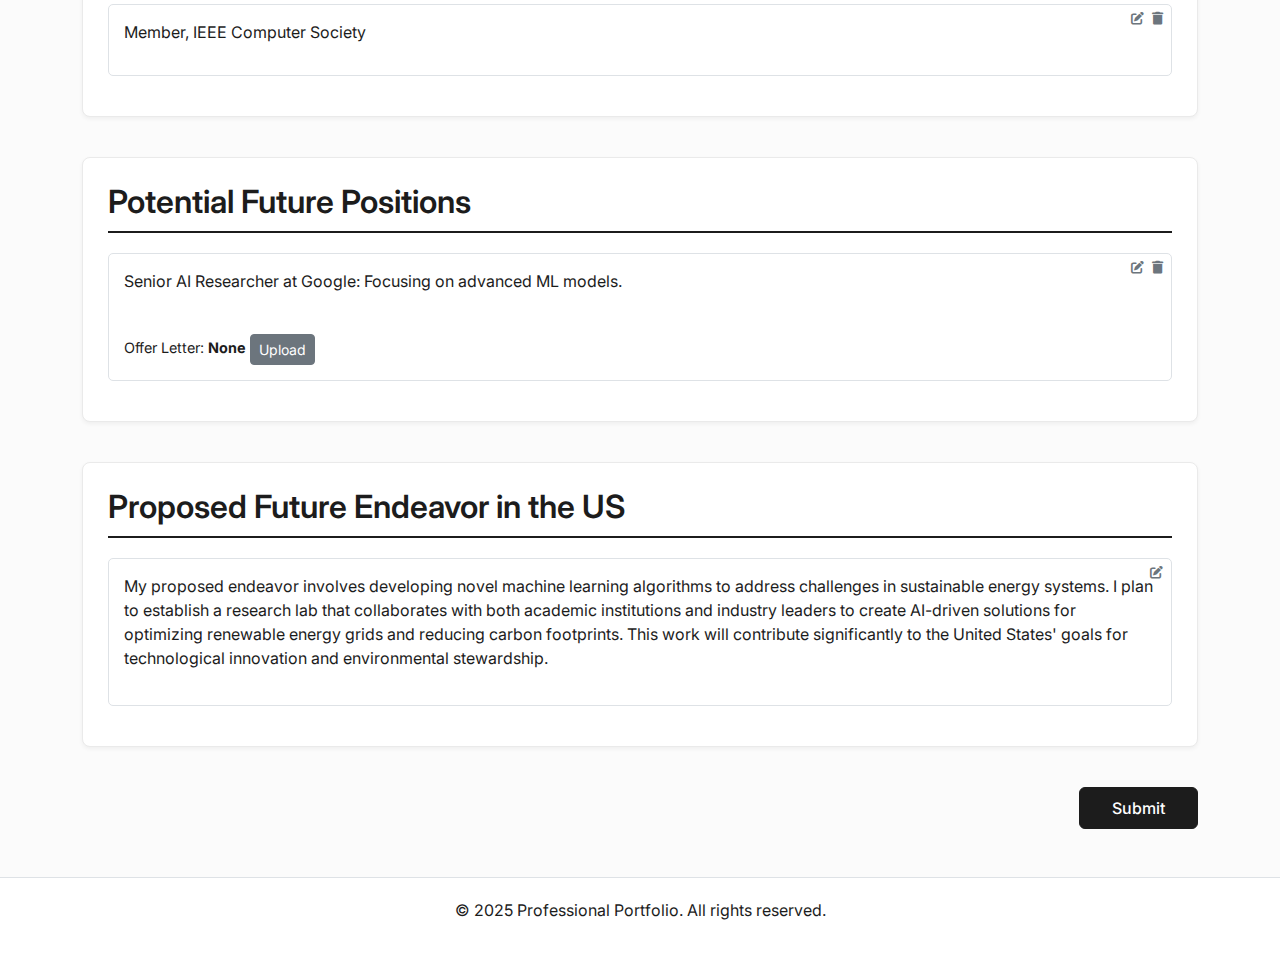
<file: portfolio_bak_10_2025.html>
<!DOCTYPE html>
<html lang="en">
  <head>
    <meta charset="UTF-8" />
    <meta name="viewport" content="width=device-width, initial-scale=1.0" />
    <title>Professional Portfolio</title>
    <link
      href="https://cdn.jsdelivr.net/npm/bootstrap@5.3.0/dist/css/bootstrap.min.css"
      rel="stylesheet"
    />
    <link
      href="https://cdnjs.cloudflare.com/ajax/libs/font-awesome/6.4.0/css/all.min.css"
      rel="stylesheet"
    />
    <link rel="preconnect" href="https://fonts.googleapis.com" />
    <link rel="preconnect" href="https://fonts.gstatic.com" crossorigin />
    <link
      href="https://fonts.googleapis.com/css2?family=Inter:wght@400;500;600;700&display=swap"
      rel="stylesheet"
    />

    <style>
      /* CHANGED: Define new color variables for easy management */
      :root {
        --primary-taupe: #b9b0a2;
        --dark-charcoal: #1c1c1c;
        --text-secondary: #525252;
        --background-light: #fbfbfb;
        --border-color: #eaeaea;
      }

      #spinnerOverlay {
        position: fixed;
        top: 0;
        left: 0;
        width: 100vw;
        height: 100vh;
        background-color: rgba(0, 0, 0, 0.6);
        display: flex;
        align-items: center;
        justify-content: center;
        z-index: 9999;
        display: none;
      }
      iframe {
        width: 100%;
        height: 150px;
        border: 1px solid #ccc;
        border-radius: 10px;
      }
      body {
        /* CHANGED: Updated font, background, and text color */
        font-family: "Inter", sans-serif;
        background-color: var(--background-light);
        color: var(--dark-charcoal);
      }
      .header {
        background-color: #ffffff;
        color: var(--dark-charcoal);
        padding: 40px 20px;
        text-align: center;
        border-bottom: 1px solid var(--border-color);
        box-shadow: 0 2px 4px rgba(0, 0, 0, 0.05);
      }
      .section {
        margin: 40px 0;
        padding: 25px;
        background: #ffffff;
        border-radius: 8px;
        box-shadow: 0 2px 4px rgba(0, 0, 0, 0.05);
        border: 1px solid var(--border-color);
      }
      .section h2 {
        /* CHANGED: New color for section titles */
        border-bottom: 2px solid var(--primary-taupe);
        padding-bottom: 10px;
        margin-bottom: 20px;
        display: flex;
        justify-content: space-between;
        align-items: center;
        color: var(--primary-taupe);
        font-weight: 600;
      }
      .section-final h2 {
        /* CHANGED: Contrasting color for final two sections */
        border-bottom-color: var(--dark-charcoal);
        color: var(--dark-charcoal);
      }
      .edit-btn,
      .delete-btn {
        font-size: 0.8rem;
        cursor: pointer;
        margin-left: 8px;
        color: #6c757d;
      }
      .edit-btn:hover {
        /* CHANGED: Hover color */
        color: var(--dark-charcoal);
      }
      .delete-btn:hover {
        color: #dc3545;
      }
      .add-btn {
        /* CHANGED: New color for the add button */
        background-color: var(--primary-taupe);
        color: white;
        border: none;
        width: 30px;
        height: 30px;
        border-radius: 50%;
        cursor: pointer;
        display: flex;
        justify-content: center;
        align-items: center;
        font-size: 1rem;
        transition: background-color 0.2s;
      }
      .add-btn:hover {
        /* CHANGED: Darker hover state */
        background-color: #a39a8e;
      }
      .item {
        margin-bottom: 15px;
        padding: 15px;
        border: 1px solid #dee2e6;
        border-radius: 5px;
        position: relative;
        display: flex;
        align-items: center;
        gap: 15px;
        flex-wrap: wrap;
      }
      .item-controls {
        position: absolute;
        top: 8px;
        right: 8px;
        display: flex;
      }
      .editable {
        outline: none;
        flex-grow: 1;
      }
      .editable:focus {
        /* CHANGED: Focus color */
        border-bottom: 1px dashed var(--primary-taupe);
      }
      .connections {
        margin-top: 10px;
        display: flex;
        flex-wrap: wrap;
        gap: 10px;
      }
      .connect-btn {
        flex: 1;
        min-width: 150px;
        /* CHANGED: Button theme */
        border-color: var(--dark-charcoal);
        color: var(--dark-charcoal);
      }
      .connect-btn:hover {
        /* CHANGED: Button hover theme */
        background-color: var(--dark-charcoal);
        color: white;
      }
      /* ADDED: Style for main submit button */
      .btn-submit {
        background-color: var(--dark-charcoal);
        color: white;
        border: 1px solid var(--dark-charcoal);
        padding: 0.5rem 2rem;
        font-weight: 500;
        transition: background-color 0.2s ease;
      }
      .btn-submit:hover {
        background-color: #333;
        color: white;
      }
      .offer-letter,
      .experience-dates,
      .education-date {
        margin-top: 10px;
        font-size: 0.9rem;
      }
      .experience-dates {
        display: flex;
        gap: 15px;
        align-items: center;
      }
      .file-name {
        font-weight: bold;
      }
      footer {
        text-align: center;
        padding: 20px;
        background: #ffffff;
        border-top: 1px solid #dee2e6;
        margin-top: 40px;
      }
      @media (max-width: 1024px) {
        img[alt="Logo"] {
          display: none !important;
        }
      }
    </style>
  </head>
  <body>
    <img
      src="immigenius-logo.png"
      alt="Logo"
      style="
        position: absolute;
        top: 2rem;
        left: 2rem;
        width: 150px;
        height: auto;
      "
    />
    <form>
      <header class="header">
        <h1>
          <span id="name" class="editable" contenteditable="true"
            >John Doe</span
          >
          <i
            class="fas fa-edit edit-btn"
            onclick="document.getElementById('name').focus();"
          ></i>
        </h1>
        <h4>
          <span id="email" class="editable" contenteditable="true"
            >johndoe@gmail.com</span
          >
          <i
            class="fas fa-edit edit-btn"
            onclick="document.getElementById('email').focus();"
          ></i>
          <span class="fs-6 text-secondary lead"
            >(Your email will be your ID)</span
          >
        </h4>
        <p>
          <span id="degree" class="editable" contenteditable="true"
            >Ph.D. in Computer Science, Stanford University</span
          >
          <i
            class="fas fa-edit edit-btn"
            onclick="document.getElementById('degree').focus();"
          ></i>
          (WES Evaluation:
          <select id="wes" class="form-select-sm">
            <option value="YES" selected>YES</option>
            <option value="NO">NO</option>
            <option value="NotRequired">Not Required</option></select
          >)
        </p>
      </header>

      <div class="container">
        <section class="section" id="degrees-section">
          <h2>
            Academic Degrees
            <button class="add-btn" type="button" onclick="addDegree()">
              <i class="fas fa-plus"></i>
            </button>
          </h2>
          <div id="degrees-list">
            <div class="item">
              <p class="editable" contenteditable="true">
                Ph.D. in Computer Science, Stanford University
              </p>
              <select class="year-select form-select-sm"></select>
              <div class="item-controls">
                <i class="fas fa-edit edit-btn" title="Edit"></i>
                <i class="fas fa-trash delete-btn" title="Delete"></i>
              </div>
            </div>
          </div>
        </section>

        <section class="section" id="awards-section">
          <h2>
            Awards
            <button class="add-btn" type="button" onclick="addAward()">
              <i class="fas fa-plus"></i>
            </button>
          </h2>
          <div id="awards-list">
            <div class="item">
              <p class="editable" contenteditable="true">
                Best Paper Award, ACM Conference
              </p>
              <select class="award-type-select form-select-sm">
                <option value="International" selected>International</option>
                <option value="National US">National (US)</option>
                <option value="National Other">National (Other)</option>
              </select>
              <select class="year-select form-select-sm"></select>
              <div class="item-controls">
                <i class="fas fa-edit edit-btn" title="Edit"></i>
                <i class="fas fa-trash delete-btn" title="Delete"></i>
              </div>
            </div>
          </div>
        </section>

        <section class="section" id="journals-section">
          <h2>
            Journal Articles
            <button class="add-btn" type="button" onclick="addJournal()">
              <i class="fas fa-plus"></i>
            </button>
          </h2>
          <div id="journals-list">
            <div class="item">
              <p class="editable" contenteditable="true">
                Article 1: "Advancements in AI", Journal of Machine Learning
              </p>
              <select class="year-select form-select-sm"></select>
              <div class="item-controls">
                <i class="fas fa-edit edit-btn" title="Edit"></i>
                <i class="fas fa-trash delete-btn" title="Delete"></i>
              </div>
            </div>
          </div>
        </section>

        <section class="section" id="conferences-section">
          <h2>
            Conference Presentations
            <button class="add-btn" type="button" onclick="addConference()">
              <i class="fas fa-plus"></i>
            </button>
          </h2>
          <div id="conferences-list">
            <div class="item">
              <p class="editable" contenteditable="true">
                Presentation 1: "AI Ethics", NeurIPS
              </p>
              <select class="year-select form-select-sm"></select>
              <div class="item-controls">
                <i class="fas fa-edit edit-btn" title="Edit"></i>
                <i class="fas fa-trash delete-btn" title="Delete"></i>
              </div>
            </div>
          </div>
        </section>

        <section class="section" id="media-coverage-section">
          <h2>
            Media Coverage
            <button class="add-btn" type="button" onclick="addMediaCoverage()">
              <i class="fas fa-plus"></i>
            </button>
          </h2>
          <div id="media_coverage-list">
            <div class="item">
              <div class="flex-grow-1">
                <p class="editable" contenteditable="true">
                  "Breakthrough in AI Research", Tech Journal
                </p>
                <div class="offer-letter">
                  File: <span class="file-name">None</span>
                  <button
                    type="button"
                    class="btn btn-sm btn-secondary upload-btn"
                  >
                    Upload PDF
                  </button>
                  <input
                    type="file"
                    class="offer-file"
                    style="display: none"
                    accept=".pdf"
                  />
                </div>
              </div>
              <select class="year-select form-select-sm"></select>
              <div class="item-controls">
                <i class="fas fa-edit edit-btn" title="Edit"></i>
                <i class="fas fa-trash delete-btn" title="Delete"></i>
              </div>
            </div>
          </div>
        </section>

        <section class="section" id="scholar-profile-section">
          <h2>Scholarly Profile</h2>
          <div id="scholar-profile-list">
            <div class="item">
              <p class="editable" contenteditable="true">
                <strong>Google Scholar Profile:</strong>
                <a href="#" contenteditable="false"
                  >https://scholar.google.com/citations?user=your_id</a
                >
              </p>
              <div class="item-controls">
                <i class="fas fa-edit edit-btn" title="Edit"></i>
              </div>
            </div>
            <div class="item">
              <p class="editable" contenteditable="true">
                <strong>Total Citations:</strong> 1500
              </p>
              <div class="item-controls">
                <i class="fas fa-edit edit-btn" title="Edit"></i>
              </div>
            </div>
          </div>
        </section>

        <section class="section" id="patents-books-section">
          <h2>
            Patents or Books
            <button class="add-btn" type="button" onclick="addPatentOrBook()">
              <i class="fas fa-plus"></i>
            </button>
          </h2>
          <div id="patents_books-list">
            <div class="item">
              <p class="editable" contenteditable="true">
                Patent US123456: "Method for AI-driven data analysis"
              </p>
              <select class="year-select form-select-sm"></select>
              <div class="item-controls">
                <i class="fas fa-edit edit-btn" title="Edit"></i>
                <i class="fas fa-trash delete-btn" title="Delete"></i>
              </div>
            </div>
          </div>
        </section>

        <section class="section" id="projects-section">
          <h2>
            Projects
            <button class="add-btn" type="button" onclick="addProject()">
              <i class="fas fa-plus"></i>
            </button>
          </h2>
          <div id="projects-list">
            <div
              class="item flex-column align-items-start"
              data-journals="1"
              data-conferences="1"
              data-awards="1"
              data-degrees="1"
              data-media_coverage="1"
              data-patents_books="1"
            >
              <p class="editable" contenteditable="true">
                Project 1: AI for Healthcare - Aiming to revolutionize
                diagnostics in the US.
              </p>
              <div class="connections">
                <button
                  type="button"
                  class="btn btn-outline-dark connect-btn"
                  data-type="degrees"
                >
                  Degrees (none)
                </button>
                <button
                  type="button"
                  class="btn btn-outline-dark connect-btn"
                  data-type="journals"
                >
                  Journal Articles (none)
                </button>
                <button
                  type="button"
                  class="btn btn-outline-dark connect-btn"
                  data-type="conferences"
                >
                  Conference Presentations (none)
                </button>
                <button
                  type="button"
                  class="btn btn-outline-dark connect-btn"
                  data-type="media_coverage"
                >
                  Media Coverage (none)
                </button>
                <button
                  type="button"
                  class="btn btn-outline-dark connect-btn"
                  data-type="patents_books"
                >
                  Patents/Books (none)
                </button>
                <button
                  type="button"
                  class="btn btn-outline-dark connect-btn"
                  data-type="awards"
                >
                  Awards (none)
                </button>
              </div>
              <div class="item-controls">
                <i class="fas fa-edit edit-btn" title="Edit"></i>
                <i class="fas fa-trash delete-btn" title="Delete"></i>
              </div>
            </div>
          </div>
        </section>

        <section class="section" id="experience-section">
          <h2>
            Professional Experience
            <button class="add-btn" type="button" onclick="addExperience()">
              <i class="fas fa-plus"></i>
            </button>
          </h2>
          <div id="experience-list">
            <div class="item flex-column align-items-start">
              <div class="editable w-100">
                <p contenteditable="true">
                  <strong>Research Scientist</strong> at
                  <strong>Tech Corp</strong>
                </p>
                <p contenteditable="true" style="font-size: 0.9rem">
                  Led AI research teams, managed projects, and published papers
                  on machine learning advancements.
                </p>
              </div>
              <div class="experience-dates">
                <div>
                  <label class="form-label-sm me-1">From:</label>
                  <select class="year-select form-select-sm"></select>
                </div>
                <div>
                  <label class="form-label-sm me-1">To:</label>
                  <select class="year-select-current form-select-sm"></select>
                </div>
              </div>
              <div class="item-controls">
                <i class="fas fa-edit edit-btn" title="Edit"></i>
                <i class="fas fa-trash delete-btn" title="Delete"></i>
              </div>
            </div>
          </div>
        </section>

        <section class="section" id="education-summary-section">
          <h2>
            Education Summary
            <button
              class="add-btn"
              type="button"
              onclick="addEducationSummary()"
            >
              <i class="fas fa-plus"></i>
            </button>
          </h2>
          <div id="education-summary-list">
            <div class="item flex-column align-items-start">
              <p class="editable" contenteditable="true">
                <strong>Highest Degree:</strong> Ph.D. in Computer Science from
                Stanford University
              </p>
              <div class="education-date">
                <label class="form-label-sm me-2">Date of Completion:</label>
                <select class="year-select form-select-sm me-2"></select>
                <input type="date" class="form-control-sm" />
              </div>
              <div class="item-controls">
                <i class="fas fa-edit edit-btn" title="Edit"></i>
                <i class="fas fa-trash delete-btn" title="Delete"></i>
              </div>
            </div>
          </div>
        </section>

        <section class="section" id="memberships-section">
          <h2>
            Membership in Societies
            <button class="add-btn" type="button" onclick="addMembership()">
              <i class="fas fa-plus"></i>
            </button>
          </h2>
          <div id="memberships-list">
            <div class="item">
              <p class="editable" contenteditable="true">
                Member, IEEE Computer Society
              </p>
              <div class="item-controls">
                <i class="fas fa-edit edit-btn" title="Edit"></i>
                <i class="fas fa-trash delete-btn" title="Delete"></i>
              </div>
            </div>
          </div>
        </section>

        <section class="section section-final" id="future-positions-section">
          <h2>Potential Future Positions</h2>
          <div id="future-positions-list">
            <div class="item flex-column align-items-start">
              <p class="editable" contenteditable="true">
                Senior AI Researcher at Google: Focusing on advanced ML models.
              </p>
              <div class="offer-letter">
                Offer Letter: <span class="file-name">None</span>
                <button
                  type="button"
                  class="btn btn-sm btn-secondary upload-btn"
                >
                  Upload
                </button>
                <input type="file" class="offer-file" style="display: none" />
              </div>
              <div class="item-controls">
                <i class="fas fa-edit edit-btn" title="Edit"></i>
                <i class="fas fa-trash delete-btn" title="Delete"></i>
              </div>
            </div>
          </div>
        </section>

        <section class="section section-final" id="future-endeavor-section">
          <h2>Proposed Future Endeavor in the US</h2>
          <div id="future-endeavor-list">
            <div class="item">
              <p
                class="editable"
                contenteditable="true"
                style="min-height: 100px"
              >
                My proposed endeavor involves developing novel machine learning
                algorithms to address challenges in sustainable energy systems.
                I plan to establish a research lab that collaborates with both
                academic institutions and industry leaders to create AI-driven
                solutions for optimizing renewable energy grids and reducing
                carbon footprints. This work will contribute significantly to
                the United States' goals for technological innovation and
                environmental stewardship.
              </p>
              <div class="item-controls">
                <i class="fas fa-edit edit-btn" title="Edit"></i>
              </div>
            </div>
          </div>
        </section>

        <div class="d-flex justify-content-end mb-5">
          <button type="submit" class="btn btn-submit">Submit</button>
        </div>
      </div>
    </form>

    <div
      class="modal fade"
      id="connectModal"
      tabindex="-1"
      aria-labelledby="connectModalLabel"
      aria-hidden="true"
    >
      <div class="modal-dialog">
        <div class="modal-content">
          <div class="modal-header">
            <h5 class="modal-title" id="connectModalLabel">Select Items</h5>
            <button
              type="button"
              class="btn-close"
              data-bs-dismiss="modal"
              aria-label="Close"
            ></button>
          </div>
          <div class="modal-body" id="modal-body"></div>
          <div class="modal-footer">
            <button
              type="button"
              class="btn btn-secondary"
              data-bs-dismiss="modal"
            >
              Close
            </button>
            <button
              type="button"
              class="btn btn-primary"
              onclick="saveSelections()"
            >
              Save
            </button>
          </div>
        </div>
      </div>
    </div>
    <div
      id="spinnerOverlay"
      style="
        display: none;
        position: fixed;
        inset: 0;
        background-color: rgba(0, 0, 0, 0.7);
        justify-content: center;
        align-items: center;
        flex-direction: column;
        z-index: 9999;
        color: white;
        font-family: monospace;
      "
    >
      <div
        class="spinner-border text-light mb-3"
        role="status"
        style="width: 4rem; height: 4rem"
      >
        <span class="visually-hidden">Loading...</span>
      </div>
      <div id="agentMessages" style="text-align: center; font-size: 1rem"></div>
    </div>

    <footer>
      <p>&copy; 2025 Professional Portfolio. All rights reserved.</p>
    </footer>

    <script src="https://cdn.jsdelivr.net/npm/bootstrap@5.3.0/dist/js/bootstrap.bundle.min.js"></script>

    <script>
      let currentType = "";
      let currentProject = null;
      const modalEl = document.getElementById("connectModal");
      const modal = new bootstrap.Modal(modalEl);
      const modalTitle = document.getElementById("connectModalLabel");
      const modalBody = document.getElementById("modal-body");

      // --- Helper Functions ---
      function generateYearOptions(
        startOffset = 5,
        endOffset = 70,
        includeCurrent = false
      ) {
        let options = "";
        if (includeCurrent) {
          options += '<option value="Current">Current</option>';
        }
        const currentYear = new Date().getFullYear();
        for (
          let i = currentYear + startOffset;
          i >= currentYear - endOffset;
          i--
        ) {
          options += `<option value="${i}">${i}</option>`;
        }
        return options;
      }

      function populateYearSelects() {
        const regularYearOptions = generateYearOptions();
        const currentYearOptions = generateYearOptions(5, 70, true);
        document.querySelectorAll(".year-select").forEach((sel) => {
          if (sel.innerHTML === "") sel.innerHTML = regularYearOptions;
        });
        document.querySelectorAll(".year-select-current").forEach((sel) => {
          if (sel.innerHTML === "") sel.innerHTML = currentYearOptions;
        });
      }

      // --- Connection Modal Logic ---
      function getItems(type) {
        const listId = type + "-list";
        const items = document.querySelectorAll(`#${listId} .item`);
        return Array.from(items).map((item, index) => ({
          id: index + 1,
          title: item.querySelector("p").innerText,
        }));
      }

      function updateButton(btn, selected, type) {
        const typeLabels = {
          degrees: { singular: "Degree", plural: "Degrees" },
          journals: { singular: "Journal Article", plural: "Journal Articles" },
          conferences: {
            singular: "Conference Presentation",
            plural: "Conference Presentations",
          },
          awards: { singular: "Award", plural: "Awards" },
          media_coverage: {
            singular: "Media Coverage",
            plural: "Media Coverage",
          },
          patents_books: { singular: "Patent/Book", plural: "Patents/Books" },
        };
        const labels = typeLabels[type];
        if (
          !selected ||
          selected.length === 0 ||
          selected.every((s) => s === "")
        ) {
          btn.innerText = `${labels.plural} (none)`;
        } else {
          const label = selected.length === 1 ? labels.singular : labels.plural;
          btn.innerText = `${label}: ${selected.join(", ")}`;
        }
      }

      function initializeButtons() {
        document.querySelectorAll(".connect-btn").forEach((btn) => {
          const project = btn.closest(".item");
          const type = btn.dataset.type;
          const selected = project.dataset[type]
            ? project.dataset[type].split(",")
            : [];
          updateButton(btn, selected, type);
        });
      }

      function attachConnectListeners(element) {
        element.querySelectorAll(".connect-btn").forEach((btn) => {
          btn.addEventListener("click", function () {
            currentType = this.dataset.type;
            currentProject = this.closest(".item");
            modalTitle.innerText =
              "Select " +
              currentType
                .replace("_", " ")
                .replace(/\b\w/g, (l) => l.toUpperCase());

            const items = getItems(currentType);
            let html =
              items.length > 0 ? "" : "<p>No items available to connect.</p>";
            items.forEach((item) => {
              html += `
                                <div class="form-check">
                                    <input class="form-check-input" type="checkbox" value="${item.id}" id="select-${currentType}-${item.id}">
                                    <label class="form-check-label" for="select-${currentType}-${item.id}">${item.id}: ${item.title}</label>
                                </div>
                            `;
            });
            modalBody.innerHTML = html;

            const currentSelected = currentProject.dataset[currentType]
              ? currentProject.dataset[currentType].split(",")
              : [];
            currentSelected.forEach((id) => {
              const checkbox = document.getElementById(
                `select-${currentType}-${id}`
              );
              if (checkbox) checkbox.checked = true;
            });

            modal.show();
          });
        });
      }

      function saveSelections() {
        const selected = Array.from(
          document.querySelectorAll("#modal-body .form-check-input:checked")
        ).map((inp) => inp.value);
        currentProject.dataset[currentType] = selected.join(",");
        const btn = currentProject.querySelector(
          `.connect-btn[data-type="${currentType}"]`
        );
        updateButton(btn, selected, currentType);
        modal.hide();
      }

      function attachUploadListeners(element) {
        element.querySelectorAll(".upload-btn").forEach((btn) => {
          btn.onclick = () => btn.nextElementSibling.click();
        });
        element.querySelectorAll(".offer-file").forEach((inp) => {
          inp.onchange = () => {
            const fileNameSpan = inp.parentElement.querySelector(".file-name");
            fileNameSpan.innerText = inp.files[0] ? inp.files[0].name : "None";
          };
        });
      }

      // --- Generic Add Item Function ---
      function addItem(listId, content) {
        const list = document.getElementById(listId);
        const newItem = document.createElement("div");
        newItem.className = "item";
        newItem.innerHTML = content;
        list.appendChild(newItem);
        return newItem;
      }

      // --- Section-specific Add Functions ---
      function addDegree() {
        const content = `
                <p class="editable" contenteditable="true">New Degree, University Name</p>
                <select class="year-select form-select-sm">${generateYearOptions()}</select>
                <div class="item-controls">
                    <i class="fas fa-edit edit-btn" title="Edit"></i>
                    <i class="fas fa-trash delete-btn" title="Delete"></i>
                </div>`;
        addItem("degrees-list", content);
      }

      function addAward() {
        const content = `
                <p class="editable" contenteditable="true">New Award</p>
                <select class="award-type-select form-select-sm">
                    <option value="International" selected>International</option>
                    <option value="National US">National (US)</option>
                    <option value="National Other">National (Other)</option>
                </select>
                <select class="year-select form-select-sm">${generateYearOptions()}</select>
                <div class="item-controls">
                    <i class="fas fa-edit edit-btn" title="Edit"></i>
                    <i class="fas fa-trash delete-btn" title="Delete"></i>
                </div>`;
        addItem("awards-list", content);
      }

      function addJournal() {
        const content = `
                <p class="editable" contenteditable="true">New Journal Article</p>
                <select class="year-select form-select-sm">${generateYearOptions()}</select>
                <div class="item-controls">
                    <i class="fas fa-edit edit-btn" title="Edit"></i>
                    <i class="fas fa-trash delete-btn" title="Delete"></i>
                </div>`;
        addItem("journals-list", content);
      }

      function addConference() {
        const content = `
                <p class="editable" contenteditable="true">New Conference Presentation</p>
                <select class="year-select form-select-sm">${generateYearOptions()}</select>
                <div class="item-controls">
                    <i class="fas fa-edit edit-btn" title="Edit"></i>
                    <i class="fas fa-trash delete-btn" title="Delete"></i>
                </div>`;
        addItem("conferences-list", content);
      }

      function addMediaCoverage() {
        const content = `
                <div class="flex-grow-1">
                    <p class="editable" contenteditable="true">New Media Coverage, Outlet Name</p>
                    <div class="offer-letter">File: <span class="file-name">None</span> <button type="button" class="btn btn-sm btn-secondary upload-btn">Upload PDF</button> <input type="file" class="offer-file" style="display:none;" accept=".pdf"></div>
                </div>
                <select class="year-select form-select-sm">${generateYearOptions()}</select>
                <div class="item-controls">
                    <i class="fas fa-edit edit-btn" title="Edit"></i>
                    <i class="fas fa-trash delete-btn" title="Delete"></i>
                </div>`;
        const newItem = addItem("media_coverage-list", content);
        attachUploadListeners(newItem);
      }

      function addPatentOrBook() {
        const content = `
                <p class="editable" contenteditable="true">New Patent or Book Title</p>
                <select class="year-select form-select-sm">${generateYearOptions()}</select>
                <div class="item-controls">
                    <i class="fas fa-edit edit-btn" title="Edit"></i>
                    <i class="fas fa-trash delete-btn" title="Delete"></i>
                </div>`;
        addItem("patents_books-list", content);
      }

      function addProject() {
        const content = `
                <p class="editable" contenteditable="true">New Project - Description here.</p>
                <div class="connections">
                    <button type="button" class="btn btn-outline-dark connect-btn" data-type="degrees">Degrees (none)</button>
                    <button type="button" class="btn btn-outline-dark connect-btn" data-type="journals">Journal Articles (none)</button>
                    <button type="button" class="btn btn-outline-dark connect-btn" data-type="conferences">Conference Presentations (none)</button>
                    <button type="button" class="btn btn-outline-dark connect-btn" data-type="media_coverage">Media Coverage (none)</button>
                    <button type="button" class="btn btn-outline-dark connect-btn" data-type="patents_books">Patents/Books (none)</button>
                    <button type="button" class="btn btn-outline-dark connect-btn" data-type="awards">Awards (none)</button>
                </div>
                <div class="item-controls">
                    <i class="fas fa-edit edit-btn" title="Edit"></i>
                    <i class="fas fa-trash delete-btn" title="Delete"></i>
                </div>`;
        const newItem = addItem("projects-list", content);
        newItem.classList.add("flex-column", "align-items-start");
        newItem.dataset.journals = "";
        newItem.dataset.conferences = "";
        newItem.dataset.awards = "";
        newItem.dataset.degrees = "";
        newItem.dataset.media_coverage = "";
        newItem.dataset.patents_books = "";
        attachConnectListeners(newItem);
      }

      function addExperience() {
        const content = `
                <div class="editable w-100">
                    <p contenteditable="true"><strong>New Job Title</strong> at <strong>Company</strong></p>
                    <p contenteditable="true" style="font-size: 0.9rem;">Description of role.</p>
                </div>
                <div class="experience-dates">
                    <div>
                        <label class="form-label-sm me-1">From:</label>
                        <select class="year-select form-select-sm">${generateYearOptions()}</select>
                    </div>
                    <div>
                        <label class="form-label-sm me-1">To:</label>
                        <select class="year-select-current form-select-sm">${generateYearOptions(
                          5,
                          70,
                          true
                        )}</select>
                    </div>
                </div>
                <div class="item-controls">
                    <i class="fas fa-edit edit-btn" title="Edit"></i>
                    <i class="fas fa-trash delete-btn" title="Delete"></i>
                </div>`;
        const newItem = addItem("experience-list", content);
        newItem.classList.add("flex-column", "align-items-start");
      }

      function addEducationSummary() {
        const content = `
                <p class="editable" contenteditable="true"><strong>Highest Degree:</strong> Degree Name from University</p>
                <div class="education-date">
                    <label class="form-label-sm me-2">Date of Completion:</label>
                    <select class="year-select form-select-sm me-2">${generateYearOptions()}</select>
                    <input type="date" class="form-control-sm">
                </div>
                <div class="item-controls">
                    <i class="fas fa-edit edit-btn" title="Edit"></i>
                    <i class="fas fa-trash delete-btn" title="Delete"></i>
                </div>`;
        const newItem = addItem("education-summary-list", content);
        newItem.classList.add("flex-column", "align-items-start");
      }

      function addMembership() {
        const content = `
                <p class="editable" contenteditable="true">New Membership</p>
                <div class="item-controls">
                    <i class="fas fa-edit edit-btn" title="Edit"></i>
                    <i class="fas fa-trash delete-btn" title="Delete"></i>
                </div>`;
        addItem("memberships-list", content);
      }

      // --- Global Event Listeners ---
      document.addEventListener("click", function (e) {
        // Handle Edit Clicks
        if (e.target.matches(".edit-btn")) {
          const item = e.target.closest(".item");
          if (item) {
            // Preferentially find an editable element within a wrapper if it exists
            let editable = item.querySelector(
              '.editable[contenteditable="true"], .editable > [contenteditable="true"]'
            );
            if (!editable) {
              // Fallback to the first contenteditable element in the item
              editable = item.querySelector('[contenteditable="true"]');
            }
            if (editable) editable.focus();
          }
        }
        // Handle Delete Clicks
        if (e.target.matches(".delete-btn")) {
          const item = e.target.closest(".item");
          if (item && confirm("Are you sure you want to delete this item?")) {
            item.remove();
          }
        }
      });

      // --- Initial Setup ---
      document.addEventListener("DOMContentLoaded", function () {
        populateYearSelects();
        initializeButtons();
        attachConnectListeners(document);
        attachUploadListeners(document);
      });

      //  Form Submission
      document
        .querySelector("form")
        .addEventListener("submit", async function (e) {
          e.preventDefault();

          // --- Helper to get innerText safely ---
          const getText = (selector, parent = document) => {
            const el = parent.querySelector(selector);
            return el ? el.innerText.trim() : "";
          };

          // --- Helper to get select value safely ---
          const getSelectValue = (selector, parent = document) => {
            const el = parent.querySelector(selector);
            return el ? el.value : "";
          };

          const applicant_profile = {
            name: document.getElementById("name")?.innerText.trim() || "",
            email:
              document.getElementById("email")?.innerText.trim() ||
              document.getElementById("email")?.value.trim() ||
              "",
            wes_evaluation_status: document.getElementById("wes")?.value || "",
            highest_degree_statement:
              document
                .querySelector("#education-summary-list .item p")
                ?.innerText.trim() || "",
          };
          // --- Education ---
          const education = Array.from(
            document.querySelectorAll("#degrees-list .item")
          ).map((item) => {
            const degreeText = getText("p", item);
            const parts = degreeText.split(",");
            const degree = parts[0]?.trim() || "";
            const institution = parts[1]?.trim() || "";
            return {
              degree,
              institution,
              completion_year: getSelectValue(".year-select", item),
            };
          });

          // --- Scholarly impact ---
          const scholarly_impact = {
            google_scholar_profile:
              document.querySelector("#scholar-profile-list a")?.href || "",
            total_citations:
              parseInt(
                getText("#scholar-profile-list .item:nth-child(2) p").replace(
                  /\D/g,
                  ""
                )
              ) || 0,
          };

          // --- Publications and patents ---
          const publications_and_patents = [];

          document.querySelectorAll("#journals-list .item").forEach((item) => {
            publications_and_patents.push({
              type: "Journal Article",
              title: getText("p", item),
              year: getSelectValue(".year-select", item),
            });
          });

          document
            .querySelectorAll("#conferences-list .item")
            .forEach((item) => {
              publications_and_patents.push({
                type: "Conference Presentation",
                title: getText("p", item),
                year: getSelectValue(".year-select", item),
              });
            });

          document
            .querySelectorAll("#patents_books-list .item")
            .forEach((item) => {
              publications_and_patents.push({
                type: "Patent",
                title: getText("p", item),
                year: getSelectValue(".year-select", item),
              });
            });

          // --- Awards and honors ---
          const awards_and_honors = Array.from(
            document.querySelectorAll("#awards-list .item")
          ).map((item) => ({
            name: getText("p", item),
            category: getSelectValue(".award-type-select", item),
            year: getSelectValue(".year-select", item),
          }));

          // --- Professional experience ---
          const professional_experience = Array.from(
            document.querySelectorAll("#experience-list .item")
          ).map((item) => {
            const roleOrg = getText("p:nth-child(1)", item);
            const desc = getText("p:nth-child(2)", item);
            const roleMatch = roleOrg.match(/<strong>(.*?)<\/strong>/);
            const orgMatch = roleOrg.match(/at\s+<strong>(.*?)<\/strong>/);
            const role = roleMatch ? roleMatch[1] : roleOrg;
            const org = orgMatch ? orgMatch[1] : "";
            return {
              role,
              organization: org,
              start_year: getSelectValue(".year-select", item),
              end_year: getSelectValue(".year-select-current", item),
              description: desc,
            };
          });

          // --- Memberships ---
          const memberships_in_distinguished_associations = Array.from(
            document.querySelectorAll("#memberships-list .item")
          ).map((item) => {
            const text = getText("p", item);
            const [level, organization] = text.includes(",")
              ? text.split(",").map((t) => t.trim())
              : ["Member", text];
            return { organization, level };
          });

          // --- Media coverage ---
          const media_coverage = Array.from(
            document.querySelectorAll("#media_coverage-list .item")
          ).map((item) => {
            const text = getText("p", item);
            const [titlePart, outletPart] = text
              .split(",")
              .map((t) => t.trim());
            const fileName = item.querySelector(".file-name")?.innerText.trim();
            return {
              title: titlePart,
              outlet: outletPart,
              year: getSelectValue(".year-select", item),
              has_document_proof: fileName && fileName !== "None",
            };
          });

          // --- Build First JSON ---
          const INPUT_JSON_1 = {
            applicant_profile,
            education,
            scholarly_impact,
            publications_and_patents,
            awards_and_honors,
            professional_experience,
            memberships_in_distinguished_associations,
            media_coverage,
          };

          // --- Second JSON: Future endeavor etc. ---
          const proposed_endeavor_statement = getText(
            "#future-endeavor-list .item p"
          );

          const highest_degree_text = getText(
            "#education-summary-list .item p"
          );
          const highest_degree =
            highest_degree_text.split(":")[1]?.split("from")[0]?.trim() || "";

          // Estimate experience years
          const years_of_experience =
            new Date().getFullYear() -
            (parseInt(professional_experience[0]?.start_year) ||
              new Date().getFullYear());

          const applicant_credentials_summary = {
            highest_degree,
            years_of_experience,
          };

          // Projects and connections
          const past_projects_demonstrating_capability = Array.from(
            document.querySelectorAll("#projects-list .item")
          ).map((item) => {
            const desc = getText("p", item);
            const getConnected = (type) => {
              const ids = item.dataset[type]
                ? item.dataset[type].split(",").map((i) => i.trim())
                : [];
              return ids.map((id) => {
                const list = document.querySelector(`#${type}-list`);
                const p = list?.querySelector(`.item:nth-child(${id}) p`);
                return p ? p.innerText.trim() : "";
              });
            };
            return {
              project_description: desc,
              connected_achievements: {
                degrees: getConnected("degrees"),
                publications: getConnected("journals"),
                presentations: getConnected("conferences"),
                awards: getConnected("awards"),
                patents_or_books: getConnected("patents_books"),
                media_coverage: getConnected("media_coverage"),
              },
            };
          });

          // Future prospects
          const future_prospects_in_us = Array.from(
            document.querySelectorAll("#future-positions-list .item")
          ).map((item) => {
            const text = getText("p", item);
            const [posPart, rest] = text.split(" at ");
            const position = posPart.replace("Senior", "Senior").trim();
            const [organization, desc] = rest
              ? rest.split(":").map((s) => s.trim())
              : ["", ""];
            const has_offer_letter =
              item.querySelector(".file-name")?.innerText.trim() !== "None";
            return {
              position,
              organization,
              description: desc,
              has_offer_letter,
            };
          });

          const INPUT_JSON_2 = {
            proposed_endeavor_statement,
            applicant_credentials_summary,
            past_projects_demonstrating_capability,
            future_prospects_in_us,
          };
          const merge_json =
            JSON.stringify(INPUT_JSON_1, null, 2) +
            JSON.stringify(INPUT_JSON_2, null, 2);
          //console.log();merge_json

          // Fetch function
          const messageBox = document.getElementById("agentMessages");
          const showMessages = async () => {
            const messages = [
              "immi-agent-1 reading user profile...",
              "immi-agent-2 checking user’s field and US national waiver opportunities...",
              "immi-agent-3 reasoning for Dhanasar 3 prongs...",
              "immi-corpus-collaboration determining eligibility for USCIS prongs and weakness...",
            ];

            for (let i = 0; i < messages.length; i++) {
              messageBox.textContent = messages[i];
              if (i < messages.length - 1) {
                await new Promise((res) => setTimeout(res, 3000)); // 3 sec each
              } else {
                // last message stays till spinner hides
                break;
              }
            }
          };
          const spinner = document.getElementById("spinnerOverlay");
          try {
            spinner.style.display = "flex";
            showMessages();

            const response = await fetch(
              "https://api-i140.flyai.online/api-i140/run-agent",
              {
                method: "POST",
                headers: { "Content-Type": "application/json" },
                body: JSON.stringify({ input_as_text: merge_json }),
              }
            );

            const result = await response.json();
            const summary = result.data?.summarize_and_display?.output_parsed;

            if (!summary) {
              alert("No summary data returned!");
              spinner.style.display = "none";
              return;
            }

            spinner.style.display = "none";
            //console.log("Summary:", summary);

            const email = INPUT_JSON_1.applicant_profile.email;
            // console.log(email);

            // Call your save-user-data API with summary + email
            try {
              const saveResponse = await fetch(
                "https://api-i140.flyai.online/api-i140/save-user-data",
                {
                  method: "POST",
                  headers: { "Content-Type": "application/json" },
                  body: JSON.stringify({
                    email: email,
                    json_data: summary,
                  }),
                }
              );

              const saveResult = await saveResponse.json();
              //console.log("Save-user-data response:", saveResult);

              if (saveResult.status !== "success") {
                console.warn(
                  "Save-user-data API returned an error:",
                  saveResult.message
                );
                alert("Warning: Data saved partially or failed!");
              } else {
                const dataId = saveResult.data_id;
                window.location.href = `payment.html?rB=${encodeURIComponent(
                  dataId
                )}`;
              }
            } catch (saveErr) {
              console.error("Error saving user data:", saveErr);
              alert("Failed to save user data to server!");
            }
          } catch (error) {
            spinner.style.display = "none";
            console.error("Error:", error);
            alert("Something went wrong while fetching!");
          }
        });
    </script>
  </body>
</html>
</file>
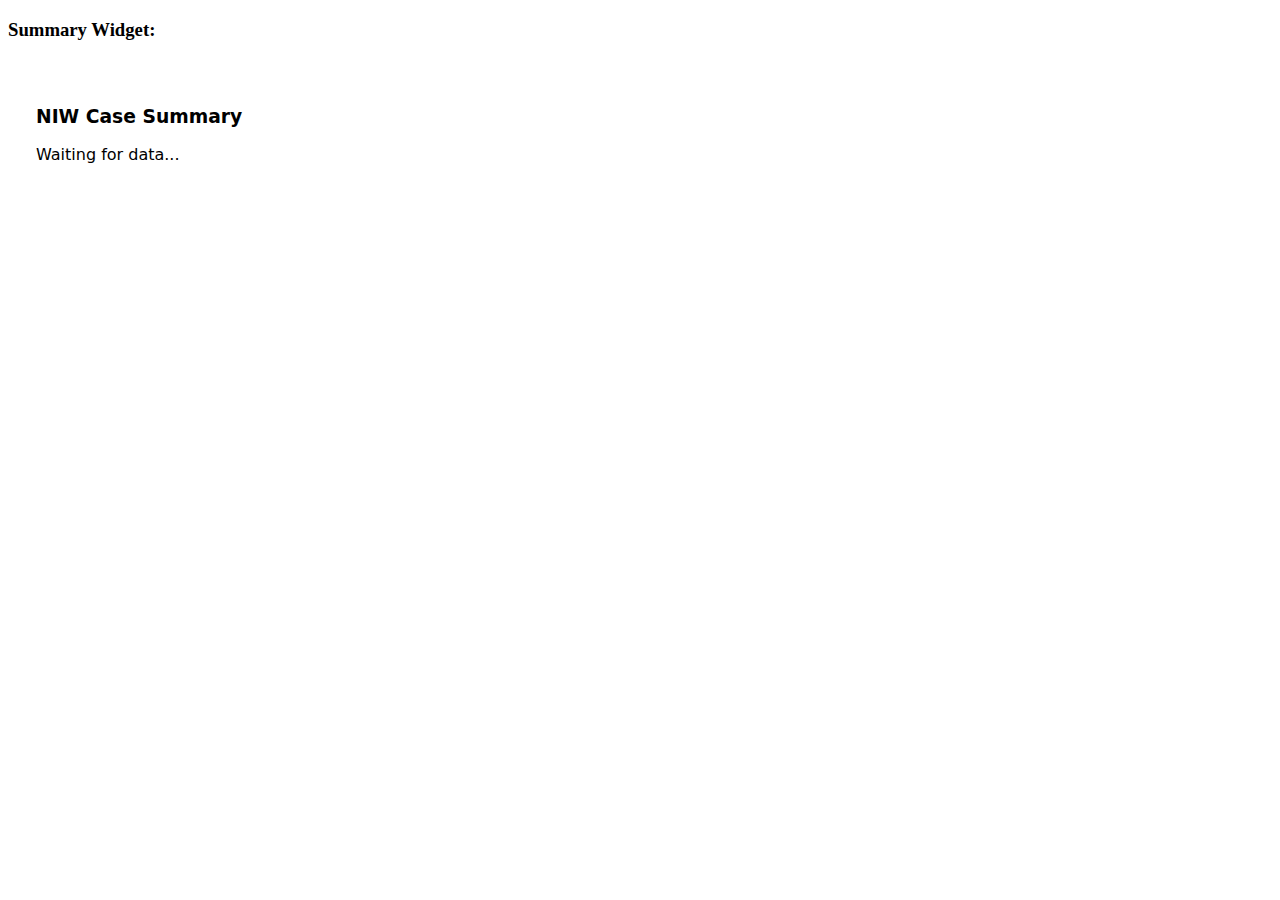
<file: response.html>
<!DOCTYPE html>
<html lang="en">
  <head>
    <meta charset="UTF-8" />
    <title>Response</title>
  </head>
  <body>
    <h3>Summary Widget:</h3>
    <iframe
      id="widgetFrame"
      src="niw_case_summary.html"
      style="width: 100%; height: 80vh; border: none"
    ></iframe>

    <script>
      const data = JSON.parse(localStorage.getItem("summaryData"));

      if (!data) {
        alert("No summary data found!");
      }

      // console.log(data);

      // Optional: listen for confirmation from widget
      window.addEventListener("message", (event) => {
        if (event.data.type === "widgetReady") {
          // console.log("Widget ready, sending data...");
          const output = document.getElementById("widgetFrame").contentWindow;
          output.postMessage({ type: "updateSummary", data }, "*");
        }
      });
    </script>
  </body>
</html>
</file>
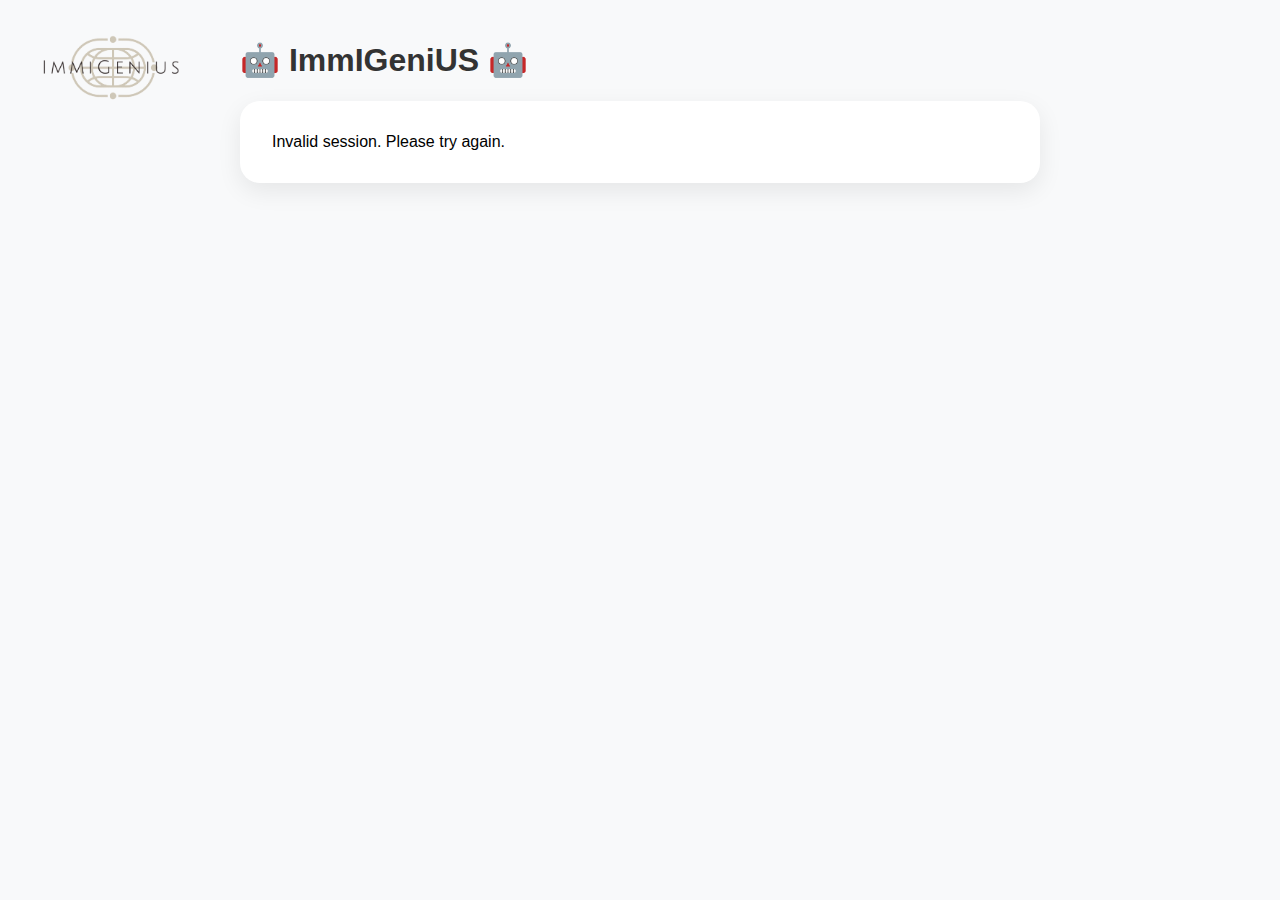
<file: return.html>
<!DOCTYPE html>
<html lang="en">
  <head>
    <meta charset="UTF-8" />
    <meta name="viewport" content="width=device-width, initial-scale=1.0" />
    <meta
      name="description"
      content="Confirmation page for Immigenius I-485 preparation payment & Report"
    />
    <title>NIW Eligibility Report</title>
    <link rel="stylesheet" href="style.css" />
    <script src="return.js" defer></script>
    <style>
      body {
        font-family: "Segoe UI", Tahoma, Geneva, Verdana, sans-serif;
        background-color: #f8f9fa;
      }
      iframe {
        width: 100%;
        height: 600px;
        border: 1px solid #ccc;
        border-radius: 10px;
      }
    </style>
  </head>
  <body>
    <img
      src="logo.png"
      alt="Logo"
      style="
        position: absolute;
        top: 2rem;
        left: 2rem;
        width: clamp(160px, 10vw, 120px);
        height: auto;
        max-width: 25vw;
        opacity: 0.95;
        object-fit: contain;
      "
    />
    <header>
       <h1 class="center">🤖 ImmIGeniUS 🤖 </h1> 
    </header>
    <main>
      <!-- <section id="loading" aria-live="polite">
        <p>Loading payment status...</p>
      </section> -->
      <section id="success" class="hidden" aria-live="polite">
        <h2>NIW Eligibility Report - by ImmIGeniUS 🤖 </h2>
        <!-- <p>
           A confirmation email will be sent to
          <span id="customer-email">your email</span>.
        </p> -->
       

        <!-- <h3>Summary Widget:</h3> -->
        <iframe id="widgetFrame" src="niw_case_summary.html"></iframe>
         <p>
          If you have any questions, please email
          <a href="mailto:support@immigenius.us">support@immigenius.us</a>.
        </p>
      </section>
      <section id="error-message" class="hidden" aria-live="polite">
        <h2>Oops, Something Went Wrong</h2>
        <p id="error-text">
          An error occurred. Please try again or contact support. Contact us at
          <a href="mailto:support@immigenius.us">support@immigenius.us</a>.
        </p>
        
      </section>
    </main>
  </body>
</html>
</file>
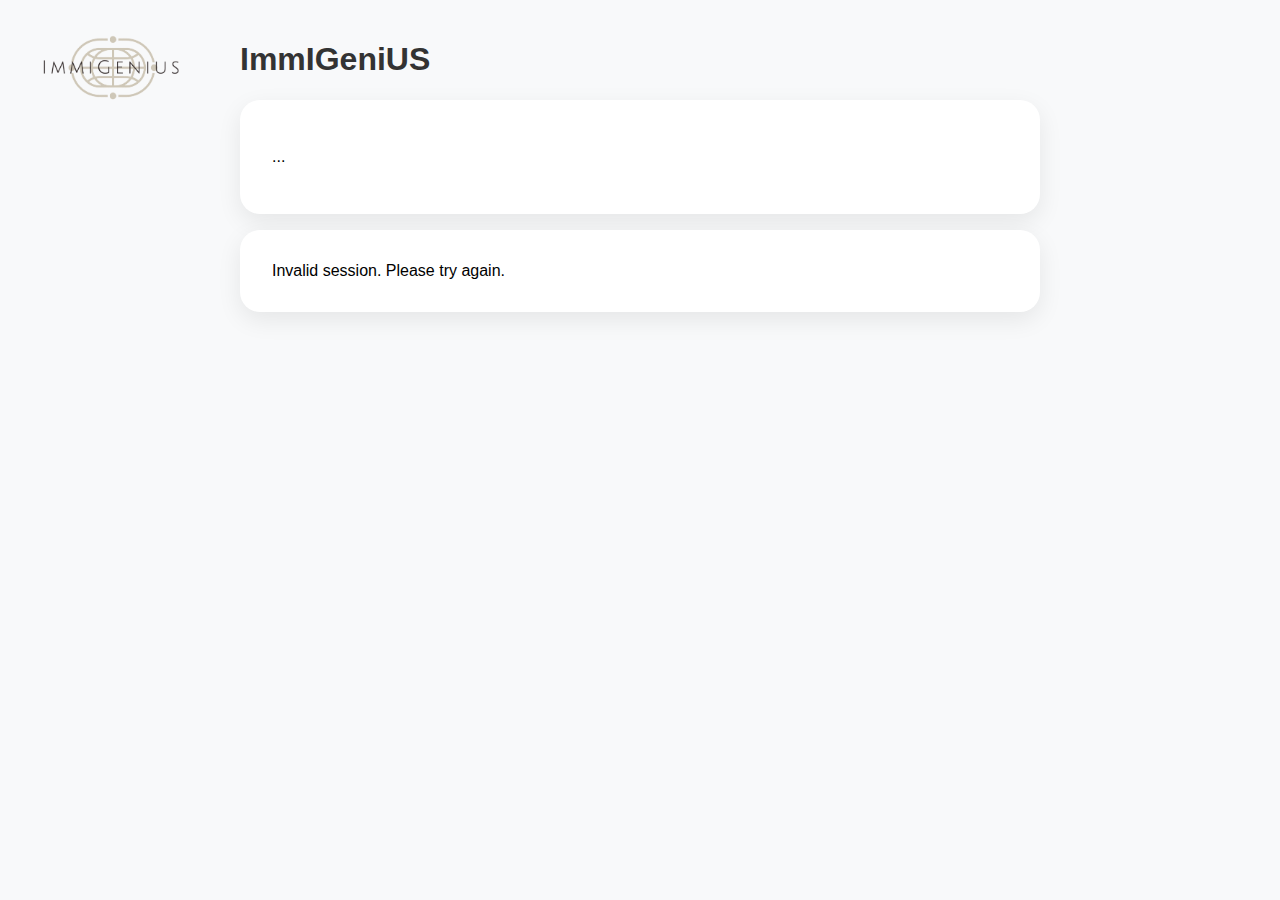
<file: return_bak.html>
<!DOCTYPE html>
<html lang="en">
  <head>
    <meta charset="UTF-8" />
    <meta name="viewport" content="width=device-width, initial-scale=1.0" />
    <meta
      name="description"
      content="Confirmation page for Immigenius I-485 preparation payment"
    />
    <title>NIW Eligibility Report</title>
    <link rel="stylesheet" href="style.css" />
    <script src="return.js" defer></script>
    <style>
      body {
        font-family: "Segoe UI", Tahoma, Geneva, Verdana, sans-serif;
        background-color: #f8f9fa;
      }
      iframe {
        width: 100%;
        height: 600px;
        border: 1px solid #ccc;
        border-radius: 10px;
      }
    </style>
  </head>
  <body>
    <img
      src="logo.png"
      alt="Logo"
      style="
        position: absolute;
        top: 2rem;
        left: 2rem;
        width: clamp(160px, 10vw, 120px);
        height: auto;
        max-width: 25vw;
        opacity: 0.95;
        object-fit: contain;
      "
    />
    <header>
       <h1 class="center"> ImmIGeniUS  </h1> 
    </header>
    <main>
      <section id="loading" aria-live="polite">
        <p>...</p>
      </section>
      <section id="success" class="hidden" aria-live="polite">
        <h2>NIW Eligibility Report - by ImmIGeniUS </h2>
        <h3>Summary Widget:</h3>
        <iframe id="widgetFrame" src="niw_case_summary.html"></iframe>
      </section>

      <section id="error-message" class="hidden" aria-live="polite">
        <h2>Oops, Something Went Wrong</h2>
        <p id="error-text">
          An error occurred. Please try again or contact support. Contact us at
          <a href="mailto:support@immigenius.us">support@immigenius.us</a>.
        </p>
        
      </section>
    </main>
  </body>
</html>
</file>
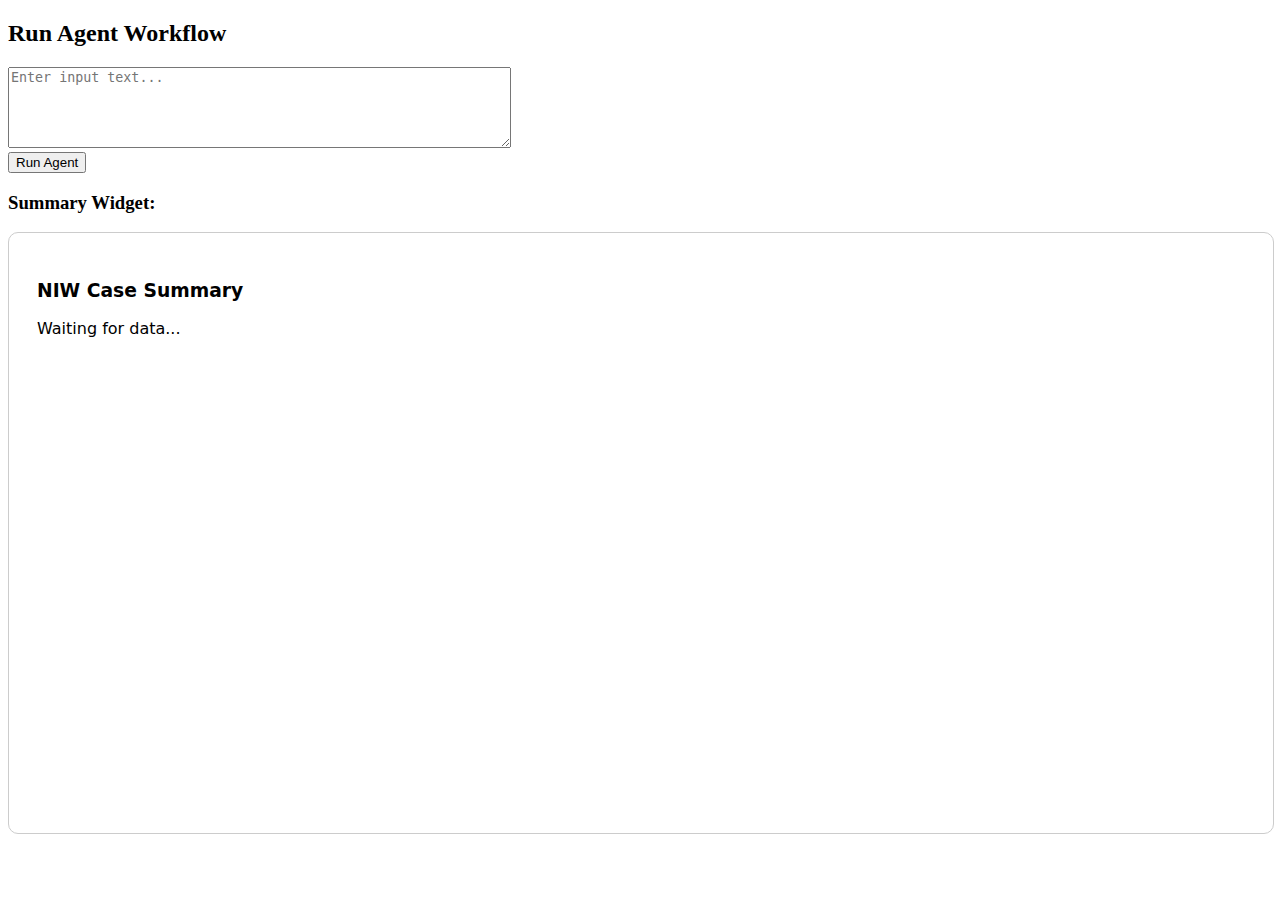
<file: test_ai_workflow.html>
<!DOCTYPE html>
<html>
  <head>
    <title>Agent Runner</title>
    <style>
      iframe {
        width: 100%;
        height: 600px;
        border: 1px solid #ccc;
        border-radius: 10px;
      }
    </style>
  </head>
  <body>
    <h2>Run Agent Workflow</h2>
    <textarea
      id="inputText"
      rows="5"
      cols="60"
      placeholder="Enter input text..."
    ></textarea
    ><br />
    <button id="runButton">Run Agent</button>

    <h3>Summary Widget:</h3>
    <iframe id="widgetFrame" src="niw_case_summary.html"></iframe>

    <script>
      document
        .getElementById("runButton")
        .addEventListener("click", async () => {
          const inputText = document.getElementById("inputText").value;
          const output = document.getElementById("widgetFrame").contentWindow;
          // TEST_COMMAND: curl -X POST http://18.224.158.29:8000/run-agent -H "Content-Type: application/json" -d '{"input_as_text": "test input"}'
          const response = await fetch(
            "https://api-i140.flyai.online/api-i140/run-agent",
            {
              method: "POST",
              headers: { "Content-Type": "application/json" },
              body: JSON.stringify({ input_as_text: inputText }),
            }
          );

          const result = await response.json();

          // Extract summarize_and_display result
          const summary = result.data?.summarize_and_display?.output_parsed;

          if (!summary) {
            alert("No summary data returned!");
            return;
          }

          // Send data to the widget inside the iframe
          output.postMessage({ type: "updateSummary", data: summary }, "*");
        });

      // Optional: listen for confirmation from widget
      window.addEventListener("message", (event) => {
        if (event.data.type === "widgetReady") {
          // console.log("Widget loaded and ready to receive data.");
        }
      });
    </script>
  </body>
</html>
</file>
<file: style.css>
.hidden {
  display: none;
}
body {
  font-family: Arial, sans-serif;
  background-color: #ffffff; /* Immigenius logo background color */
  margin: 0;
  padding: 20px;
}
header,
main {
  max-width: 800px;
  margin: 0 auto;
}
section {
  padding: 2rem;
  border-radius: 1.25rem;
  background: #ffffff;
  box-shadow: 0 8px 25px rgba(0, 0, 0, 0.08);
  border: none;
  transition: all 0.3s ease;
  margin: 1rem 0;
}

section:hover {
  transform: translateY(-4px);
  box-shadow: 0 12px 30px rgba(0, 0, 0, 0.12);
  background: linear-gradient(145deg, #ffffff, #f8f9fb);
}

h1,
h2 {
  color: #333;
}
#checkout {
  min-height: 400px; /* Ensure space for Stripe form */
}
@media (max-width: 600px) {
  section {
    padding: 10px;
  }
}
</file>
